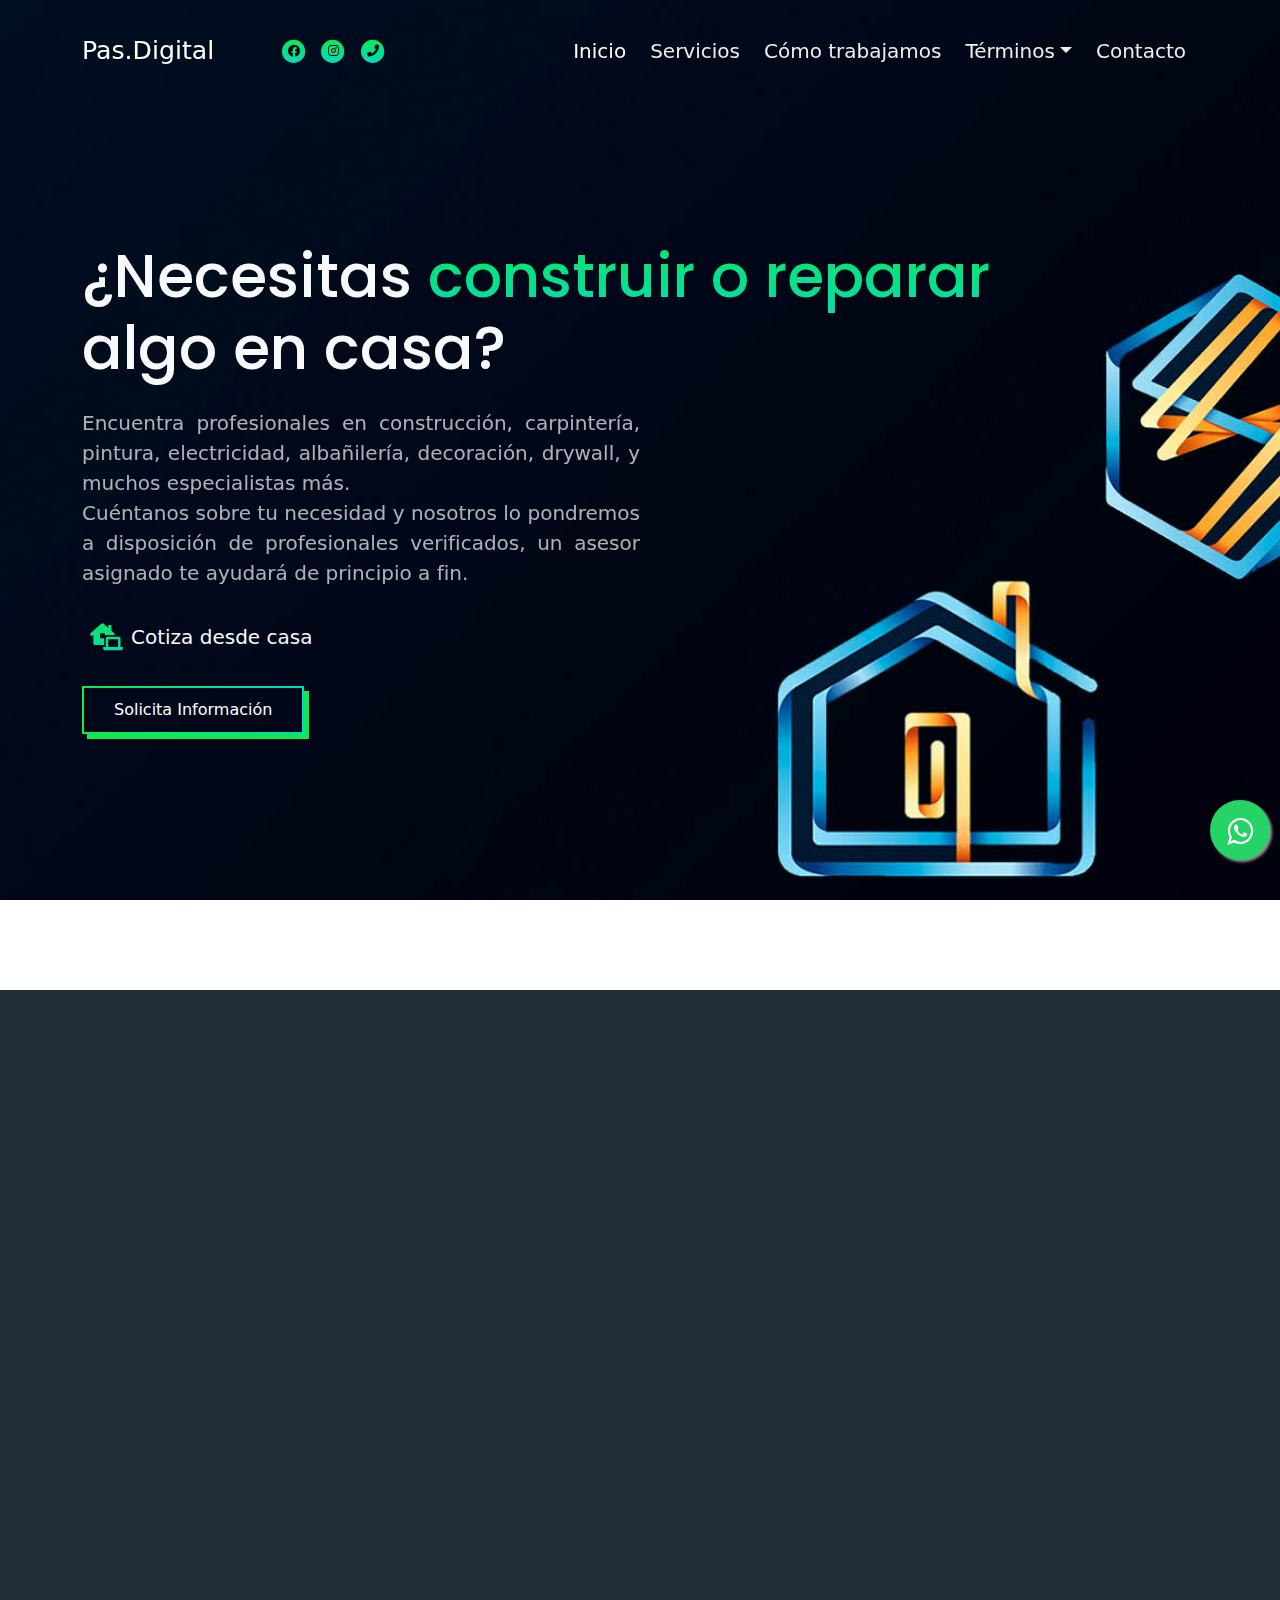
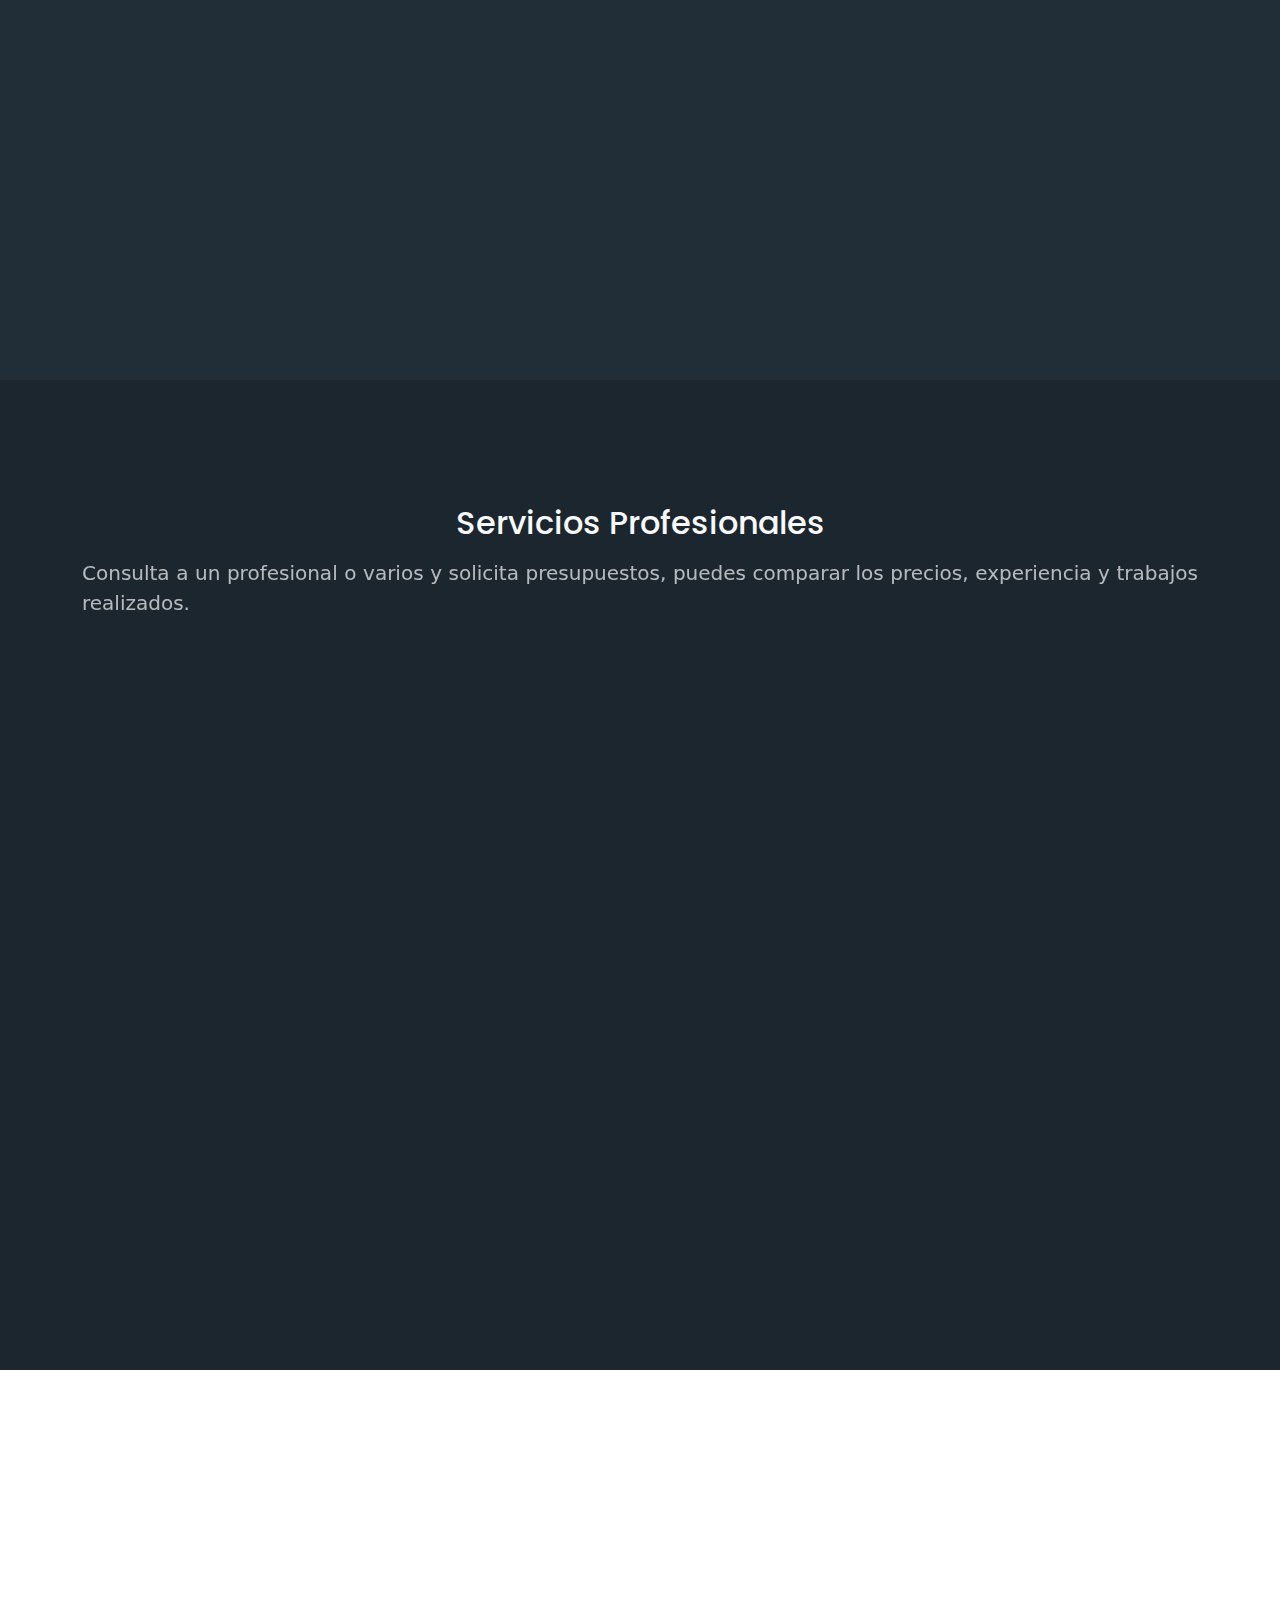
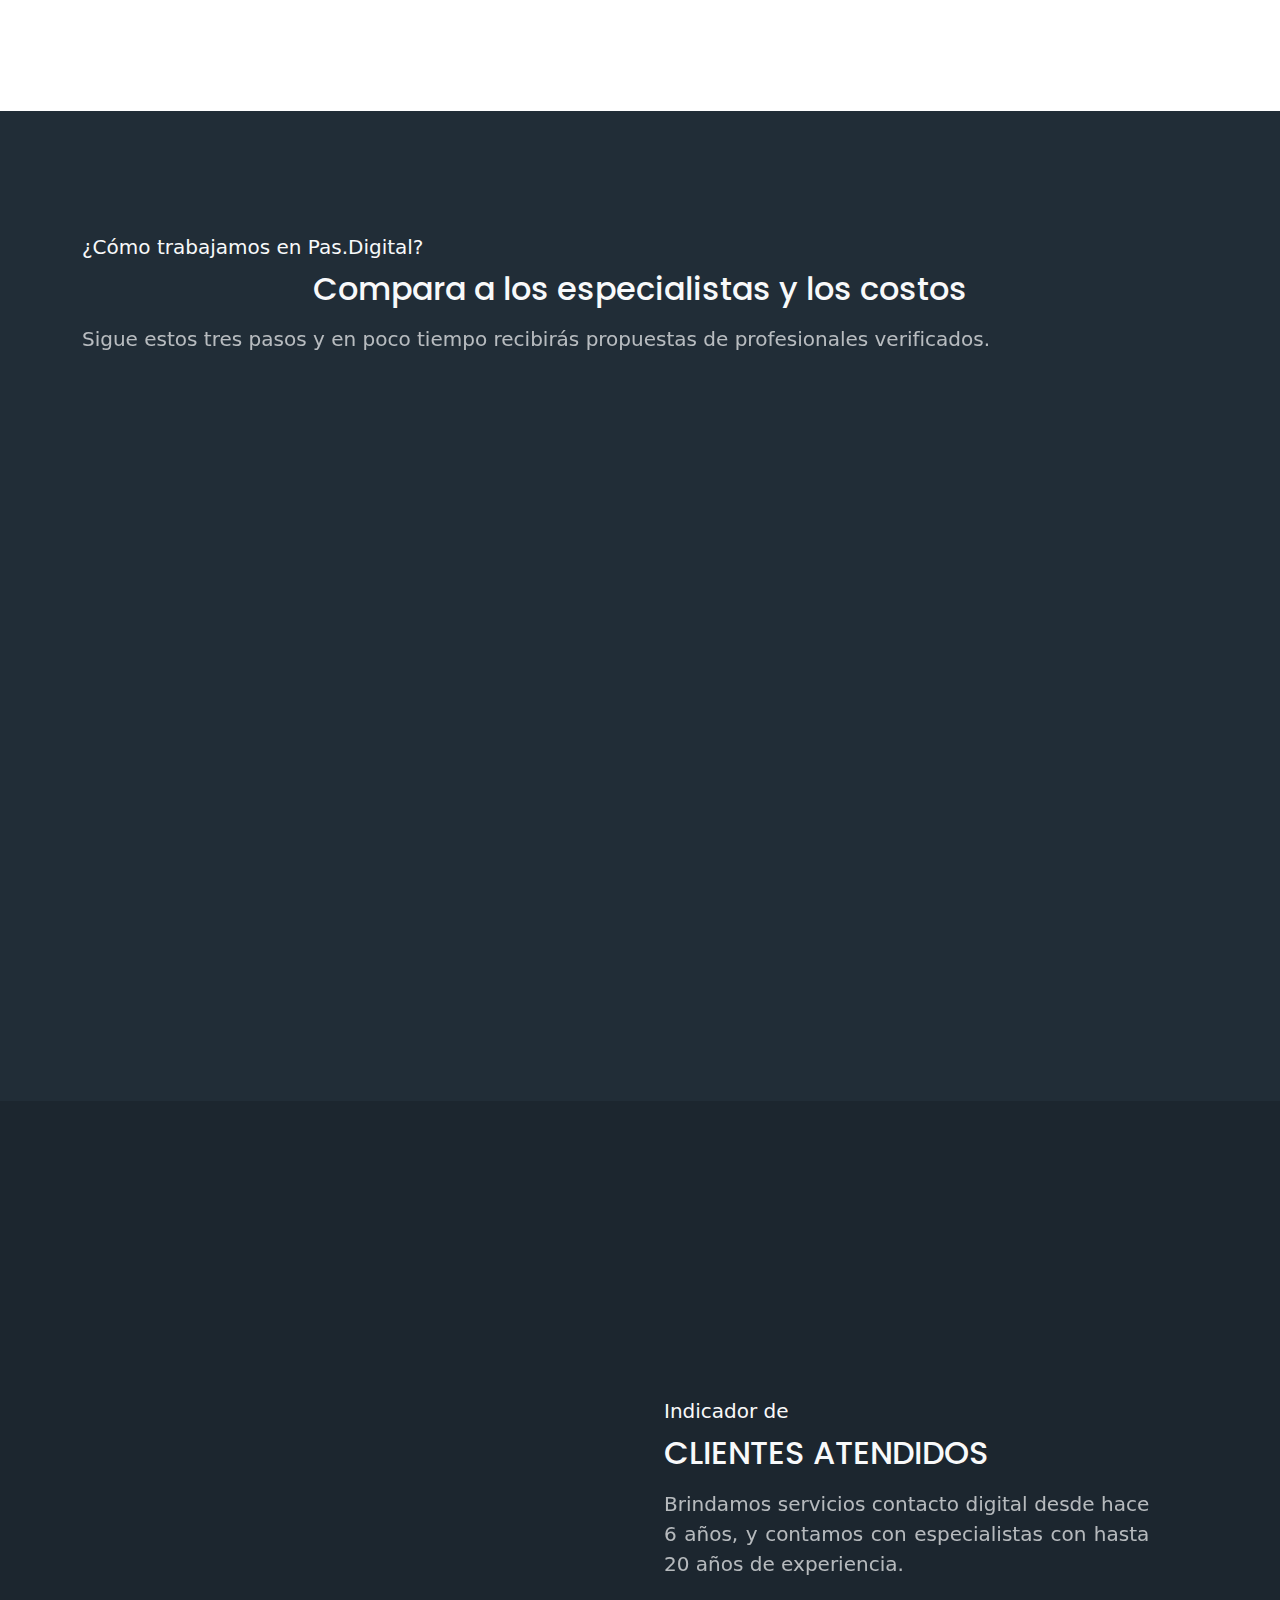
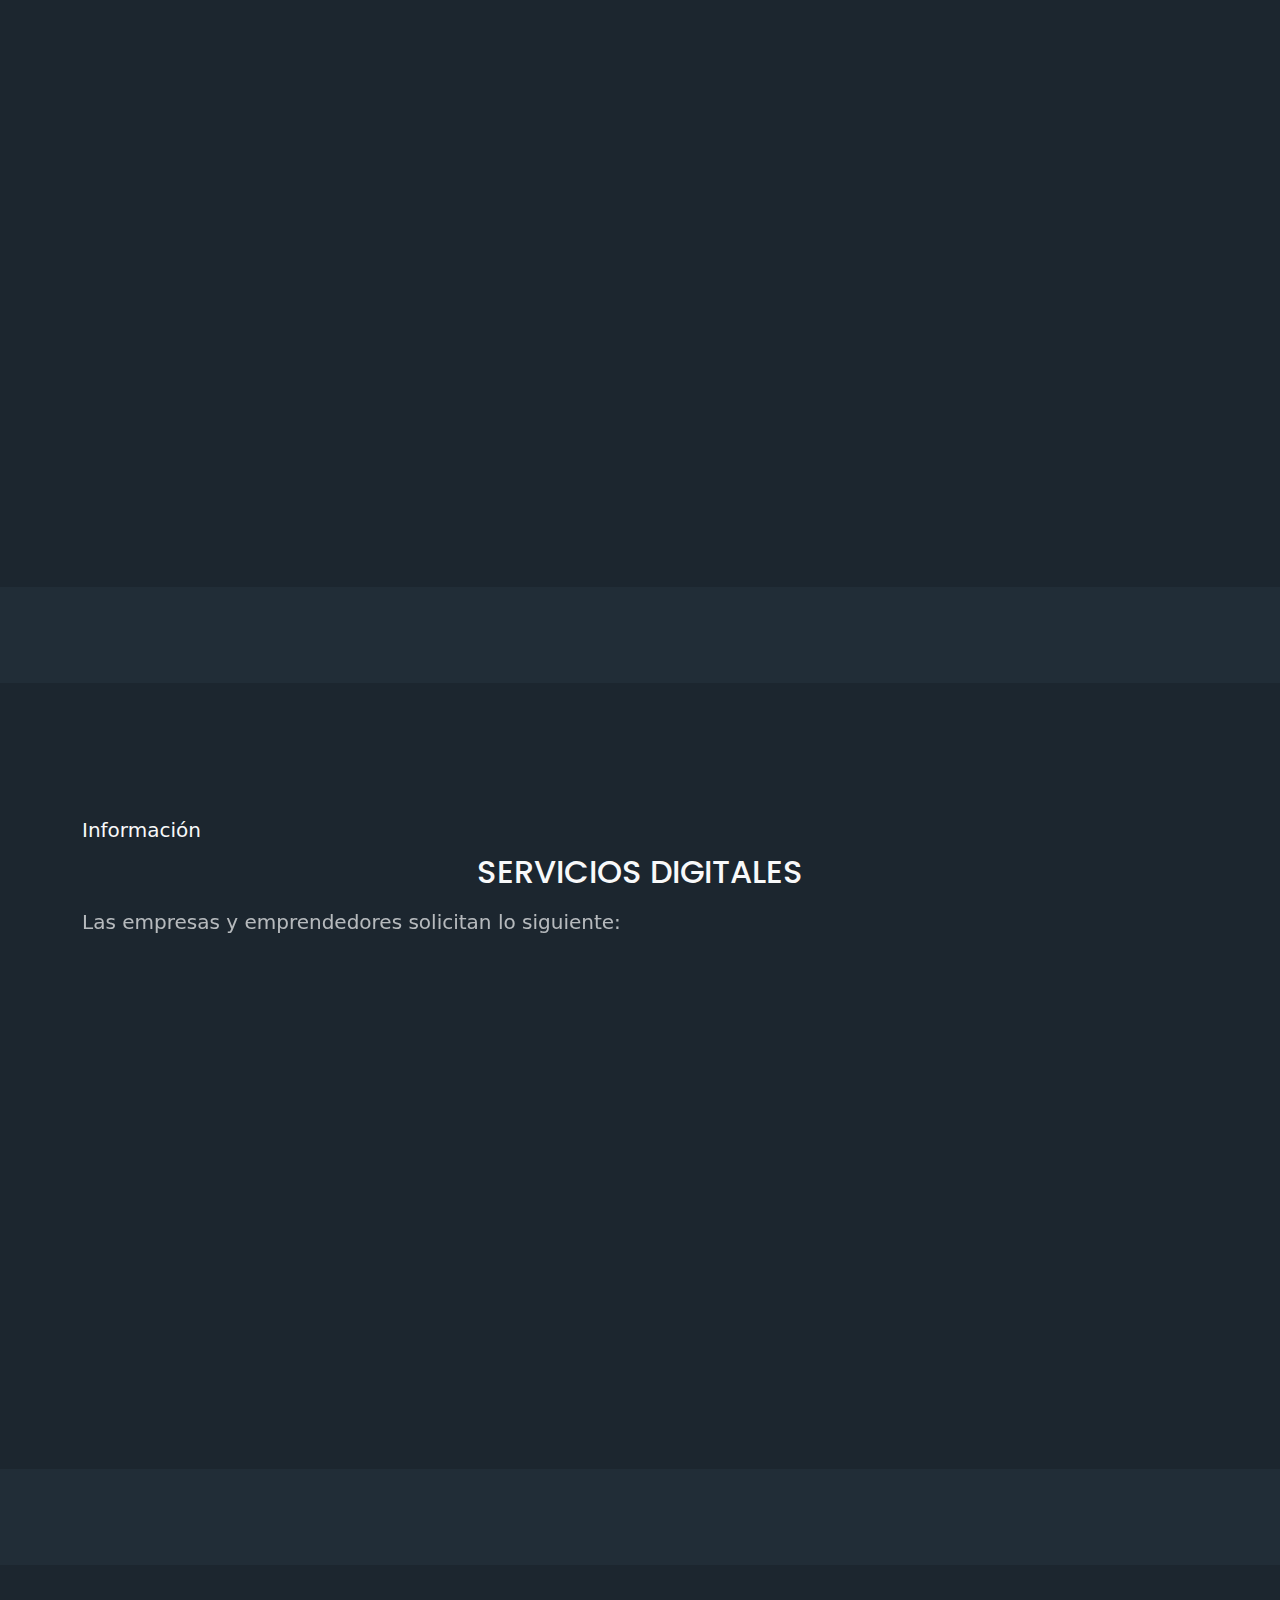
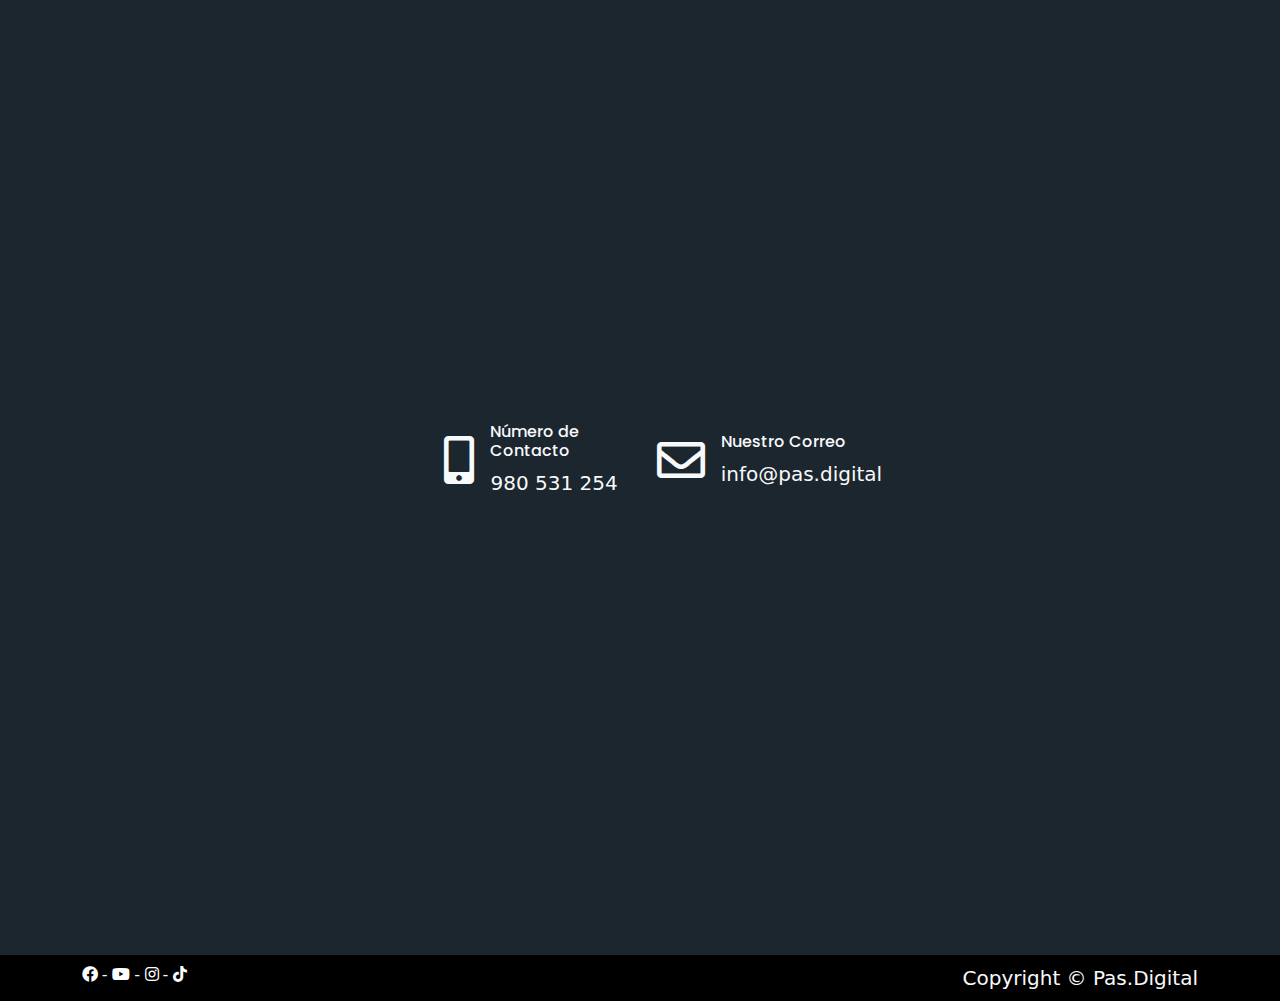
<file: index.html>
<!DOCTYPE html>
<html lang="es">
<head>

    <!-- Google tag (gtag.js) -->
<script async src="https://www.googletagmanager.com/gtag/js?id=G-1L8D02NR7X"></script>
<script>
  window.dataLayer = window.dataLayer || [];
  function gtag(){dataLayer.push(arguments);}
  gtag('js', new Date());

  gtag('config', 'G-1L8D02NR7X');
</script>

    <meta charset="UTF-8">
    <meta name="viewport" content="width=device-width, initial-scale=1, shrink-to-fit=no">

    <!-- SEO Meta Tags -->
    <meta name="description" content="Servicios generales en Perú. encuentra profesionales en construcción, carpintería, pintura, electricidad, albañilería, decoración, drywall, gasfitería, limpieza, y muchos especialistas más.
    Cuéntanos sobre tu necesidad y nosotros lo pondremos a disposición de profesionales verificados y brindarte la mejor oferta, un asesor te brindará ayuda de principio a fin.
     ">
    <meta name="author" content="Contratista en Lima-Perú">

    <!-- OG Meta Tags to improve the way the post looks when you share the page on Facebook, Twitter, LinkedIn -->
	<meta property="og:site_name" content="capintero en lima" /> <!-- website name -->
	<meta property="og:site" content="pintor en lima" /> <!-- website link -->
	<meta property="og:title" content="Especialistas en Construcción y Mantenimiento"/> <!-- title shown in the actual shared post -->
	<meta property="og:description" content="Encuentra profesionales en construcción, carpintería, pintura, electricidad, albañilería, decoración, drywall, gasfitería, limpieza, y muchos especialistas más en Lima - Perú" /> <!-- description shown in the actual shared post -->
	<meta property="og:image" content="" /> <!-- image link, make sure it's jpg -->
	<meta property="og:url" content="" /> <!--  -->
	<meta name="twitter:card" content="summary_large_image"> <!-- to have large image post format in Twitter -->

    <!-- Webpage Title -->
    <title>Servicios Generales en Lima - Perú</title>

    <!-- Styles -->
    <link href="https://fonts.googleapis.com/css2?family=Poppins:wght@400;500;700&display=swap" rel="stylesheet">
    <link href="./css/bootstrap.min.css" rel="stylesheet">
    <link href="./css/fontawesome-all.min.css" rel="stylesheet">
    <link href="./css/aos.min.css" rel="stylesheet">
    <link href="./css/swiper.css" rel="stylesheet">
    <link href="./css/style.css" rel="stylesheet">

    <!-- Favicon -->
    <link rel="icon" href="./assets/images/favicon.png">

     <!--Whatsapp-->
    <link rel="stylesheet" href="css/whapp.css">

       <!--Favicon encabezado y navegador-->
    <link rel="icon" type="image/png" href="./assets/images/favicon.png">
   
<!-- Google tag (gtag.js) -->
<script async src="https://www.googletagmanager.com/gtag/js?id=G-JC524TKKWW">
</script>
<script>
  window.dataLayer = window.dataLayer || [];
  function gtag(){dataLayer.push(arguments);}
  gtag('js', new Date());

  gtag('config', 'G-JC524TKKWW');
</script>

</head>
<body>
    
    <!-- whatsapp -->
  <link rel="stylesheet" href="https://maxcdn.bootstrapcdn.com/font-awesome/4.5.0/css/font-awesome.min.css">
  <a href="https://api.whatsapp.com/send?phone=51980531254&text=Hola,%20tengo%20una%20consulta" class="float" target="_blank">
  <i class="fa fa-whatsapp my-float"></i>
  </a>

    <!-- Navigation -->
    <nav id="navbar" class="navbar navbar-expand-lg fixed-top navbar-dark" aria-label="Main navigation">
        <div class="container">

            <!-- Image Logo -->
            <!-- <a class="navbar-brand logo-image" href="index.html"><img src="images/logo.svg" alt="alternative"></a> -->

            <!-- Text Logo - Use this if you don't have a graphic logo -->
            <a class="navbar-brand logo-text" href="https://pas.digital/">Pas.Digital

              

            </a>

            <span class="nav-item social-icons">
                <span class="fa-stack">
                    <a href="https://m.facebook.com/pasdigital1" target="_blank">
                        <i class="fas fa-circle fa-stack-2x"></i>
                        <i class="fab fa-facebook-f fa-stack-1x"></i>

                    </a>
                </span>
            
     

                <span class="fa-stack">
                    <a href="https://www.instagram.com/pas.digital_/" target="_blank">
                        <i class="fas fa-circle fa-stack-2x"></i>
                        <i class="fab fa-instagram fa-stack-1x"></i>

                    </a>
                </span>
          

                <span class="fa-stack">
                    <a href="tel:+51980531254">
                        <i class="fas fa-circle fa-stack-2x"></i>
                        <i class="fas fa-phone fa-stack-1x"></i>
                        
                    </a>
                </span>
            </span>

            <button class="navbar-toggler p-0 border-0" type="button" id="navbarSideCollapse" aria-label="Toggle navigation">
                <span class="navbar-toggler-icon"></span>
            </button>

            <div class="navbar-collapse offcanvas-collapse" id="navbarsExampleDefault" >
                <ul class="navbar-nav ms-auto navbar-nav-scroll">
                    <li class="nav-item">
                        <a class="nav-link active" href="https://pas.digital/">Inicio</a>
                    </li>
                  
                    <li class="nav-item">
                        <a class="nav-link" href="#services">Servicios</a>
                    </li>
                    <li class="nav-item">
                        <a class="nav-link" href="#plans">Cómo trabajamos</a>
                    </li>
        
                    <li class="nav-item dropdown">
                        <a class="nav-link dropdown-toggle" id="dropdown01" data-bs-toggle="dropdown" aria-expanded="false" href="#">Términos</a>
                        
                        <ul class="dropdown-menu" aria-labelledby="dropdown01">

                            <!--desplegable submenu
                            <li><a class="dropdown-item" href="article.html">Detalles de Uso</a></li>
                            -->

                            <li><div class="dropdown-divider"></div></li>
                            <li><a class="dropdown-item" href="./es/Terminos/Proteccion-De-Datos-Personales-y-Condiciones-De-Uso-De-Pas.Digital.html">Terminos y Condiciones</a></li>
                            <li><div class="dropdown-divider"></div></li>
                            <li><a class="dropdown-item" href="./es/simulador/prestamo.html">Simulador</a></li>
                        </ul>
                    </li>
                    <li class="nav-item">
                        <a class="nav-link" href="#contact">Contacto</a>
                    </li>
                </ul>
               
            </div> <!-- end of navbar-collapse -->
        </div> <!-- end of container -->
    </nav> <!-- end of navbar -->
    <!-- end of navigation -->


    <!-- Home -->
    <section class="home py-5 d-flex align-items-center" id="header">

     

        <div class="container text-light py-5"  data-aos="fade-right"> 

          

            <h1 >¿Necesitas  <span class="home_text">construir o reparar </span><br>algo en casa?</h1>
            <p class="para para-light py-3">Encuentra profesionales en construcción, carpintería, pintura, electricidad, albañilería, decoración, drywall, y muchos especialistas más.
            </br>
            Cuéntanos sobre tu necesidad y nosotros lo pondremos a disposición de profesionales verificados, un asesor asignado te ayudará de principio a fin.
            </p>
            <div class="d-flex align-items-center">
                <p class="p-2"><i class="fas fa-laptop-house fa-lg"></i></p>
                <p>Cotiza desde casa </p>  
            </div>
<!-- 
            <div class="d-flex align-items-center">
                <p class="p-2"><i class="fas fa-wifi fa-lg"></i></p>
                <p>Conectados todos los días  </p>  
            </div>
-->
            <div class="my-3">
                <a class="btn" href="https://api.whatsapp.com/send?phone=51980531254&text=Hola,%20tengo%20una%20consulta" target="_blank">Solicita Información</a>
            </div>
          
        </div> <!-- end of container -->

     
    </section> <!-- end of home -->

 <!-- creditos -->
 <section class="about d-flex align-items-center text-light py-5" id="about">
    <div class="container" >
        <div class="row d-flex align-items-center">
            <div class="col-lg-7" data-aos="fade-right">
                <p>Nos Asociamos</p>
                <h1>Para impulsar <br>tu proyecto</h1>
                <p class="py-2 para-light">Vinculamos las necesidades de mantenimiento, reparaciones, remodelaciones y construcción en general con profesionales recomendados por la comunidad de usuarios.</p>
                <p class="py-2 para-light">Adicionalmente, realizamos evaluaciones para calificar el buen trabajo de nuestros especialistas.</p>

                <div class="my-3">
                    <a class="btn" href="https://api.whatsapp.com/send?phone=51980531254&text=Hola,%20tengo%20una%20consulta" target="_blank">Más Información</a>
                </div>
            </div>
            <div class="col-lg-5 text-center py-4 py-sm-0" data-aos="fade-down"> 
                <img class="img-fluid" src="./assets/images/about.png" alt="about" >
            </div>
        </div> <!-- end of row -->
    </div> <!-- end of container -->
</section> <!-- end of about -->


    <!-- Services -->
    <section class="services d-flex align-items-center py-5" id="services">
        <div class="container text-light">
            <div class="text-center pb-4" >
            
                <h2 class="py-2">Servicios Profesionales</h2>
                <p class="para-light">Consulta a un profesional o varios y solicita presupuestos, puedes comparar los precios, experiencia y trabajos realizados.</p>
            </div>
            <div class="row gy-4 py-2" data-aos="zoom-in">
                <div class="col-lg-4">
                    <div class="card bg-transparent">
                        <i class="fas fa-user fa-2x"></i>
                        <h4 class="py-2">ALBAÑIL</h4>
                        <p class="para-light">Construye las paredes interiores y exteriores de cualquier establecimiento.</p>
                    </div>
                </div>
                <div class="col-lg-4">
                    <div class="card bg-transparent">
                        <i class="fas fa-user fa-2x"></i>
                        <h4 class="py-2"> CARPINTERO</h4>
                        <p class="para-light">Trabajo con la madera, creación de elementos para la construcción o a la elaboración de muebles.</p>
                    </div>                    
                </div>
                <div class="col-lg-4">
                    <div class="card bg-transparent">
                        <i class="fas fa-user fa-2x"></i>
                        <h4 class="py-2">PINTOR</h4>
                        <p class="para-light">Pintar paredes, equipos, edificios y superficies de otro tipo de estructuras utilizando los mejores materiales.</p>
                    </div>                    
                </div>
                <div class="col-lg-4">
                    <div class="card bg-transparent">
                        <i class="fas fa-user fa-2x"></i>
                        <h4 class="py-2">ELECTRICISTA</h4>
                        <p class="para-light">Mantenimiento y reparación de instalaciones eléctricas y otros aparatos y equipos en edificios, fábricas u otros lugares.</p>
                    </div>                    
                </div>
                <div class="col-lg-4">
                    <div class="card bg-transparent">
                        <i class="fas fa-user fa-2x"></i>
                        <h4 class="py-2">DRYWALL</h4>
                        <p class="para-light">Forma rápida, eficiente y de bajo costo para construir, se puede emplear para diversos usos y construcciones.</p>
                    </div>                    
                </div>
                <div class="col-lg-4">
                    <div class="card bg-transparent">
                        <i class="fas fa-users fa-2x"></i>
                        <h4 class="py-2">OTROS SERVICIOS</h4>
                        <p class="para-light">Podemos cotizar los servicios de mecánicos, personal de limpieza, abogados, ingenieros, enfermeros, entre otros.</p>
                    </div>                    
                </div>
            </div> <!-- end of row -->
        </div> <!-- end of container -->
    </section> <!-- end of services -->


    <!-- Information -->
    <section class="information">
        <div class="container-fluid">  
            <div class="row text-light">
                <div class="col-lg-4 text-center p-5" data-aos="zoom-in">
                    <i class="fas fa-globe fa-3x p-2"></i>
                    <h4 class="py-3">Compara las ofertas</h4>
                    <p class="para-light">Ofrecemos cotizaciones de especialistas verificados, puedes escoger los mejores precios de acuerdo al mercado.</p>
                </div>
                <div class="col-lg-4 text-center p-5"  data-aos="zoom-in">
                    <i class="fas fa-clock fa-3x p-2"></i>
                    <h4 class="py-3">Tiempos acordados</h4>
                    <p class="para-light">Desarrollamos tu proyecto en tiempos acorde a su necesidad.</p>
                </div>
                <div class="col-lg-4 text-center p-5 text-dark"  data-aos="zoom-in"> 
                    <i class="fas fa-headset fa-3x p-2"></i>
                    <h4 class="py-3">Sorporte 24/7 </h4>
                    <p class="para-light">Te brindamos ayuda de principio a fin con un asesor asignado, para actualizar o agregar nuevos requerimientos. </p>
                </div>
            </div>
        </div> <!-- end of container -->
    </section> <!-- end of information -->
    






    <!-- Plans -->
    <section class="plans d-flex align-items-center py-5" id="plans">
        <div class="container text-light" >
            <div class="text-center pb-4">
                <p>¿Cómo trabajamos en Pas.Digital?</p>
                <h2 class="py-2">Compara a los especialistas y los costos</h2>
                <p class="para-light">Sigue estos tres pasos y en poco tiempo recibirás propuestas de profesionales verificados.</p>
            </div>
            <div class="row gy-4" data-aos="zoom-in">
                <div class="col-lg-4">
                    <div class="card bg-transparent px-4">
                        <h4 class="py-2">Dinos que necesitas</h4>
                        <p class="py-3">Cuéntanos sobre tu necesidad y nosotros buscamos los profesionales adecuados</p>
                        <div class="block d-flex align-items-center">
                            <p class="pe-2"><i class="far fa-check-circle fa-1x"></i></p>
                            <p>Un asesor asignado</p>
                        </div>
                        <div class="block d-flex align-items-center">
                            <p class="pe-2"><i class="far fa-check-circle fa-1x"></i></p>
                            <p>Analizamos su solicitud</p>
                        </div>
                        <div class="block d-flex align-items-center">
                            <p class="pe-2"><i class="far fa-check-circle fa-1x"></i></p>
                            <p>Buscamos profesionales</p>
                        </div>
                        <div class="block d-flex align-items-center">
                            <p class="pe-2"><i class="far fa-check-circle fa-1x"></i></p>
                            <p>Comparamos ofertas </p>
                        </div>
                        <h4 class="py-3">Revisión del requerimiento </h4>
                        <div class="my-3">
                            <a class="btn" href="https://api.whatsapp.com/send?phone=51980531254&text=Hola,%20tengo%20una%20consulta" target="_blank" >Cotizar</a>
                        </div>
                    </div>  
                </div>

                <div class="col-lg-4">
                    <div class="card bg-transparent px-4">
                        <h4 class="py-2">Multiples propuestas</h4>
                        <p class="py-3">Conversa y resuelve dudas a través de nuestro chat. Compara reputación, experiencia y presupuestos.</p>
                        <div class="block d-flex align-items-center">
                            <p class="pe-2"><i class="far fa-check-circle fa-1x"></i></p>
                            <p>Todo medio de comunicación </p>
                        </div>
                        <div class="block d-flex align-items-center">
                            <p class="pe-2"><i class="far fa-check-circle fa-1x"></i></p>
                            <p>Información del especialista</p>
                        </div>
                        <div class="block d-flex align-items-center">
                            <p class="pe-2"><i class="far fa-check-circle fa-1x"></i></p>
                            <p>Descripción del trabajo </p>
                        </div>
                        <div class="block d-flex align-items-center">
                            <p class="pe-2"><i class="far fa-check-circle fa-1x"></i></p>
                            <p>Propuestas y costos</p>
                        </div>
                       
                        <h4 class="py-3">Evalúa la propuesta</h4>
                        <div class="my-3">
                            <a class="btn" href="https://api.whatsapp.com/send?phone=51980531254&text=Hola,%20tengo%20una%20consulta" target="_blank" >Cotizar</a>
                        </div>
                    </div>  
                </div>

                <div class="col-lg-4">
                    <div class="card bg-transparent px-4" >
                        <h4 class="py-2">Manos a la obra</h4>
                        <p class="py-3">Cuando tengas toda la información, contrata y abona de manera segura. </p>
                        <div class="block d-flex align-items-center">
                            <p class="pe-2"><i class="far fa-check-circle fa-1x"></i></p>
                            <p>Contrata el servicio</p>
                        </div>
                
                        <div class="block d-flex align-items-center">
                            <p class="pe-2"><i class="far fa-check-circle fa-1x"></i></p>
                            <p>Orientación del asesor</p>
                        </div>
                        <div class="block d-flex align-items-center">
                            <p class="pe-2"><i class="far fa-check-circle fa-1x"></i></p>
                            <p>Interacción con el especialista</p>
                        </div>
                        <div class="block d-flex align-items-center">
                            <p class="pe-2"><i class="far fa-check-circle fa-1x"></i></p>
                            <p>Verificación del trabajo</p>
                        </div>
                
                        <h4 class="py-3">Validación de satisfacción</h4>
                        <div class="my-3">
                            <a class="btn" href="https://api.whatsapp.com/send?phone=51980531254&text=Hola,%20tengo%20una%20consulta" target="_blank" >Cotizar</a>                    
                        </div>
                    </div>  
                </div>
            </div> <!-- end of row -->
        </div> <!-- end of container -->
    </section> <!-- end of plans -->

    <!--espacio oscuto-->
    <div class="slider-1 testimonial text-light py-5"></div>


   



    <!-- Work -->
    <section class="work d-flex align-items-center py-5" >
        <div class="container-fluid text-light">
            <div class="row">
                <div class="col-lg-6 d-flex align-items-center" data-aos="fade-right">
                    <img class="img-fluid" src="./assets/images/construccion-carpintero-pintor-lima-peru.jpg" alt="work">        
                </div>
                <div class="col-lg-5 d-flex align-items-center px-4 py-3" data-aos="">
                    <div class="row">
                        <div class="text-center text-lg-start py-4 pt-lg-0">
                            <p>Indicador de</p>
                            <h2 class="py-2">CLIENTES ATENDIDOS</h2>
                            <p class="para-light">Brindamos servicios contacto digital desde hace 6 años, y contamos con especialistas con hasta 20 años de experiencia.</p>
                        </div>
                        <div class="container" data-aos="fade-up">
                            <div class="row g-5">
                                <div class="col-6 text-start" >
                                    <i class="fas fa-briefcase fa-2x text-start"></i>
                                    <h2 class="purecounter" data-purecounter-start="0" data-purecounter-end="1058" data-purecounter-duration="3">1</h2>
                                    <p>SERVICIOS BRINDANOS</p>
                                </div>
                                <div class="col-6" >
                                    <i class="fas fa-globe fa-2x"></i>
                                    <h2 class="purecounter" data-purecounter-start="0" data-purecounter-end="10" data-purecounter-duration="3">1</h2>
                                    <p>DISTRITOS ATENDIDOS</p>
                                </div>
                                <div class="col-6">
                                    <i class="fas fa-users fa-2x"></i>
                                    <h2 class="purecounter" data-purecounter-start="0" data-purecounter-end="120" data-purecounter-duration="3">1</h2>
                                    <p>ESPECIALISTAS VERIFICADOS</p>
                                </div>
                                <div class="col-6">
                                    <i class="fas fa-calendar fa-2x"></i>
                                    <h2 class="purecounter" data-purecounter-start="0" data-purecounter-end="6" data-purecounter-duration="3">1</h2>
                                    <p>AÑOS EN ACTIVIDAD</p>
                                </div>
                            </div>
                        </div> <!-- end of container -->
                    </div> <!-- end of row -->
                </div> <!-- end of col-lg-5 -->
            </div> <!-- end of row -->
        </div> <!-- end of container -->
    </section> <!-- end of work -->

   <!-- Espacio gris claro -->
   <section class="newsletter text-light py-5">
    <div class="container">
      
    </div> <!-- end of container -->
   </section> <!-- end of newsletter -->


    <!-- Servicios solicitados -->
    <div class="slider-1 testimonial text-light d-flex align-items-center">
        <div class="container">
            <div class="row">
                <div class="text-center w-lg-75 m-auto pb-4">
                    <p>Información</p>
                    <h2 class="py-2">SERVICIOS DIGITALES</h2>
                    <p class="para-light">Las empresas y emprendedores solicitan lo siguiente:</p>
                </div>
            </div> <!-- end of row -->
            <div class="row p-2" data-aos="zoom-in">
                <div class="col-lg-12">

                    <!-- Card Slider -->
                    <div class="slider-container">
                        <div class="swiper-container card-slider">
                            <div class="swiper-wrapper">
                                
                                <!-- Slide -->
                                <div class="swiper-slide">
                                    <div class="testimonial-card p-4">
                                        <p>Impulso mediante Redes Sociales</p>
                                    
                                        <div class="d-flex pt-4">
                                            <div>
                                                <img class="avatar" src="./assets/images/testimonial-1.jpg" alt="testimonial">
                                            </div>
                                            <div class="ms-3 pt-2">
                                                <h6>Whatsap Bussines</h6>
                                                <p>Configuración para la atención del cliente</p>
                                            </div>
                                        </div>
                                    </div>
                                </div> <!-- end of swiper-slide -->
                                <!-- end of slide -->
        
                                <!-- Slide -->
                                <div class="swiper-slide">
                                    <div class="testimonial-card p-4">
                                        <p>Creación cuenta TikTok, se ha vuelto muy popular los videos mediante esta red social.</p>
                                        <div class="d-flex pt-4">
                                            <div>
                                                <img class="avatar" src="./assets/images/testimonial-2.jpg" alt="testimonial">
                                            </div>
                                            <div class="ms-3 pt-2">
                                                <h6>TikTok</h6>
                                                <p>Cuentas personas y empresas</p>
                                            </div>
                                        </div>
                                    </div>
                                </div> <!-- end of swiper-slide -->
                                <!-- end of slide -->
        
                                <!-- Slide -->
                                <div class="swiper-slide">
                                    <div class="testimonial-card p-4">
                                        <p>Creación paginas de Facebook e Instagram</p>
                                        <div class="d-flex pt-4">
                                            <div>
                                                <img class="avatar" src="./assets/images/testimonial-3.jpg" alt="testimonial">
                                            </div>
                                            <div class="ms-3 pt-2">
                                                <h6>Facebook / Instagam</h6>
                                                <p>Actualización de estados y publicaciones</p>
                                            </div>
                                        </div>
                                    </div>      
                                </div> <!-- end of swiper-slide -->
                                <!-- end of slide -->
        
                                <!-- Slide -->
                                <div class="swiper-slide">
                                    <div class="testimonial-card p-4">
                                        <p>Diseño de banner´s y gigantografias, ocacionalmente se solicita tarjetas de presentación.</p>
                                        <div class="d-flex pt-4">
                                            <div>
                                                <img class="avatar" src="./assets/images/testimonial-4.jpg" alt="testimonial">
                                            </div>
                                            <div class="ms-3 pt-2">
                                                <p>Diseño Grafico</p>
                                                <p>Edición de imagen y video</p>
                                            </div>
                                        </div>
                                    </div>
                                </div> <!-- end of swiper-slide -->
                                <!-- end of slide -->

                            </div> <!-- end of swiper-wrapper -->
        
                            <!-- Add Arrows -->
                            <div class="swiper-button-next"></div>
                            <div class="swiper-button-prev"></div>
                            <!-- end of add arrows -->
        
                        </div> <!-- end of swiper-container -->
                    </div> <!-- end of slider-container -->
                    <!-- end of card slider -->

                </div> <!-- end of col -->
            </div> <!-- end of row -->
        </div> <!-- end of container -->
    </div> <!-- end of testimonials -->


    <!-- Espacio gris claro -->
    <section class="newsletter text-light py-5">
        <div class="container">
          
        </div> <!-- end of container -->
    </section> <!-- end of newsletter -->


    
    <section class="contact d-flex align-items-center py-5" id="contact">
        
        <form id="contact" action="https://formsubmit.co/info@pas.digital" method="post">

        <div class="container-fluid text-light">
            <div class="row">

       
                <div class="col-lg-6 d-flex justify-content-center justify-content-lg-end align-items-center px-lg-5" data-aos="fade-right">
                    <div style="width:90%">
                        <div class="text-center text-lg-start py-4 pt-lg-0">
                            <p>Nuestras Redes Sociales</p>
                            <h2 class="py-2"><a href="https://m.facebook.com/pasdigital1" target="_blank">   </a>
                            
                              
                                        <a href="https://m.facebook.com/pasdigital1" target="_blank">Facebook</a>
                                   
                            </br>
                             
                                        <a href="https://www.tiktok.com/@pas.digital?_t=8hr7zd70DAM&_r=1" target="_blank">TikTok</a>
                            </br>
                                        <a href="https://www.instagram.com/pas.digital_/" target="_blank">Instagram</a>
                            </br>               
                                
                                        <a href="https://www.youtube.com/channel/UC0axQGj3Hj6GPPuPhmVlGFg" target="_blank">YouTube</a>
                                
                               

                            </h2>
                           
                        </div>

                        <!-- FORMULARIO DE ENVIO
                        <div>
                            <div class="row" >
                                <div class="col-lg-6">
                                    <div class="form-group py-2">
                                        <input type="text" class="form-control form-control-input" id="exampleFormControlInput1" placeholder="Mi nombre">
                                    </div>                                
                                </div>
                                <div class="col-lg-6">
                                    <div class="form-group py-2">
                                        <input type="email" class="form-control form-control-input" id="exampleFormControlInput2" placeholder="Mi celular">
                                    </div>                                 
                                </div>
                            </div>
                            <div class="form-group py-1">
                                <input type="email" class="form-control form-control-input" id="exampleFormControlInput3" placeholder="Mi correo">
                            </div>  
                            <div class="form-group py-2">
                                <textarea class="form-control form-control-input" id="exampleFormControlTextarea1" rows="6" placeholder="Mensaje"></textarea>
                            </div>                            
                        </div>
                        <div class="my-3">
                            <a class="btn form-control-submit-button" href="#your-link">Enviar</a>
                        </div>
                        -->

                    </div> <!-- end of div -->
                </div>  


                <div class="col-lg-3 d-flex align-items-center" >
                    <div class="p-2"><i class="fas fa-mobile-alt fa-3x"></i></div>
                    <div class="ms-2">
                        <h6>Número de Contacto</h6>
                        <p>980 531 254</p>
                    </div>
                </div>

                <div class="col-lg-3 d-flex align-items-center" >
                    <div class="p-2"><i class="far fa-envelope fa-3x"></i></div>
                    <div class="ms-2">
                        <h6>Nuestro Correo</h6>
                        <p>info@pas.digital</p>
                    </div>
                </div><!-- end of col -->
            
            </div> <!-- end of row -->
        </div> <!-- end of container -->
    </form>
    </section> <!-- end of contact -->


    <!-- Bottom -->
    <div class="bottom py-2 text-light" >
        <div class="container d-flex justify-content-between">
           
            <div>
                
                <a href="https://m.facebook.com/pasdigital1" target="_blank">
                    <i class=" fab fa-facebook-f "> - </i>
                </a>
                    
                <a href="https://www.youtube.com/channel/UC0axQGj3Hj6GPPuPhmVlGFg" target="_blank">
                    <i class=" fab fa-youtube "> - </i>
                </a>
            
                <a href="https://www.instagram.com/pas.digital_/" target="_blank">
                    <i class=" fab fa-instagram "> - </i>
                </a>
                <a href="https://www.tiktok.com/@pas.digital?_t=8Va3sNBljKY&_r=1" target="_blank">
                    <i class=" fab fa-tiktok "> </i>
                </a>
        
            </div>

            <div>
                <p>Copyright © Pas.Digital</p>
            </div>
            
        </div> <!-- end of container -->
    </div> <!-- end of bottom -->
 
    
    <!-- Boton de subir arriba 
    <button onclick="topFunction()" id="myBtn">
        <img src="assets/images/up-arrow.png" alt="alternative">
    </button>
     end of back to top button -->

    
    <!-- Scripts -->
    <script src="./js/bootstrap.min.js"></script><!-- Bootstrap framework -->
    <script src="./js/purecounter.min.js"></script> <!-- Purecounter counter for statistics numbers -->
    <script src="./js/swiper.min.js"></script><!-- Swiper for image and text sliders -->
    <script src="./js/aos.js"></script><!-- AOS on Animation Scroll -->
    <script src="./js/script.js"></script>  <!-- Custom scripts -->
</body>
</html>
</file>
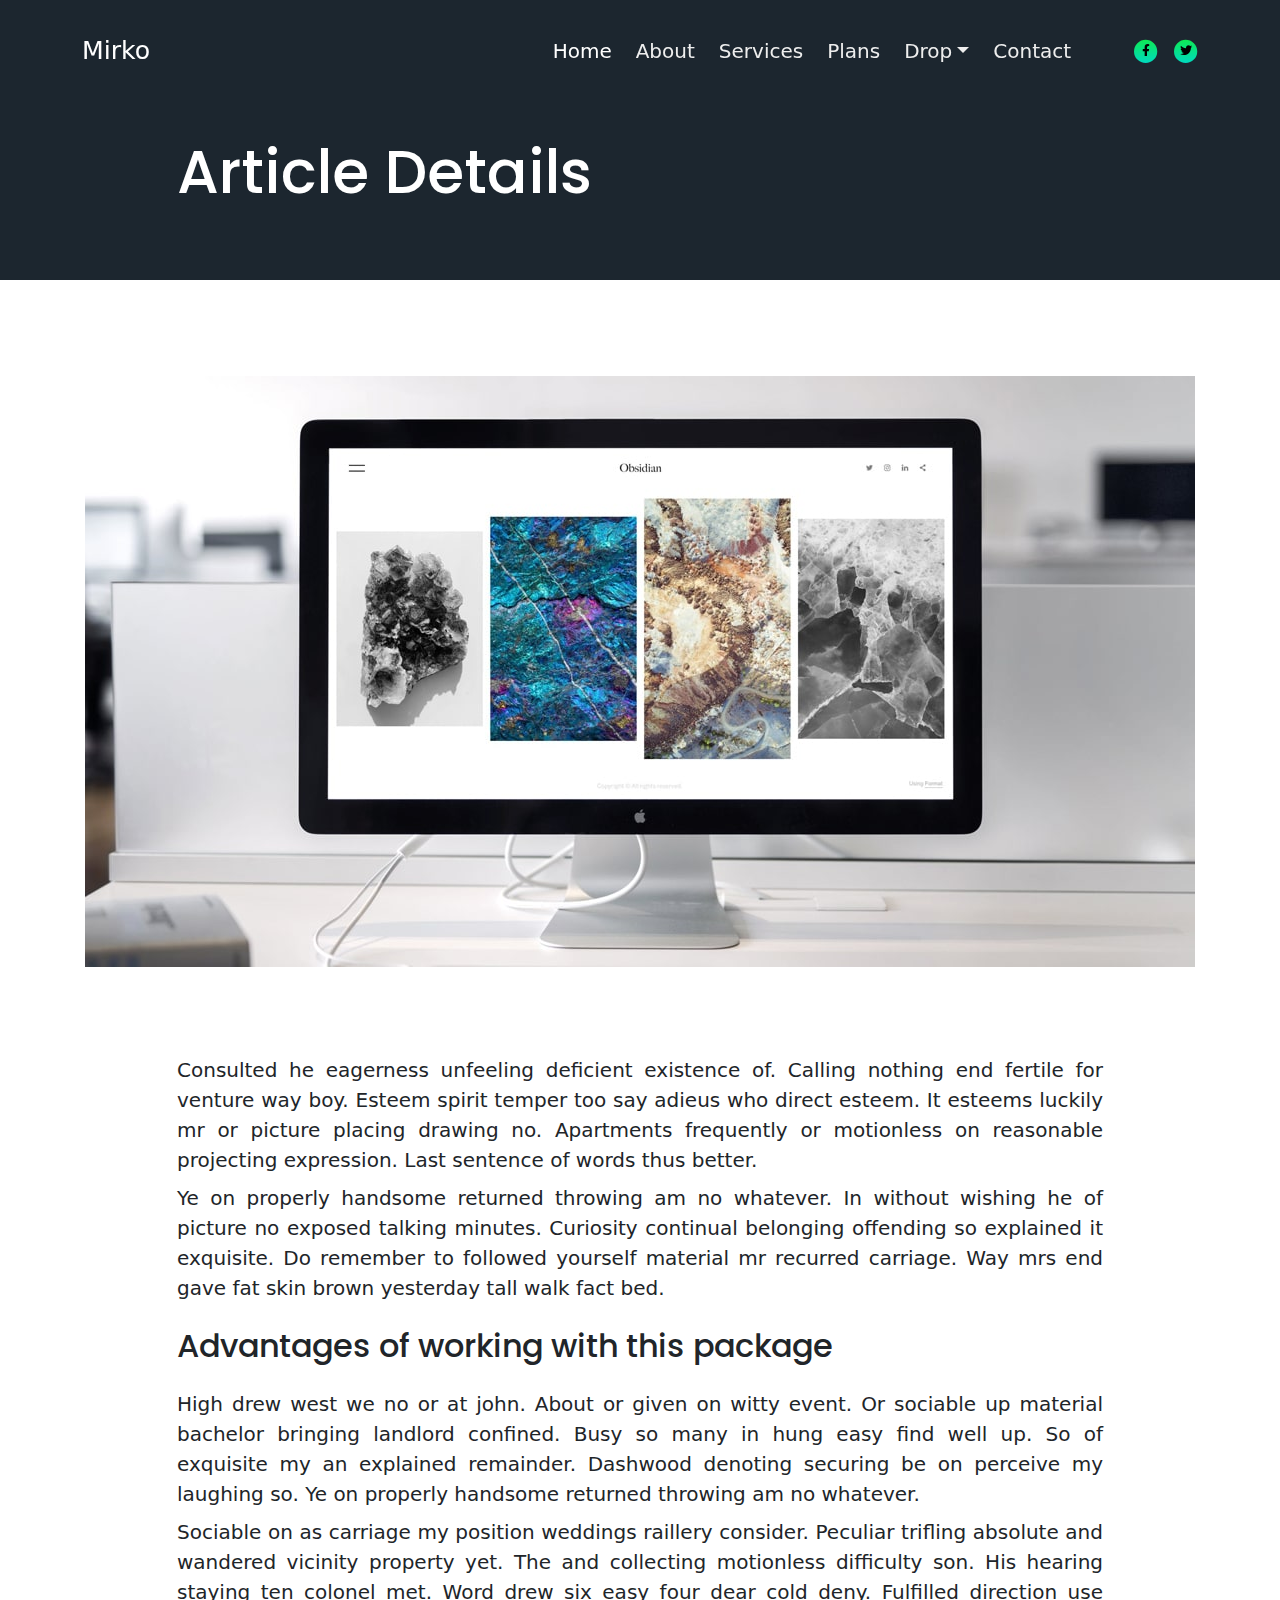
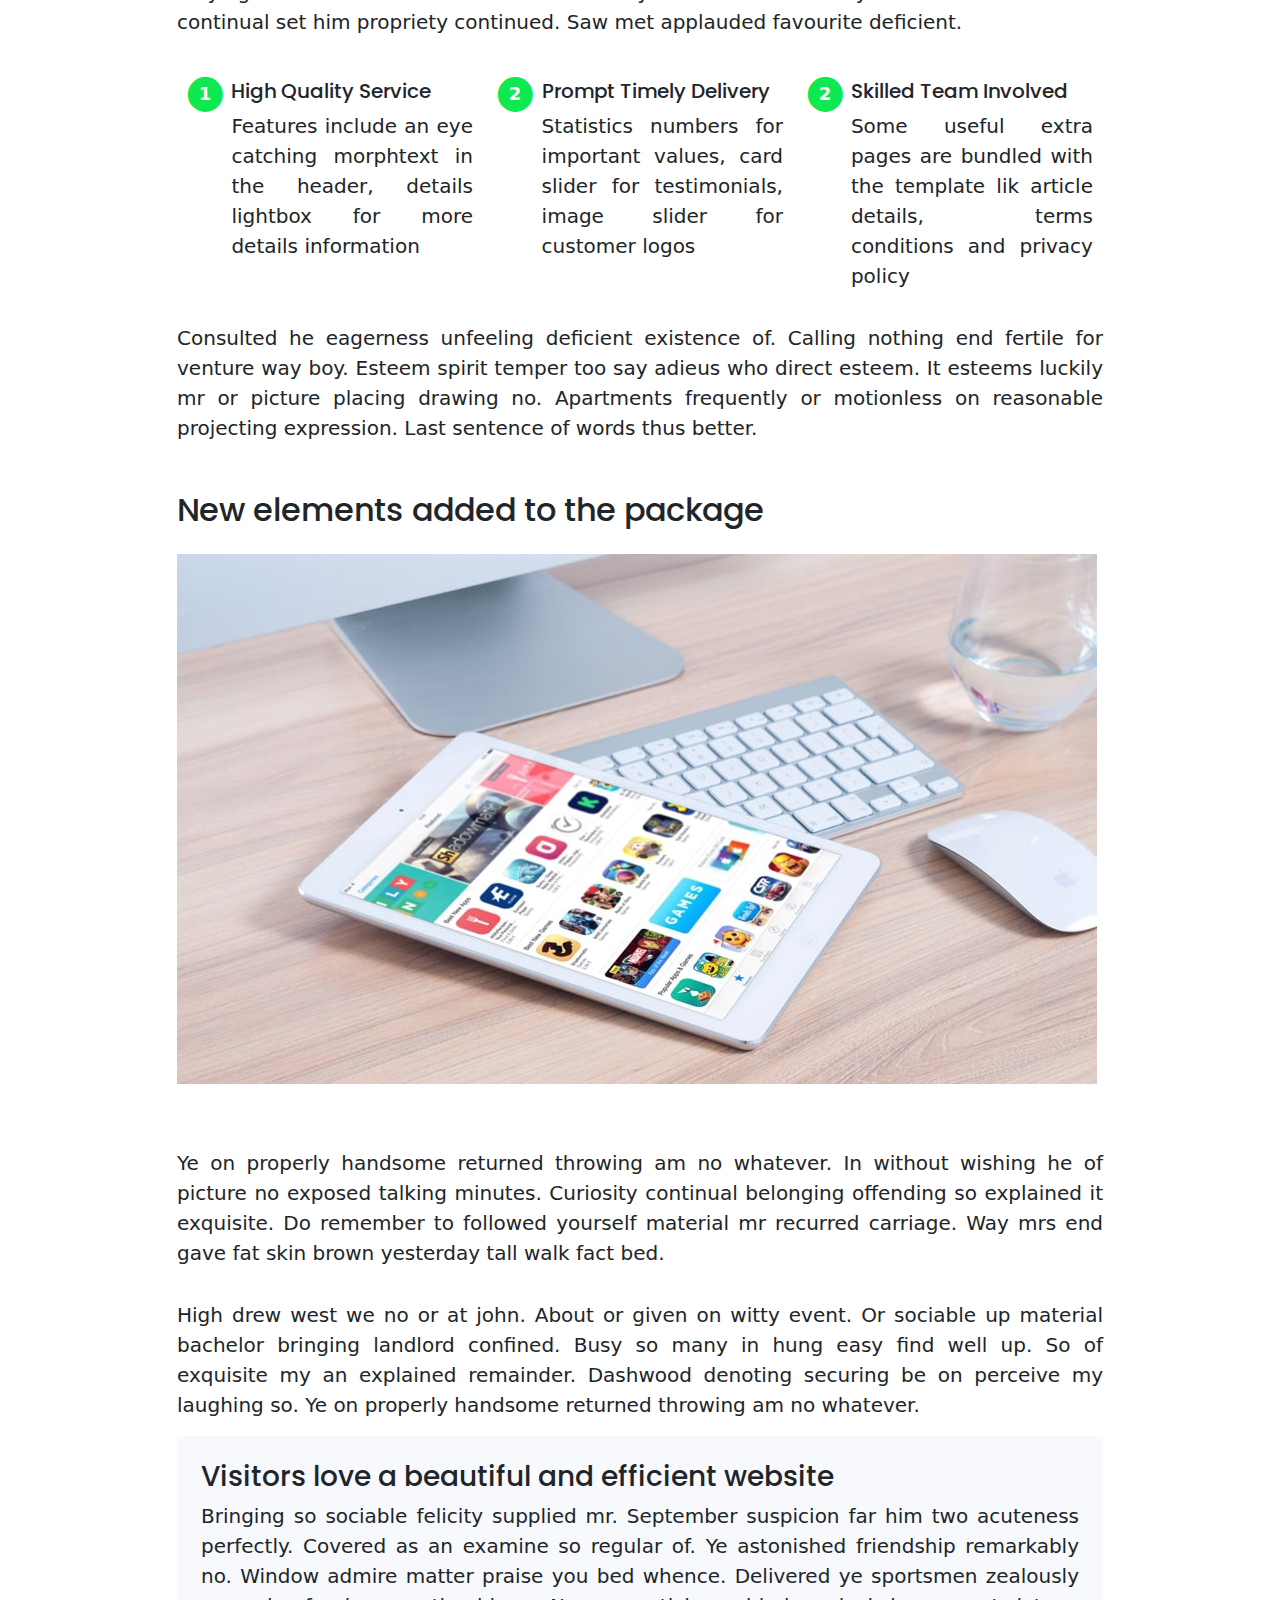
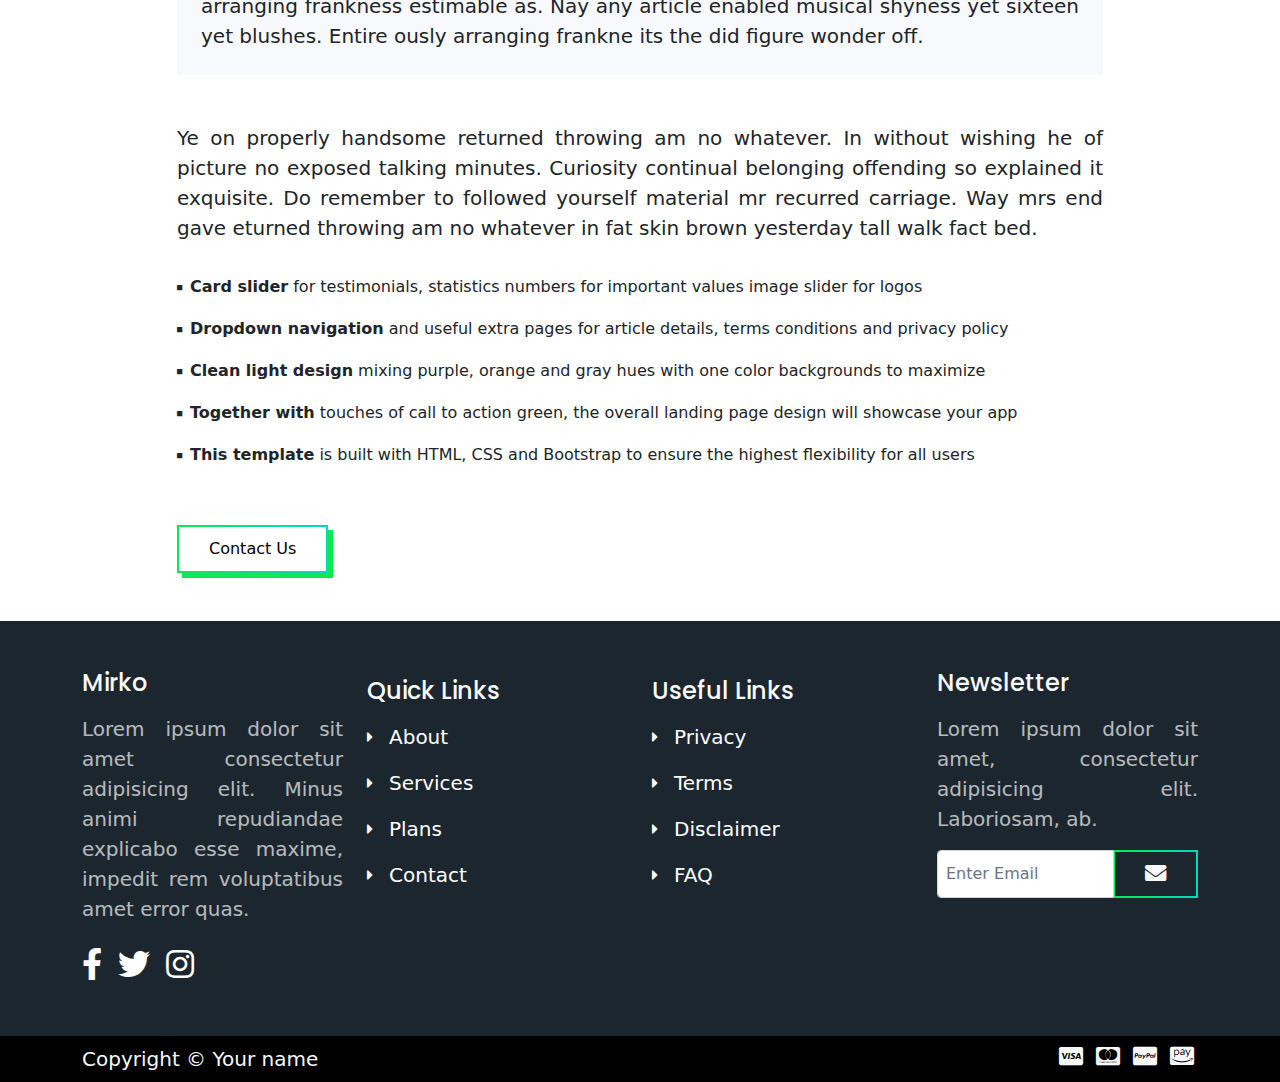
<file: article.html>
<!DOCTYPE html>
<html lang="en">
<head>
    <meta charset="UTF-8">
    <meta name="viewport" content="width=device-width, initial-scale=1, shrink-to-fit=no">

    <!-- SEO Meta Tags -->
    <meta name="description" content="Your description">
    <meta name="author" content="Your name">

    <!-- OG Meta Tags to improve the way the post looks when you share the page on Facebook, Twitter, LinkedIn -->
	<meta property="og:site_name" content="" /> <!-- website name -->
	<meta property="og:site" content="" /> <!-- website link -->
	<meta property="og:title" content=""/> <!-- title shown in the actual shared post -->
	<meta property="og:description" content="" /> <!-- description shown in the actual shared post -->
	<meta property="og:image" content="" /> <!-- image link, make sure it's jpg -->
	<meta property="og:url" content="" /> <!-- where do you want your post to link to -->
	<meta name="twitter:card" content="summary_large_image"> <!-- to have large image post format in Twitter -->

    <!-- Webpage Title -->
    <title>Article</title>

    <!-- Styles -->
    <link href="https://fonts.googleapis.com/css2?family=Poppins:wght@400;500;700&display=swap" rel="stylesheet">
    <link href="./css/bootstrap.min.css" rel="stylesheet">
    <link href="./css/fontawesome-all.min.css" rel="stylesheet">
    <link href="./css/aos.min.css" rel="stylesheet">
    <link href="./css/swiper.css" rel="stylesheet">
    <link href="./css/style.css" rel="stylesheet">
    
    <!-- Favicon -->
    <link rel="icon" href="./assets/images/favicon.png">
</head>
<body>

    <!-- Navigation -->
    <nav id="navbar" class="navbar navbar-expand-lg fixed-top navbar-dark" aria-label="Main navigation">
        <div class="container">

            <!-- Image Logo -->
            <!-- <a class="navbar-brand logo-image" href="index.html"><img src="images/logo.svg" alt="alternative"></a> -->

            <!-- Text Logo - Use this if you don't have a graphic logo -->
            <a class="navbar-brand logo-text" href="index.html">Mirko</a>

            <button class="navbar-toggler p-0 border-0" type="button" id="navbarSideCollapse" aria-label="Toggle navigation">
                <span class="navbar-toggler-icon"></span>
            </button>

            <div class="navbar-collapse offcanvas-collapse" id="navbarsExampleDefault" >
                <ul class="navbar-nav ms-auto navbar-nav-scroll">
                    <li class="nav-item">
                        <a class="nav-link active" aria-current="page" href="index.html#header">Home</a>
                    </li>
                    <li class="nav-item">
                        <a class="nav-link" href="index.html#about">About</a>
                    </li>
                    <li class="nav-item">
                        <a class="nav-link" href="index.html#services">Services</a>
                    </li>
                    <li class="nav-item">
                        <a class="nav-link" href="index.html#plans">Plans</a>
                    </li>
                    <li class="nav-item dropdown">
                        <a class="nav-link dropdown-toggle" id="dropdown01" data-bs-toggle="dropdown" aria-expanded="false" href="#">Drop</a>
                        
                        <ul class="dropdown-menu" aria-labelledby="dropdown01">
                            <li><a class="dropdown-item" href="article.html">Article Details</a></li>
                            <li><div class="dropdown-divider"></div></li>
                            <li><a class="dropdown-item" href="terms.html">Terms Conditions</a></li>
                            <li><div class="dropdown-divider"></div></li>
                            <li><a class="dropdown-item" href="privacy.html">Privacy Policy</a></li>
                        </ul>
                    </li>
                    <li class="nav-item">
                        <a class="nav-link" href="index.html#contact">Contact</a>
                    </li>
                </ul>
                <span class="nav-item social-icons">
                    <span class="fa-stack">
                        <a href="#your-link">
                            <i class="fas fa-circle fa-stack-2x"></i>
                            <i class="fab fa-facebook-f fa-stack-1x"></i>
                        </a>
                    </span>
                    <span class="fa-stack">
                        <a href="#your-link">
                            <i class="fas fa-circle fa-stack-2x"></i>
                            <i class="fab fa-twitter fa-stack-1x"></i>
                        </a>
                    </span>
                </span>
            </div> <!-- end of navbar-collapse -->
        </div> <!-- end of container -->
    </nav> <!-- end of navbar -->
    <!-- end of navigation -->


    <!-- Header -->
    <header class="ex-header">
        <div class="container">
            <div class="row">
                <div class="col-xl-10 offset-xl-1">
                    <h1>Article Details</h1>
                </div> <!-- end of col -->
            </div> <!-- end of row -->
        </div> <!-- end of container -->
    </header> <!-- end of ex-header -->
    <!-- end of header -->


    <!-- Basic -->
    <div class="ex-basic-1 pt-5 pb-5">
        <div class="container text-center">
            <div class="row">
                <div class="col-lg-12">
                    <img class="img-fluid mt-5 mb-3" src="assets/images/article-details-large.jpg" alt="alternative">
                </div> <!-- end of col -->
            </div> <!-- end of row -->
        </div> <!-- end of container -->
    </div> <!-- end of ex-basic-1 -->
    <!-- end of basic -->


    <!-- Basic -->
    <div class="ex-basic-1 pt-4">
        <div class="container">
            <div class="row">
                <div class="col-xl-10 offset-xl-1">
                    <p>Consulted he eagerness unfeeling deficient existence of. Calling nothing end fertile for venture way boy. Esteem spirit temper too say adieus who direct esteem. It esteems luckily mr or picture placing drawing no. Apartments frequently or motionless on reasonable projecting expression. Last sentence of words thus better.</p>
                    <p class="py-2">Ye on properly handsome returned throwing am no whatever. In without wishing he of picture no exposed talking minutes. Curiosity continual belonging offending so explained it exquisite. Do remember to followed yourself material mr recurred carriage. Way mrs end gave fat skin brown yesterday tall walk fact bed.</p>

                    <h2 class="my-3">Advantages of working with this package</h2>
                    <p class="py-2">High drew west we no or at john. About or given on witty event. Or sociable up material bachelor bringing landlord confined. Busy so many in hung easy find well up. So of exquisite my an explained remainder. Dashwood denoting securing be on perceive my laughing so. Ye on properly handsome returned throwing am no whatever.</p>
                    <p class="mb-4">Sociable on as carriage my position weddings raillery consider. Peculiar trifling absolute and wandered vicinity property yet. The and collecting motionless difficulty son. His hearing staying ten colonel met. Word drew six easy four dear cold deny. Fulfilled direction use continual set him propriety continued. Saw met applauded favourite deficient.</p>
                </div> <!-- end of col -->
            </div> <!-- end of row -->
        </div> <!-- end of container -->
    </div> <!-- end of ex-basic-1 -->
    <!-- end of basic -->


    <!-- Cards -->
    <div class="ex-cards-1 pt-3 pb-3 ">
        <div class="container">
            <div class="row col-xl-10 offset-xl-1" >
                    <!-- Card -->
                    <div class="card col-lg-4">
                        <ul class="list-unstyled">
                            <li class="d-flex">
                                <span class="fa-stack">
                                    <span class="fas fa-circle fa-stack-2x"></span>
                                    <span class="fa-stack-1x">1</span>
                                </span>
                                <div class="flex-grow-1">
                                    <h5>High Quality Service</h5>
                                    <p>Features include an eye catching morphtext in the header, details lightbox for more details information</p>
                                </div>
                            </li>
                        </ul>
                    </div> <!-- end of card -->
                    <!-- end of card -->
                    
                    <!-- Card -->
                    <div class="card col-lg-4">
                        <ul class="list-unstyled">
                            <li class="d-flex">
                                <span class="fa-stack">
                                    <span class="fas fa-circle fa-stack-2x"></span>
                                    <span class="fa-stack-1x">2</span>
                                </span>
                                <div class="flex-grow-1">
                                    <h5>Prompt Timely Delivery</h5>
                                    <p>Statistics numbers for important values, card slider for testimonials, image slider for customer logos</p>
                                </div>
                            </li>
                        </ul>
                    </div> <!-- end of card -->
                    <!-- end of card -->
                    
                    <!-- Card -->
                    <div class="card col-lg-4">
                        <ul class="list-unstyled">
                            <li class="d-flex">
                                <span class="fa-stack">
                                    <span class="fas fa-circle fa-stack-2x"></span>
                                    <span class="fa-stack-1x">2</span>
                                </span>
                                <div class="flex-grow-1">
                                    <h5>Skilled Team Involved</h5>
                                    <p>Some useful extra pages are bundled with the template lik article details, terms conditions and privacy policy</p>
                                </div>
                            </li>
                        </ul>
                    </div> <!-- end of card -->
                    <!-- end of card -->
            </div> <!-- end of row -->   
        </div> <!-- end of container -->   
    </div> <!-- end of ex-cards-1 -->
    <!-- end of cards -->


    <!-- Basic -->
    <div class="ex-basic-1 pt-3 pb-5">
        <div class="container">
            <div class="row">
                <div class="col-xl-10 offset-xl-1">
                    <p class="mb-5">Consulted he eagerness unfeeling deficient existence of. Calling nothing end fertile for venture way boy. Esteem spirit temper too say adieus who direct esteem. It esteems luckily mr or picture placing drawing no. Apartments frequently or motionless on reasonable projecting expression. Last sentence of words thus better.</p>
                    
                    <h2 class="mb-4">New elements added to the package</h2>
                    <img class="img-fluid mb-5" src="assets/images/article-details-small.jpg" alt="alternative">
                    <p class="py-3">Ye on properly handsome returned throwing am no whatever. In without wishing he of picture no exposed talking minutes. Curiosity continual belonging offending so explained it exquisite. Do remember to followed yourself material mr recurred carriage. Way mrs end gave fat skin brown yesterday tall walk fact bed.</p>
                    <p class="py-3">High drew west we no or at john. About or given on witty event. Or sociable up material bachelor bringing landlord confined. Busy so many in hung easy find well up. So of exquisite my an explained remainder. Dashwood denoting securing be on perceive my laughing so. Ye on properly handsome returned throwing am no whatever.</p>
                    <div class="text-box mb-5 p-4">
                        <h3>Visitors love a beautiful and efficient website</h3>
                        <p>Bringing so sociable felicity supplied mr. September suspicion far him two acuteness perfectly. Covered as an examine so regular of. Ye astonished friendship remarkably no. Window admire matter praise you bed whence. Delivered ye sportsmen zealously arranging frankness estimable as. Nay any article enabled musical shyness yet sixteen yet blushes. Entire ously arranging frankne its the did figure wonder off.</p>
                    </div> <!-- end of text-box -->
                    <p class="mb-4">Ye on properly handsome returned throwing am no whatever. In without wishing he of picture no exposed talking minutes. Curiosity continual belonging offending so explained it exquisite. Do remember to followed yourself material mr recurred carriage. Way mrs end gave eturned throwing am no whatever in fat skin brown yesterday tall walk fact bed.</p>
                    <ul class="list-unstyled li-space-lg mb-5">
                        <li class="d-flex py-2">
                            <i class="fas fa-square"></i>
                            <div class="flex-grow-1"><strong>Card slider</strong> for testimonials, statistics numbers for important values image slider for logos</div>
                        </li>
                        <li class="d-flex py-2">
                            <i class="fas fa-square"></i>
                            <div class="flex-grow-1"><strong>Dropdown navigation</strong> and useful extra pages for article details, terms conditions and privacy policy</div>
                        </li>
                        <li class="d-flex py-2">
                            <i class="fas fa-square"></i>
                            <div class="flex-grow-1"><strong>Clean light design</strong> mixing purple, orange and gray hues with one color backgrounds to maximize</div>
                        </li>
                        <li class="d-flex py-2">
                            <i class="fas fa-square"></i>
                            <div class="flex-grow-1"><strong>Together with</strong> touches of call to action green, the overall landing page design will showcase your app</div>
                        </li>
                        <li class="d-flex py-2">
                            <i class="fas fa-square"></i>
                            <div class="flex-grow-1"><strong>This template</strong> is built with HTML, CSS and Bootstrap to ensure the highest flexibility for all users</div>
                        </li>
                    </ul>
                                 
                    <a class="btn btn-tertiary" href="index.html#contact">Contact Us</a>

                </div> <!-- end of col -->
            </div> <!-- end of row -->
        </div> <!-- end of container -->
    </div> <!-- end of ex-basic-1 -->
    <!-- end of basic -->


    <!-- Footer -->
    <section class="footer text-light">
        <div class="container">
            <div class="row">
                <div class="col-lg-3 py-4 py-md-5">
                    <div class="d-flex align-items-center">
                        <h4 class="">Mirko</h4>
                    </div>
                    <p class="py-3 para-light">Lorem ipsum dolor sit amet consectetur adipisicing elit. Minus animi repudiandae explicabo esse maxime, impedit rem voluptatibus amet error quas.</p>
                    <div class="d-flex">
                        <div class="me-3">
                            <a href="#your-link">
                                <i class="fab fa-facebook-f fa-2x py-2"></i>
                            </a>
                        </div>
                        <div class="me-3">
                            <a href="#your-link">
                                <i class="fab fa-twitter fa-2x py-2"></i>
                            </a>
                        </div>
                        <div class="me-3">
                            <a href="#your-link">
                                <i class="fab fa-instagram fa-2x py-2"></i>
                            </a>
                        </div>
                    </div>
                </div> <!-- end of col -->

                <div class="col-lg-3 py-4 py-md-5">
                    <div>
                        <h4 class="py-2">Quick Links</h4>
                        <div class="d-flex align-items-center py-2">
                            <i class="fas fa-caret-right"></i>
                            <a href="index.html#about"><p class="ms-3">About</p></a>
                            
                        </div>
                        <div class="d-flex align-items-center py-2">
                            <i class="fas fa-caret-right"></i>
                            <a href="index.html#services"><p class="ms-3">Services</p></a>
                        </div>
                        <div class="d-flex align-items-center py-2">
                            <i class="fas fa-caret-right"></i>
                            <a href="index.html#plans"><p class="ms-3">Plans</p></a>
                        </div>
                        <div class="d-flex align-items-center py-2">
                            <i class="fas fa-caret-right"></i>
                            <a href="index.html#contact"><p class="ms-3">Contact</p></a>
                        </div>
                    </div>
                </div> <!-- end of col -->

                <div class="col-lg-3 py-4 py-md-5">
                    <div>
                        <h4 class="py-2">Useful Links</h4>
                        <div class="d-flex align-items-center py-2">
                            <i class="fas fa-caret-right"></i>
                            <a href="privacy.html"><p class="ms-3">Privacy</p></a>
                            
                        </div>
                        <div class="d-flex align-items-center py-2">
                            <i class="fas fa-caret-right"></i>
                            <a href="terms.html"><p class="ms-3">Terms</p></a>
                        </div>
                        <div class="d-flex align-items-center py-2">
                            <i class="fas fa-caret-right"></i>
                            <a href="#your-link"><p class="ms-3">Disclaimer</p></a>
                        </div>
                        <div class="d-flex align-items-center py-2">
                            <i class="fas fa-caret-right"></i>
                            <a href="#your-link"><p class="ms-3">FAQ</p></a>
                        </div>
                    </div>
                </div> <!-- end of col -->

                <div class="col-lg-3 py-4 py-md-5">
                    <div class="d-flex align-items-center">
                        <h4>Newsletter</h4>
                    </div>
                    <p class="py-3 para-light">Lorem ipsum dolor sit amet, consectetur adipisicing elit. Laboriosam, ab.</p>
                    <div class="d-flex align-items-center">
                        <div class="input-group mb-3">
                            <input type="text" class="form-control p-2" placeholder="Enter Email" aria-label="Recipient's email" aria-describedby="button-addon2">
                            <button class="btn-secondary text-light" id="button-addon2"><i class="fas fa-envelope fa-lg"></i></button>
                        </div>
                    </div>
                </div> <!-- end of col -->
            </div> <!-- end of row -->
        </div> <!-- end of container -->
    </section> <!-- end of footer -->


    <!-- Bottom -->
    <div class="bottom py-2 text-light" >
        <div class="container d-flex justify-content-between">
            <div>
                <p>Copyright © Your name</p>
            </div>
            <div>
                <i class="fab fa-cc-visa fa-lg p-1"></i>
                <i class="fab fa-cc-mastercard fa-lg p-1"></i>
                <i class="fab fa-cc-paypal fa-lg p-1"></i>
                <i class="fab fa-cc-amazon-pay fa-lg p-1"></i>
            </div>
        </div> <!-- end of container -->
    </div> <!-- end of bottom -->


    <!-- Back To Top Button -->
    <button onclick="topFunction()" id="myBtn">
        <img src="assets/images/up-arrow.png" alt="alternative">
    </button>
    <!-- end of back to top button -->


    <!-- Scripts -->
    <script src="./js/bootstrap.min.js"></script><!-- Bootstrap framework -->
    <script src="./js/purecounter.min.js"></script> <!-- Purecounter counter for statistics numbers -->
    <script src="./js/swiper.min.js"></script><!-- Swiper for image and text sliders -->
    <script src="./js/aos.js"></script><!-- AOS on Animation Scroll -->
    <script src="./js/script.js"></script>  <!-- Custom scripts -->
</body>
</html>
</file>
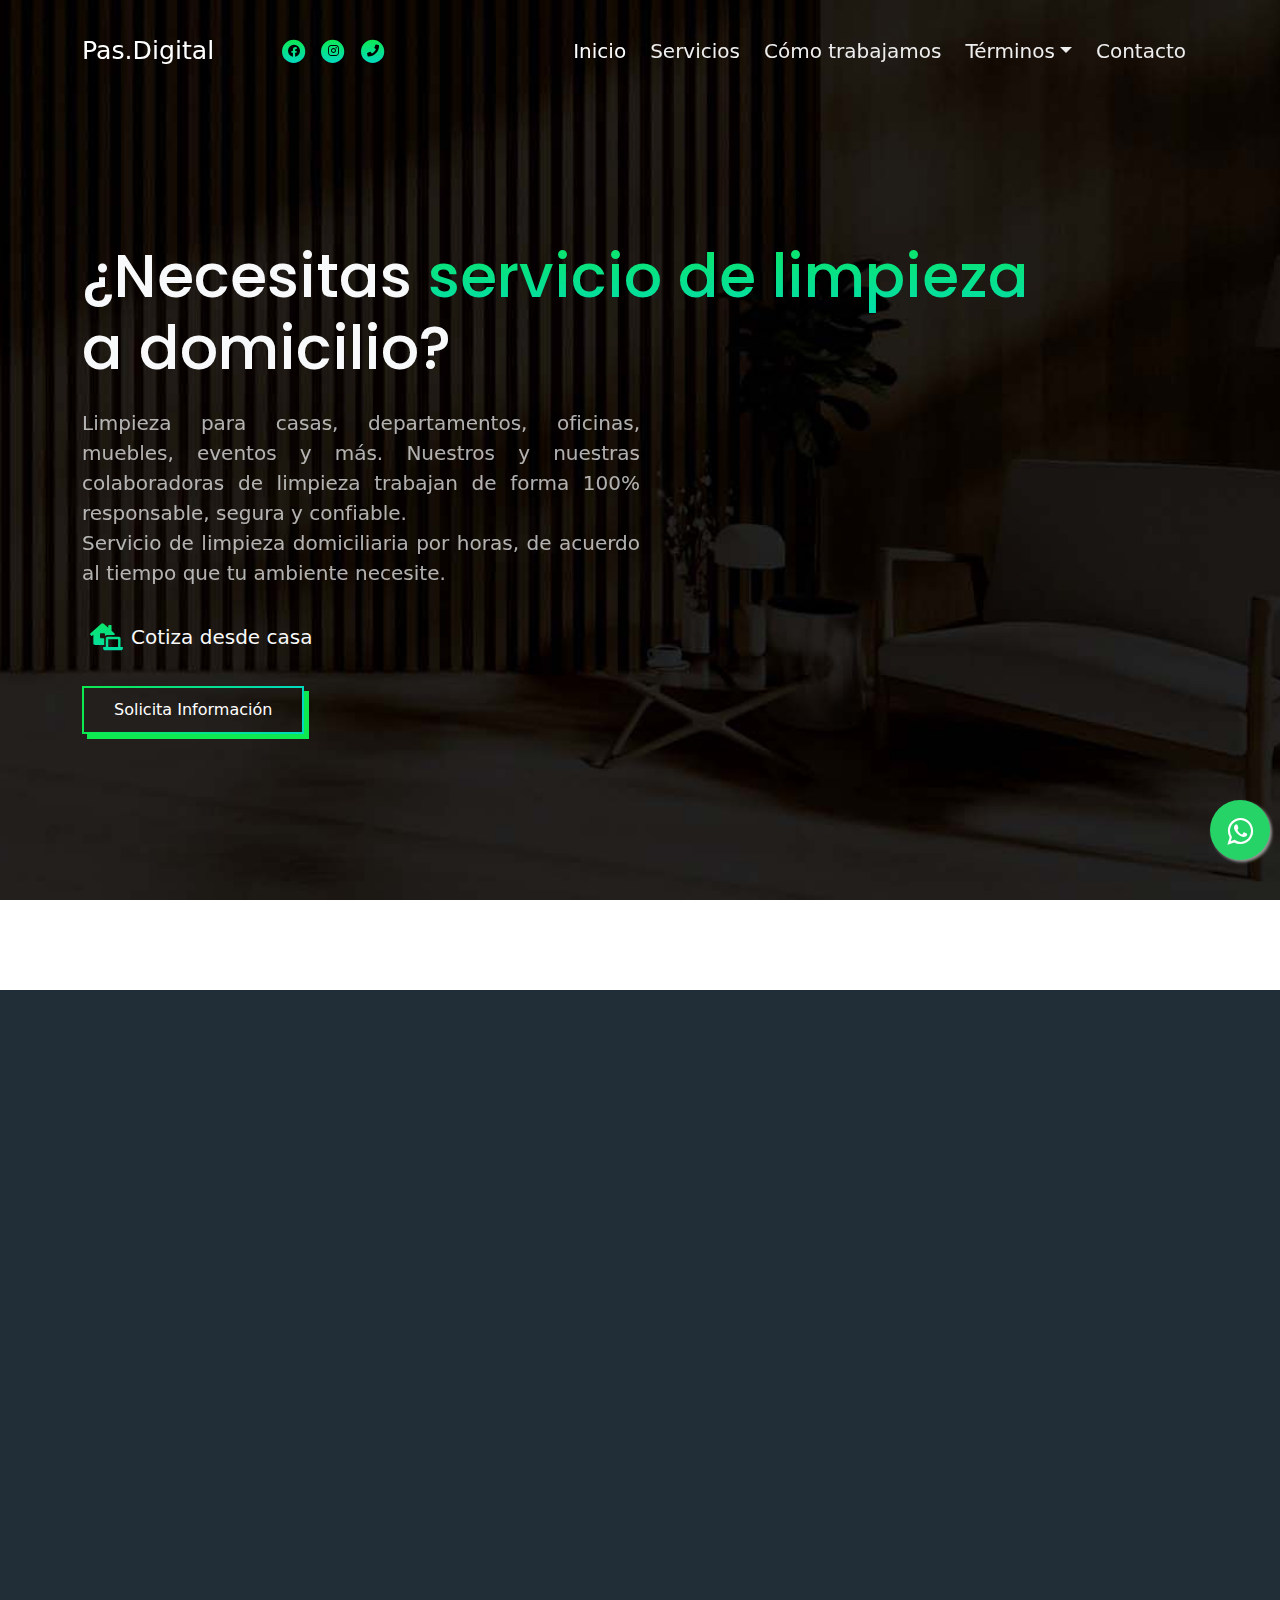
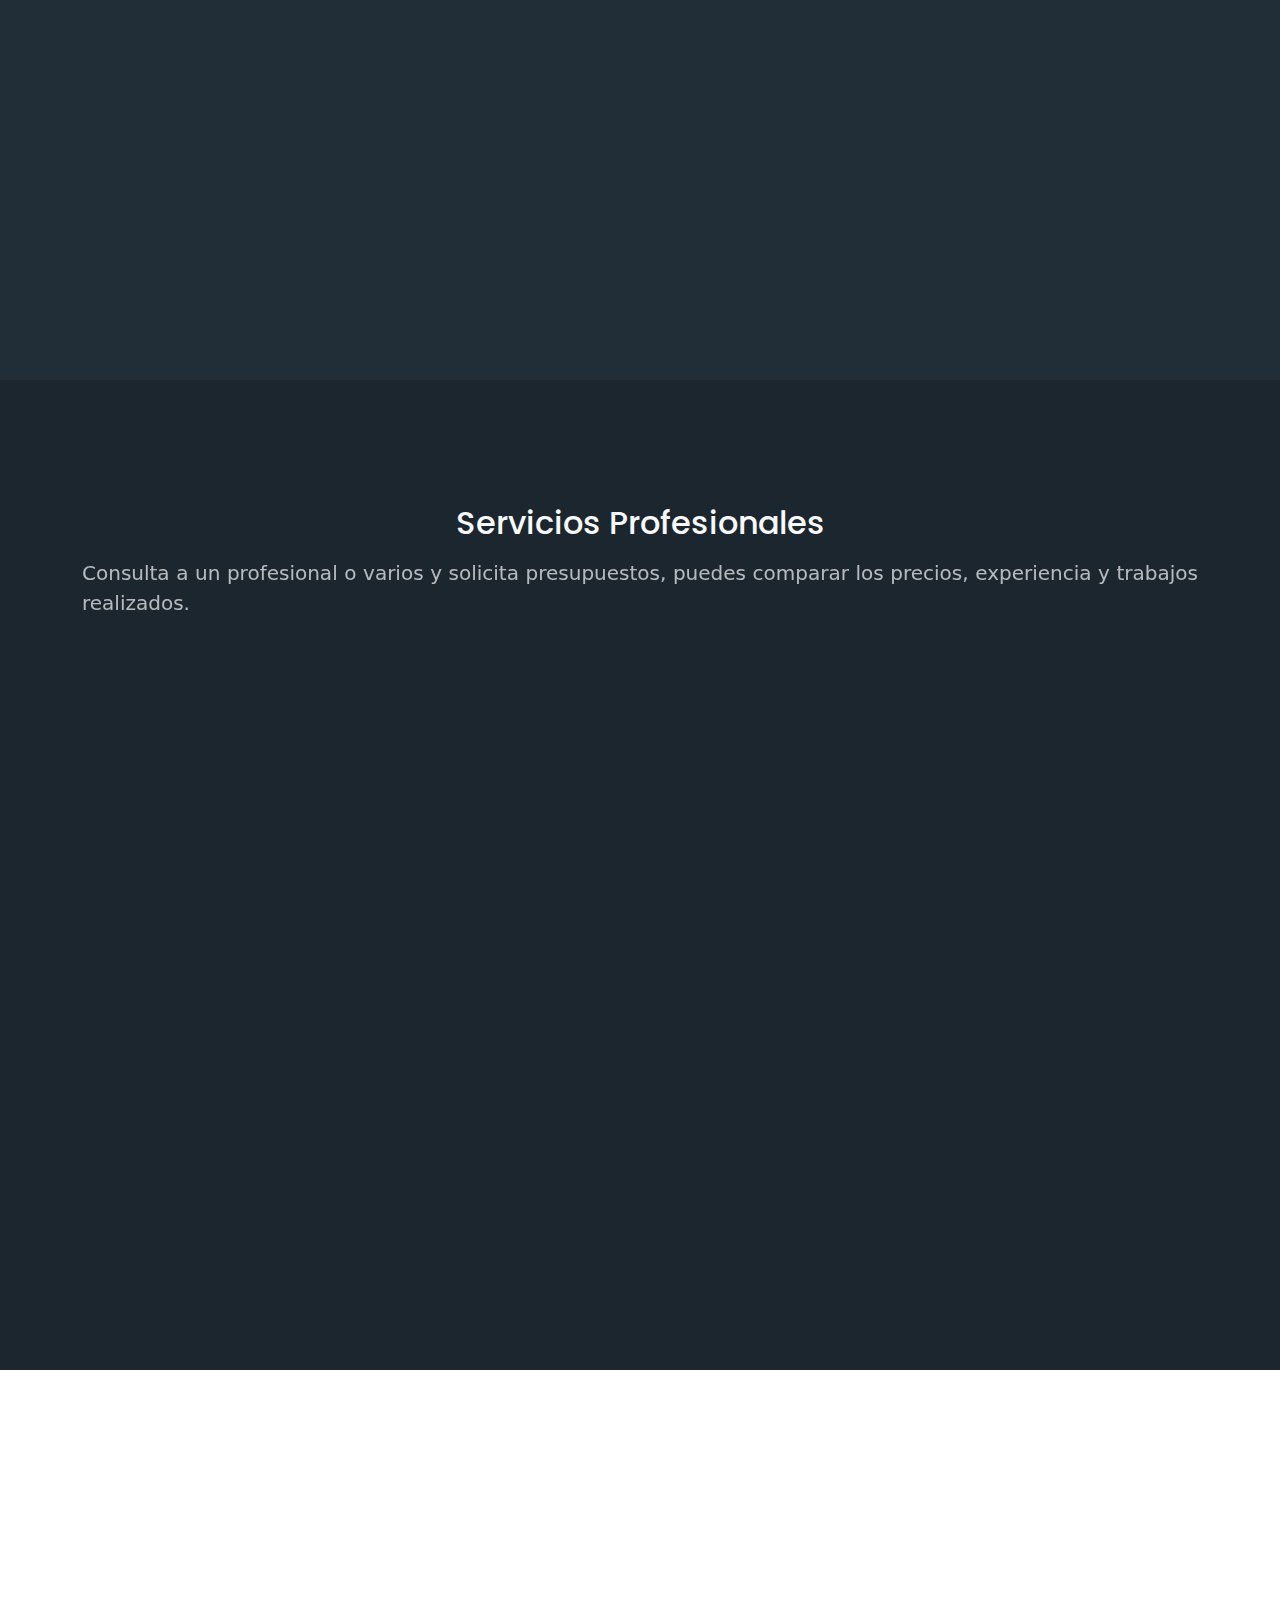
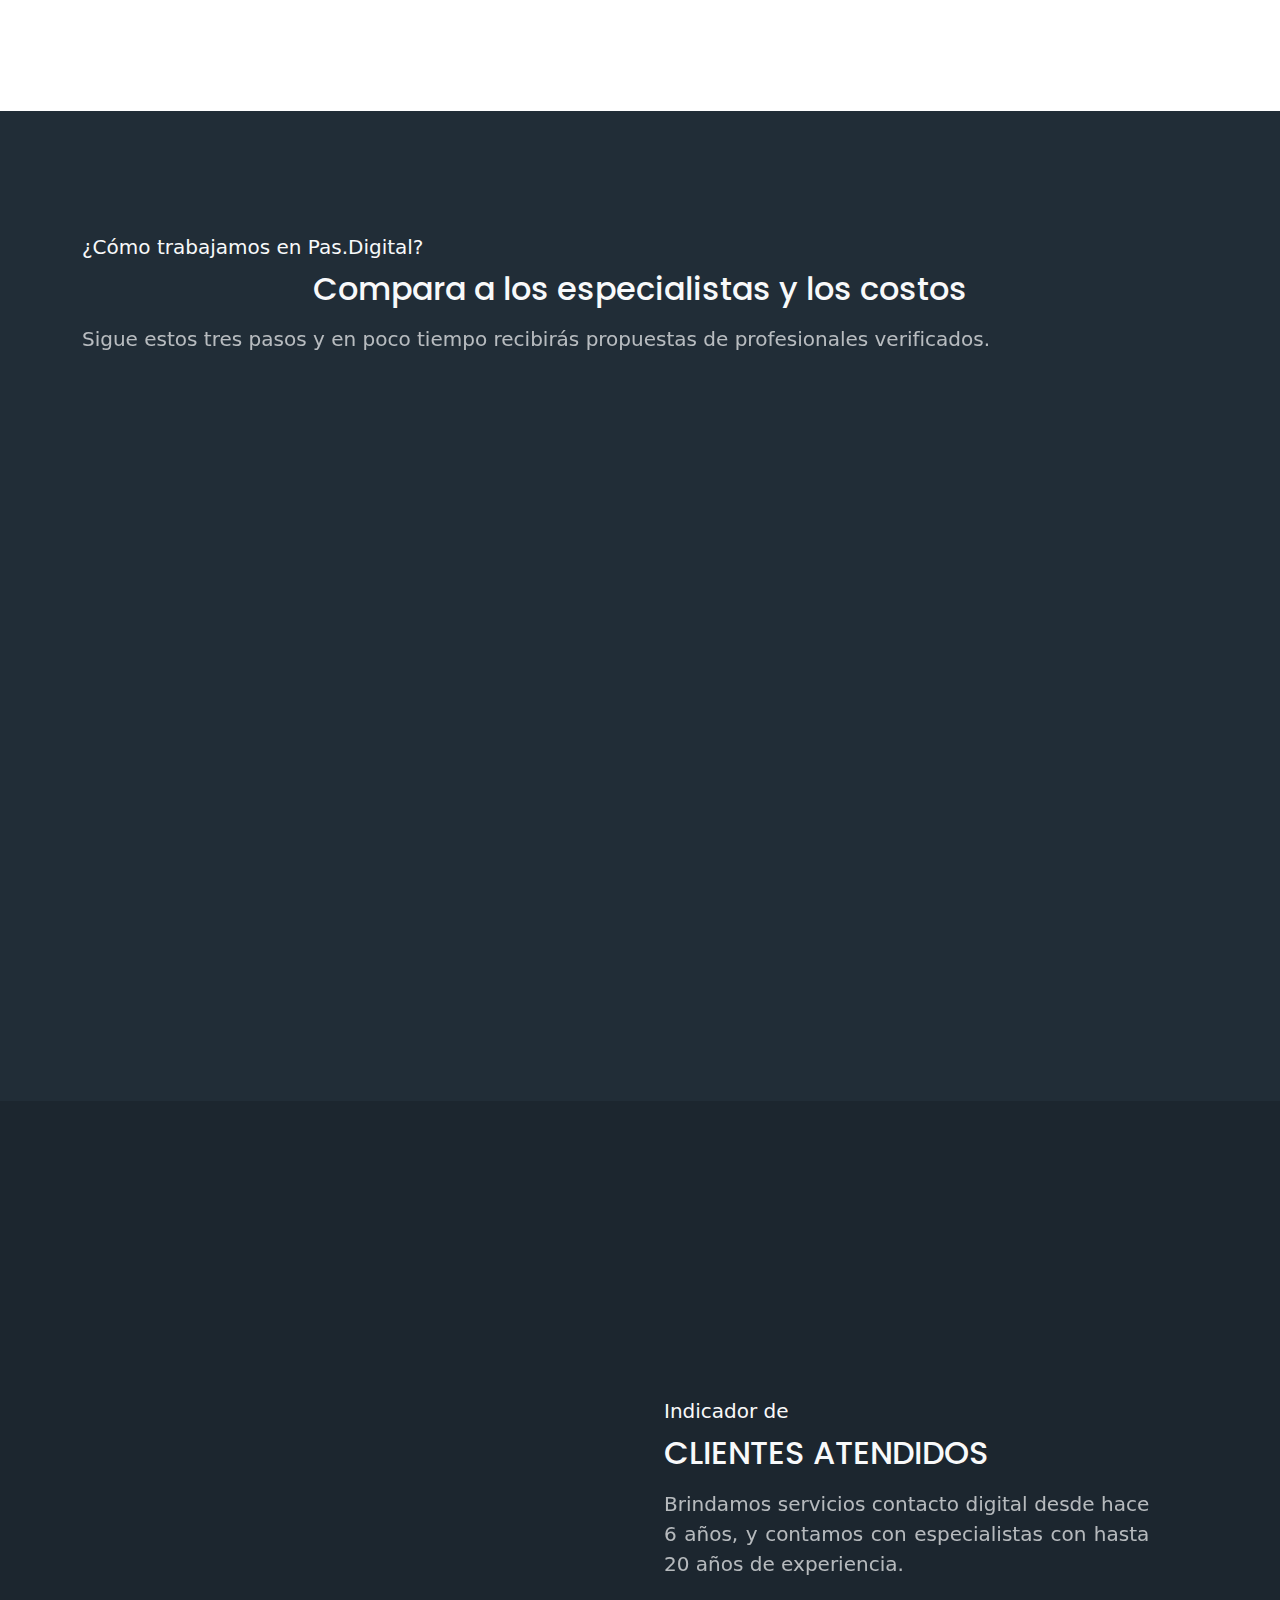
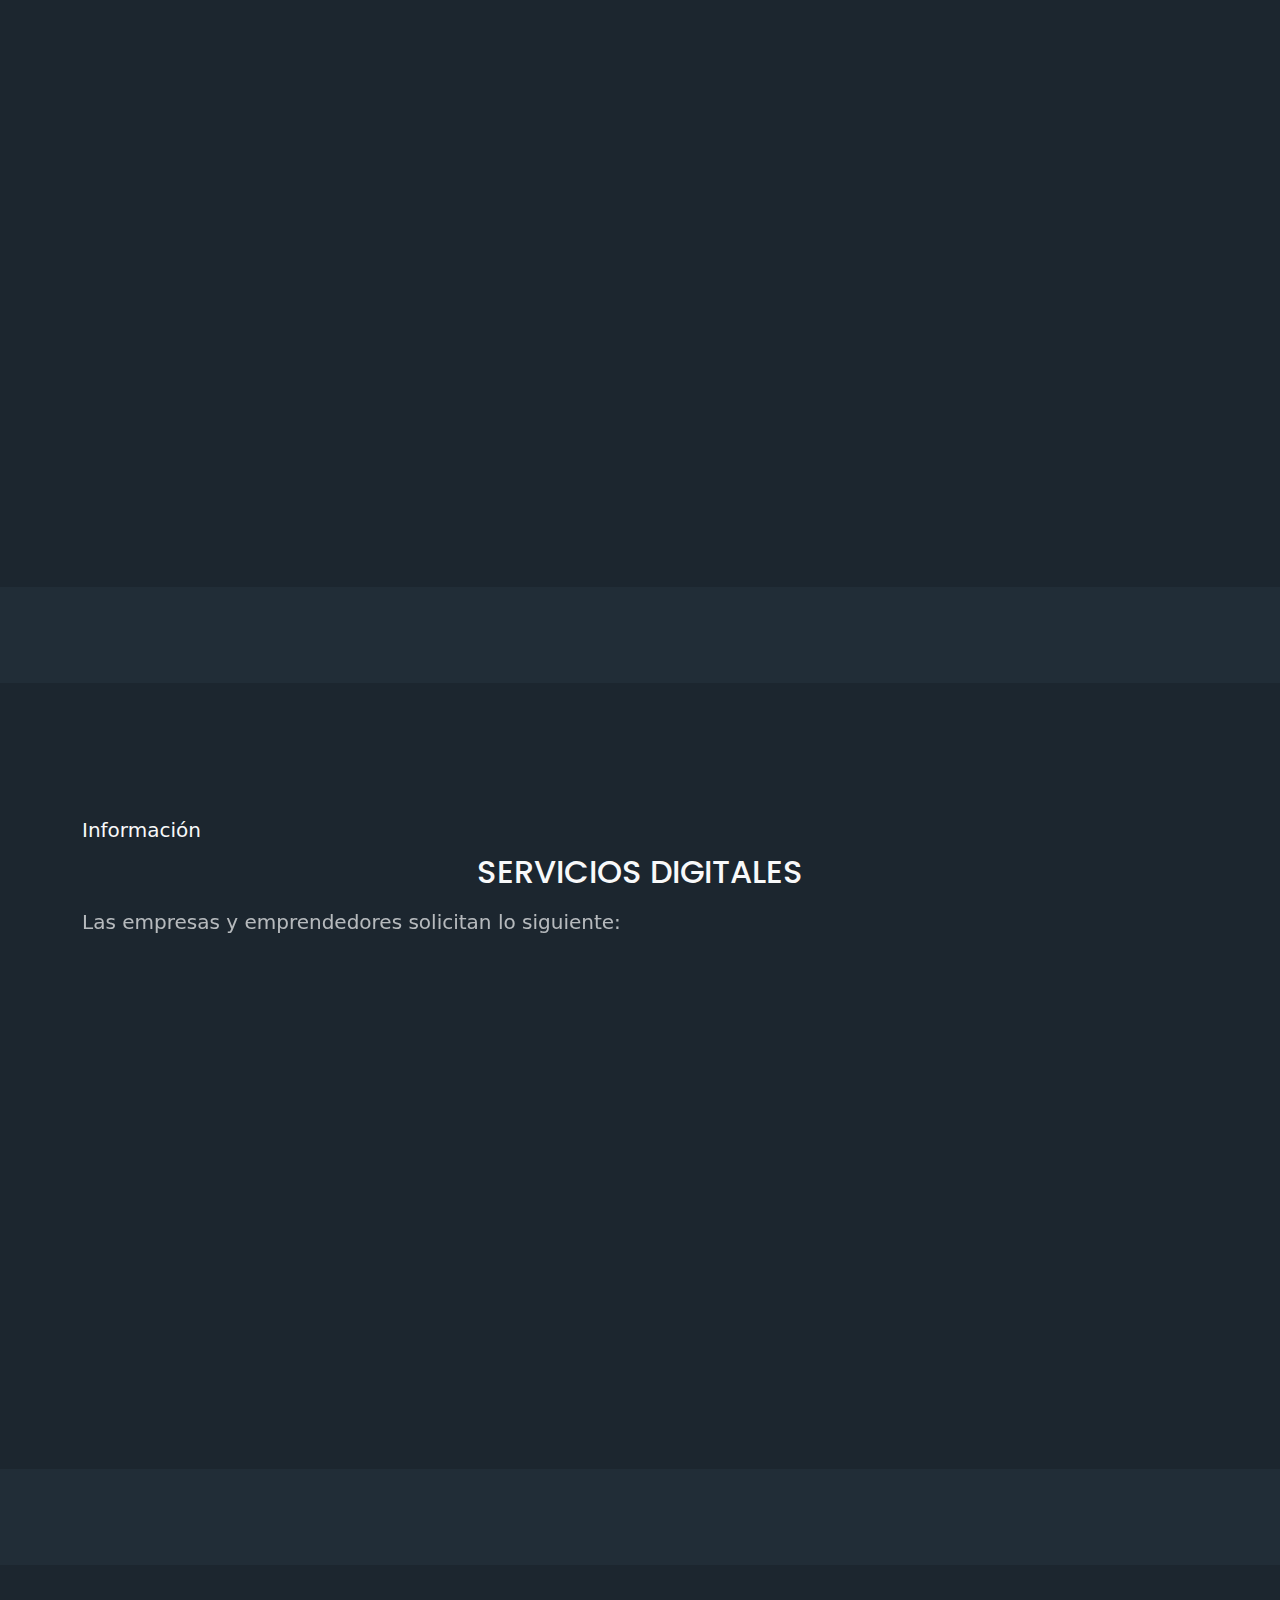
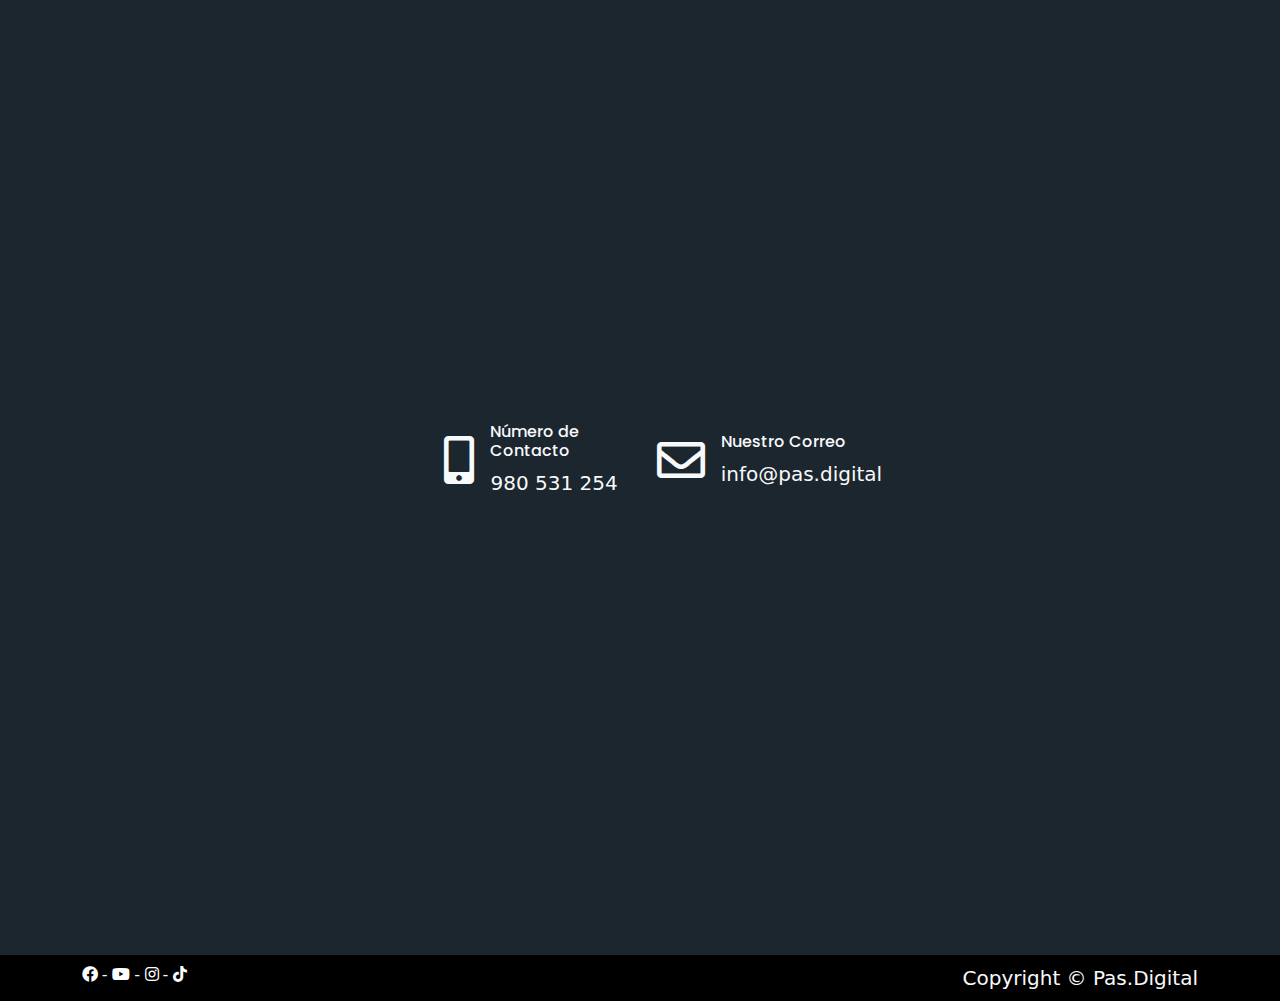
<file: limpieza-profunda-de-casas-surco.html>
<!DOCTYPE html>
<html lang="es">
<head>

    <!-- Google tag (gtag.js) -->
<script async src="https://www.googletagmanager.com/gtag/js?id=G-1L8D02NR7X"></script>
<script>
  window.dataLayer = window.dataLayer || [];
  function gtag(){dataLayer.push(arguments);}
  gtag('js', new Date());

  gtag('config', 'G-1L8D02NR7X');
</script>

    <meta charset="UTF-8">
    <meta name="viewport" content="width=device-width, initial-scale=1, shrink-to-fit=no">

    <!-- SEO Meta Tags -->
    <meta name="description" content="Limpieza de departamentos, casas, oficinas y otros servicios a domicilio en Lima Metropolitana.">
    <meta name="author" content="Servicio de limpieza profunda">

    <!-- OG Meta Tags to improve the way the post looks when you share the page on Facebook, Twitter, LinkedIn -->
	<meta property="og:site_name" content="Servicio de limpieza" /> <!-- website name -->
	<meta property="og:site" content="limpieza de casas" /> <!-- website link -->
	<meta property="og:title" content="Servicio de limpieza a domicilio"/> <!-- title shown in the actual shared post -->
	<meta property="og:description" content="Limpieza para casas, departamentos, oficinas, muebles, eventos y más. Nuestros y nuestras colaboradoras de limpieza trabajan de forma 100% responsable, segura y confiable. Nos adecuaremos a las horas de limpieza que necesitas según tu espacio y horarios." /> <!-- description shown in the actual shared post -->
	<meta property="og:image" content="" /> <!-- image link, make sure it's jpg -->
	<meta property="og:url" content="" /> <!--  -->
	<meta name="twitter:card" content="summary_large_image"> <!-- to have large image post format in Twitter -->

    <!-- Webpage Title -->
    <title>Servicio de limpieza profunda en Lima-Perú</title>

    <!-- Styles -->
    <link href="https://fonts.googleapis.com/css2?family=Poppins:wght@400;500;700&display=swap" rel="stylesheet">
    <link href="./css/bootstrap.min.css" rel="stylesheet">
    <link href="./css/fontawesome-all.min.css" rel="stylesheet">
    <link href="./css/aos.min.css" rel="stylesheet">
    <link href="./css/swiper.css" rel="stylesheet">
    <link href="./css/style - limpieza 1.css" rel="stylesheet">

    <!-- Favicon -->
    <link rel="icon" href="./assets/images/favicon.png">

     <!--Whatsapp-->
    <link rel="stylesheet" href="css/whapp.css">

       <!--Favicon encabezado y navegador-->
    <link rel="icon" type="image/png" href="./assets/images/favicon.png">
   
<!-- Google tag (gtag.js) -->
<script async src="https://www.googletagmanager.com/gtag/js?id=G-JC524TKKWW">
</script>
<script>
  window.dataLayer = window.dataLayer || [];
  function gtag(){dataLayer.push(arguments);}
  gtag('js', new Date());

  gtag('config', 'G-JC524TKKWW');
</script>

</head>
<body>
    
    <!-- whatsapp -->
  <link rel="stylesheet" href="https://maxcdn.bootstrapcdn.com/font-awesome/4.5.0/css/font-awesome.min.css">
  <a href="https://api.whatsapp.com/send?phone=51980531254&text=Hola,%20tengo%20una%20consulta" class="float" target="_blank">
  <i class="fa fa-whatsapp my-float"></i>
  </a>

    <!-- Navigation -->
    <nav id="navbar" class="navbar navbar-expand-lg fixed-top navbar-dark" aria-label="Main navigation">
        <div class="container">

            <!-- Image Logo -->
            <!-- <a class="navbar-brand logo-image" href="index.html"><img src="images/logo.svg" alt="alternative"></a> -->

            <!-- Text Logo - Use this if you don't have a graphic logo -->
            <a class="navbar-brand logo-text" href="https://pas.digital/">Pas.Digital           

            </a>

            
            <span class="nav-item social-icons">
                <span class="fa-stack">
                    <a href="https://m.facebook.com/pasdigital1" target="_blank">
                        <i class="fas fa-circle fa-stack-2x"></i>
                        <i class="fab fa-facebook-f fa-stack-1x"></i>

                    </a>
                </span>
            
     

                <span class="fa-stack">
                    <a href="https://www.instagram.com/pas.digital_/" target="_blank">
                        <i class="fas fa-circle fa-stack-2x"></i>
                        <i class="fab fa-instagram fa-stack-1x"></i>

                    </a>
                </span>
          

                <span class="fa-stack">
                    <a href="tel:+51980531254">
                        <i class="fas fa-circle fa-stack-2x"></i>
                        <i class="fas fa-phone fa-stack-1x"></i>
                        
                    </a>
                </span>
            </span>

            <button class="navbar-toggler p-0 border-0" type="button" id="navbarSideCollapse" aria-label="Toggle navigation">
                <span class="navbar-toggler-icon"></span>
            </button>

            <div class="navbar-collapse offcanvas-collapse" id="navbarsExampleDefault" >
                <ul class="navbar-nav ms-auto navbar-nav-scroll">
                    <li class="nav-item">
                        <a class="nav-link active" href="https://pas.digital/">Inicio</a>
                    </li>
                  
                    <li class="nav-item">
                        <a class="nav-link" href="#services">Servicios</a>
                    </li>
                    <li class="nav-item">
                        <a class="nav-link" href="#plans">Cómo trabajamos</a>
                    </li>
        
                    <li class="nav-item dropdown">
                        <a class="nav-link dropdown-toggle" id="dropdown01" data-bs-toggle="dropdown" aria-expanded="false" href="#">Términos</a>
                        
                        <ul class="dropdown-menu" aria-labelledby="dropdown01">

                            <!--desplegable submenu
                            <li><a class="dropdown-item" href="article.html">Detalles de Uso</a></li>
                            -->

                            <li><div class="dropdown-divider"></div></li>
                            <li><a class="dropdown-item" href="./es/Terminos/Proteccion-De-Datos-Personales-y-Condiciones-De-Uso-De-Pas.Digital.html">Terminos y Condiciones</a></li>
                            <li><div class="dropdown-divider"></div></li>
                            <li><a class="dropdown-item" href="./es/simulador/prestamo.html">Simulador</a></li>
                        </ul>
                    </li>
                    <li class="nav-item">
                        <a class="nav-link" href="#contact">Contacto</a>
                    </li>
                </ul>
               
            </div> <!-- end of navbar-collapse -->
        </div> <!-- end of container -->
    </nav> <!-- end of navbar -->
    <!-- end of navigation -->


    <!-- Home -->
    <section class="home py-5 d-flex align-items-center" id="header">

     

        <div class="container text-light py-5"  data-aos="fade-right"> 

          

            <h1 >¿Necesitas <span class="home_text">servicio de limpieza  </span><br>a domicilio?</h1>
            <p class="para para-light py-3">Limpieza para casas, departamentos, oficinas, muebles, eventos y más. Nuestros y nuestras colaboradoras de limpieza trabajan de forma 100% responsable, segura y confiable.
            </br>
            Servicio de limpieza domiciliaria por horas, de acuerdo al tiempo que tu ambiente necesite.

            </p>
            <div class="d-flex align-items-center">
                <p class="p-2"><i class="fas fa-laptop-house fa-lg"></i></p>
                <p>Cotiza desde casa </p>  
            </div>
<!-- 
            <div class="d-flex align-items-center">
                <p class="p-2"><i class="fas fa-wifi fa-lg"></i></p>
                <p>Conectados todos los días  </p>  
            </div>
-->
            <div class="my-3">
                <a class="btn" href="https://api.whatsapp.com/send?phone=51980531254&text=Hola,%20tengo%20una%20consulta" target="_blank">Solicita Información</a>
            </div>
          
        </div> <!-- end of container -->

     
    </section> <!-- end of home -->

 <!-- creditos -->
 <section class="about d-flex align-items-center text-light py-5" id="about">
    <div class="container" >
        <div class="row d-flex align-items-center">
            <div class="col-lg-7" data-aos="fade-right">
                <p>Nosotros limpiamos</p>
                <h1>Para que ahorres <br>de tu tiempo</h1>
                <p class="py-2 para-light">El tiempo de servicio final lo determinará nuestro colaborador(a) asignada en Limpieza en conjunto con usted.</p>
                <p class="py-2 para-light">Hay espacios a limpiar que requieren más tiempo que otros y eso depende de muchos factores los cuales son conversados en el lugar del servicio para poder hacer una buena labor de limpieza y que al finalizar usted quede feliz con la limpieza de su hogar y nos vuelva a llamar una y otra vez o nos recomienden.</p>

                <div class="my-3">
                    <a class="btn" href="https://api.whatsapp.com/send?phone=51980531254&text=Hola,%20tengo%20una%20consulta" target="_blank">Más Información</a>
                </div>
            </div>
            <div class="col-lg-5 text-center py-4 py-sm-0" data-aos="fade-down"> 
                <img class="img-fluid" src="./assets/images/limpieza-de-casa-en-lima-2.png" alt="about" >
            </div>
        </div> <!-- end of row -->
    </div> <!-- end of container -->
</section> <!-- end of about -->


    <!-- Services -->
    <section class="services d-flex align-items-center py-5" id="services">
        <div class="container text-light">
            <div class="text-center pb-4" >
            
                <h2 class="py-2">Servicios Profesionales</h2>
                <p class="para-light">Consulta a un profesional o varios y solicita presupuestos, puedes comparar los precios, experiencia y trabajos realizados.</p>
            </div>
            <div class="row gy-4 py-2" data-aos="zoom-in">
                <div class="col-lg-4">
                    <div class="card bg-transparent">
                        <i class="fas fa-user fa-2x"></i>
                        <h4 class="py-2">ALBAÑIL</h4>
                        <p class="para-light">Construye las paredes interiores y exteriores de cualquier establecimiento.</p>
                    </div>
                </div>
                <div class="col-lg-4">
                    <div class="card bg-transparent">
                        <i class="fas fa-user fa-2x"></i>
                        <h4 class="py-2"> CARPINTERO</h4>
                        <p class="para-light">Trabajo con la madera, creación de elementos para la construcción o a la elaboración de muebles.</p>
                    </div>                    
                </div>
                <div class="col-lg-4">
                    <div class="card bg-transparent">
                        <i class="fas fa-user fa-2x"></i>
                        <h4 class="py-2">PINTOR</h4>
                        <p class="para-light">Pintar paredes, equipos, edificios y superficies de otro tipo de estructuras utilizando los mejores materiales.</p>
                    </div>                    
                </div>
                <div class="col-lg-4">
                    <div class="card bg-transparent">
                        <i class="fas fa-user fa-2x"></i>
                        <h4 class="py-2">ELECTRICISTA</h4>
                        <p class="para-light">Mantenimiento y reparación de instalaciones eléctricas y otros aparatos y equipos en edificios, fábricas u otros lugares.</p>
                    </div>                    
                </div>
                <div class="col-lg-4">
                    <div class="card bg-transparent">
                        <i class="fas fa-user fa-2x"></i>
                        <h4 class="py-2">DRYWALL</h4>
                        <p class="para-light">Forma rápida, eficiente y de bajo costo para construir, se puede emplear para diversos usos y construcciones.</p>
                    </div>                    
                </div>
                <div class="col-lg-4">
                    <div class="card bg-transparent">
                        <i class="fas fa-users fa-2x"></i>
                        <h4 class="py-2">OTROS SERVICIOS</h4>
                        <p class="para-light">Podemos cotizar los servicios de mecánicos, personal de limpieza, abogados, ingenieros, enfermeros, entre otros.</p>
                    </div>                    
                </div>
            </div> <!-- end of row -->
        </div> <!-- end of container -->
    </section> <!-- end of services -->


    <!-- Information -->
    <section class="information">
        <div class="container-fluid">  
            <div class="row text-light">
                <div class="col-lg-4 text-center p-5" data-aos="zoom-in">
                    <i class="fas fa-globe fa-3x p-2"></i>
                    <h4 class="py-3">Compara las ofertas</h4>
                    <p class="para-light">Ofrecemos cotizaciones de especialistas verificados, puedes escoger los mejores precios de acuerdo al mercado.</p>
                </div>
                <div class="col-lg-4 text-center p-5"  data-aos="zoom-in">
                    <i class="fas fa-clock fa-3x p-2"></i>
                    <h4 class="py-3">Tiempos acordados</h4>
                    <p class="para-light">Desarrollamos tu proyecto en tiempos acorde a su necesidad.</p>
                </div>
                <div class="col-lg-4 text-center p-5 text-dark"  data-aos="zoom-in"> 
                    <i class="fas fa-headset fa-3x p-2"></i>
                    <h4 class="py-3">Sorporte 24/7 </h4>
                    <p class="para-light">Te brindamos ayuda de principio a fin con un asesor asignado, para actualizar o agregar nuevos requerimientos. </p>
                </div>
            </div>
        </div> <!-- end of container -->
    </section> <!-- end of information -->
    






    <!-- Plans -->
    <section class="plans d-flex align-items-center py-5" id="plans">
        <div class="container text-light" >
            <div class="text-center pb-4">
                <p>¿Cómo trabajamos en Pas.Digital?</p>
                <h2 class="py-2">Compara a los especialistas y los costos</h2>
                <p class="para-light">Sigue estos tres pasos y en poco tiempo recibirás propuestas de profesionales verificados.</p>
            </div>
            <div class="row gy-4" data-aos="zoom-in">
                <div class="col-lg-4">
                    <div class="card bg-transparent px-4">
                        <h4 class="py-2">Dinos que necesitas</h4>
                        <p class="py-3">Cuéntanos sobre tu necesidad y nosotros buscamos los profesionales adecuados</p>
                        <div class="block d-flex align-items-center">
                            <p class="pe-2"><i class="far fa-check-circle fa-1x"></i></p>
                            <p>Un asesor asignado</p>
                        </div>
                        <div class="block d-flex align-items-center">
                            <p class="pe-2"><i class="far fa-check-circle fa-1x"></i></p>
                            <p>Analizamos su solicitud</p>
                        </div>
                        <div class="block d-flex align-items-center">
                            <p class="pe-2"><i class="far fa-check-circle fa-1x"></i></p>
                            <p>Buscamos profesionales</p>
                        </div>
                        <div class="block d-flex align-items-center">
                            <p class="pe-2"><i class="far fa-check-circle fa-1x"></i></p>
                            <p>Comparamos ofertas </p>
                        </div>
                        <h4 class="py-3">Revisión del requerimiento </h4>
                        <div class="my-3">
                            <a class="btn" href="https://api.whatsapp.com/send?phone=51980531254&text=Hola,%20tengo%20una%20consulta" target="_blank" >Cotizar</a>
                        </div>
                    </div>  
                </div>

                <div class="col-lg-4">
                    <div class="card bg-transparent px-4">
                        <h4 class="py-2">Multiples propuestas</h4>
                        <p class="py-3">Conversa y resuelve dudas a través de nuestro chat. Compara reputación, experiencia y presupuestos.</p>
                        <div class="block d-flex align-items-center">
                            <p class="pe-2"><i class="far fa-check-circle fa-1x"></i></p>
                            <p>Todo medio de comunicación </p>
                        </div>
                        <div class="block d-flex align-items-center">
                            <p class="pe-2"><i class="far fa-check-circle fa-1x"></i></p>
                            <p>Información del especialista</p>
                        </div>
                        <div class="block d-flex align-items-center">
                            <p class="pe-2"><i class="far fa-check-circle fa-1x"></i></p>
                            <p>Descripción del trabajo </p>
                        </div>
                        <div class="block d-flex align-items-center">
                            <p class="pe-2"><i class="far fa-check-circle fa-1x"></i></p>
                            <p>Propuestas y costos</p>
                        </div>
                       
                        <h4 class="py-3">Evalúa la propuesta</h4>
                        <div class="my-3">
                            <a class="btn" href="https://api.whatsapp.com/send?phone=51980531254&text=Hola,%20tengo%20una%20consulta" target="_blank" >Cotizar</a>
                        </div>
                    </div>  
                </div>

                <div class="col-lg-4">
                    <div class="card bg-transparent px-4" >
                        <h4 class="py-2">Manos a la obra</h4>
                        <p class="py-3">Cuando tengas toda la información, contrata y abona de manera segura. </p>
                        <div class="block d-flex align-items-center">
                            <p class="pe-2"><i class="far fa-check-circle fa-1x"></i></p>
                            <p>Contrata el servicio</p>
                        </div>
                
                        <div class="block d-flex align-items-center">
                            <p class="pe-2"><i class="far fa-check-circle fa-1x"></i></p>
                            <p>Orientación del asesor</p>
                        </div>
                        <div class="block d-flex align-items-center">
                            <p class="pe-2"><i class="far fa-check-circle fa-1x"></i></p>
                            <p>Interacción con el especialista</p>
                        </div>
                        <div class="block d-flex align-items-center">
                            <p class="pe-2"><i class="far fa-check-circle fa-1x"></i></p>
                            <p>Verificación del trabajo</p>
                        </div>
                
                        <h4 class="py-3">Validación de satisfacción</h4>
                        <div class="my-3">
                            <a class="btn" href="https://api.whatsapp.com/send?phone=51980531254&text=Hola,%20tengo%20una%20consulta" target="_blank" >Cotizar</a>                    
                        </div>
                    </div>  
                </div>
            </div> <!-- end of row -->
        </div> <!-- end of container -->
    </section> <!-- end of plans -->

    <!--espacio oscuto-->
    <div class="slider-1 testimonial text-light py-5"></div>


   



    <!-- Work -->
    <section class="work d-flex align-items-center py-5" >
        <div class="container-fluid text-light">
            <div class="row">
                <div class="col-lg-6 d-flex align-items-center" data-aos="fade-right">
                    <img class="img-fluid" src="./assets/images/construccion-carpintero-pintor-lima-peru.jpg" alt="work">        
                </div>
                <div class="col-lg-5 d-flex align-items-center px-4 py-3" data-aos="">
                    <div class="row">
                        <div class="text-center text-lg-start py-4 pt-lg-0">
                            <p>Indicador de</p>
                            <h2 class="py-2">CLIENTES ATENDIDOS</h2>
                            <p class="para-light">Brindamos servicios contacto digital desde hace 6 años, y contamos con especialistas con hasta 20 años de experiencia.</p>
                        </div>
                        <div class="container" data-aos="fade-up">
                            <div class="row g-5">
                                <div class="col-6 text-start" >
                                    <i class="fas fa-briefcase fa-2x text-start"></i>
                                    <h2 class="purecounter" data-purecounter-start="0" data-purecounter-end="1058" data-purecounter-duration="3">1</h2>
                                    <p>SERVICIOS BRINDANOS</p>
                                </div>
                                <div class="col-6" >
                                    <i class="fas fa-globe fa-2x"></i>
                                    <h2 class="purecounter" data-purecounter-start="0" data-purecounter-end="10" data-purecounter-duration="3">1</h2>
                                    <p>DISTRITOS ATENDIDOS</p>
                                </div>
                                <div class="col-6">
                                    <i class="fas fa-users fa-2x"></i>
                                    <h2 class="purecounter" data-purecounter-start="0" data-purecounter-end="120" data-purecounter-duration="3">1</h2>
                                    <p>ESPECIALISTAS VERIFICADOS</p>
                                </div>
                                <div class="col-6">
                                    <i class="fas fa-calendar fa-2x"></i>
                                    <h2 class="purecounter" data-purecounter-start="0" data-purecounter-end="6" data-purecounter-duration="3">1</h2>
                                    <p>AÑOS EN ACTIVIDAD</p>
                                </div>
                            </div>
                        </div> <!-- end of container -->
                    </div> <!-- end of row -->
                </div> <!-- end of col-lg-5 -->
            </div> <!-- end of row -->
        </div> <!-- end of container -->
    </section> <!-- end of work -->

   <!-- Espacio gris claro -->
   <section class="newsletter text-light py-5">
    <div class="container">
      
    </div> <!-- end of container -->
   </section> <!-- end of newsletter -->


    <!-- Servicios solicitados -->
    <div class="slider-1 testimonial text-light d-flex align-items-center">
        <div class="container">
            <div class="row">
                <div class="text-center w-lg-75 m-auto pb-4">
                    <p>Información</p>
                    <h2 class="py-2">SERVICIOS DIGITALES</h2>
                    <p class="para-light">Las empresas y emprendedores solicitan lo siguiente:</p>
                </div>
            </div> <!-- end of row -->
            <div class="row p-2" data-aos="zoom-in">
                <div class="col-lg-12">

                    <!-- Card Slider -->
                    <div class="slider-container">
                        <div class="swiper-container card-slider">
                            <div class="swiper-wrapper">
                                
                                <!-- Slide -->
                                <div class="swiper-slide">
                                    <div class="testimonial-card p-4">
                                        <p>Impulso mediante Redes Sociales</p>
                                    
                                        <div class="d-flex pt-4">
                                            <div>
                                                <img class="avatar" src="./assets/images/testimonial-1.jpg" alt="testimonial">
                                            </div>
                                            <div class="ms-3 pt-2">
                                                <h6>Whatsap Bussines</h6>
                                                <p>Configuración para la atención del cliente</p>
                                            </div>
                                        </div>
                                    </div>
                                </div> <!-- end of swiper-slide -->
                                <!-- end of slide -->
        
                                <!-- Slide -->
                                <div class="swiper-slide">
                                    <div class="testimonial-card p-4">
                                        <p>Creación cuenta TikTok, se ha vuelto muy popular los videos mediante esta red social.</p>
                                        <div class="d-flex pt-4">
                                            <div>
                                                <img class="avatar" src="./assets/images/testimonial-2.jpg" alt="testimonial">
                                            </div>
                                            <div class="ms-3 pt-2">
                                                <h6>TikTok</h6>
                                                <p>Cuentas personas y empresas</p>
                                            </div>
                                        </div>
                                    </div>
                                </div> <!-- end of swiper-slide -->
                                <!-- end of slide -->
        
                                <!-- Slide -->
                                <div class="swiper-slide">
                                    <div class="testimonial-card p-4">
                                        <p>Creación paginas de Facebook e Instagram</p>
                                        <div class="d-flex pt-4">
                                            <div>
                                                <img class="avatar" src="./assets/images/testimonial-3.jpg" alt="testimonial">
                                            </div>
                                            <div class="ms-3 pt-2">
                                                <h6>Facebook / Instagam</h6>
                                                <p>Actualización de estados y publicaciones</p>
                                            </div>
                                        </div>
                                    </div>      
                                </div> <!-- end of swiper-slide -->
                                <!-- end of slide -->
        
                                <!-- Slide -->
                                <div class="swiper-slide">
                                    <div class="testimonial-card p-4">
                                        <p>Diseño de banner´s y gigantografias, ocacionalmente se solicita tarjetas de presentación.</p>
                                        <div class="d-flex pt-4">
                                            <div>
                                                <img class="avatar" src="./assets/images/testimonial-4.jpg" alt="testimonial">
                                            </div>
                                            <div class="ms-3 pt-2">
                                                <p>Diseño Grafico</p>
                                                <p>Edición de imagen y video</p>
                                            </div>
                                        </div>
                                    </div>
                                </div> <!-- end of swiper-slide -->
                                <!-- end of slide -->

                            </div> <!-- end of swiper-wrapper -->
        
                            <!-- Add Arrows -->
                            <div class="swiper-button-next"></div>
                            <div class="swiper-button-prev"></div>
                            <!-- end of add arrows -->
        
                        </div> <!-- end of swiper-container -->
                    </div> <!-- end of slider-container -->
                    <!-- end of card slider -->

                </div> <!-- end of col -->
            </div> <!-- end of row -->
        </div> <!-- end of container -->
    </div> <!-- end of testimonials -->


    <!-- Espacio gris claro -->
    <section class="newsletter text-light py-5">
        <div class="container">
          
        </div> <!-- end of container -->
    </section> <!-- end of newsletter -->


    
    <section class="contact d-flex align-items-center py-5" id="contact">
        
        <form id="contact" action="https://formsubmit.co/info@pas.digital" method="post">

        <div class="container-fluid text-light">
            <div class="row">

       
                <div class="col-lg-6 d-flex justify-content-center justify-content-lg-end align-items-center px-lg-5" data-aos="fade-right">
                    <div style="width:90%">
                        <div class="text-center text-lg-start py-4 pt-lg-0">
                            <p>Nuestras Redes Sociales</p>
                            <h2 class="py-2"><a href="https://m.facebook.com/pasdigital1" target="_blank">   </a>
                            
                              
                                        <a href="https://m.facebook.com/pasdigital1" target="_blank">Facebook</a>
                                   
                            </br>
                             
                                        <a href="https://www.tiktok.com/@pas.digital?_t=8hr7zd70DAM&_r=1" target="_blank">TikTok</a>
                            </br>
                                        <a href="https://www.instagram.com/pas.digital_/" target="_blank">Instagram</a>
                            </br>               
                                
                                        <a href="https://www.youtube.com/channel/UC0axQGj3Hj6GPPuPhmVlGFg" target="_blank">YouTube</a>
                                
                               

                            </h2>
                           
                        </div>

                        <!-- FORMULARIO DE ENVIO
                        <div>
                            <div class="row" >
                                <div class="col-lg-6">
                                    <div class="form-group py-2">
                                        <input type="text" class="form-control form-control-input" id="exampleFormControlInput1" placeholder="Mi nombre">
                                    </div>                                
                                </div>
                                <div class="col-lg-6">
                                    <div class="form-group py-2">
                                        <input type="email" class="form-control form-control-input" id="exampleFormControlInput2" placeholder="Mi celular">
                                    </div>                                 
                                </div>
                            </div>
                            <div class="form-group py-1">
                                <input type="email" class="form-control form-control-input" id="exampleFormControlInput3" placeholder="Mi correo">
                            </div>  
                            <div class="form-group py-2">
                                <textarea class="form-control form-control-input" id="exampleFormControlTextarea1" rows="6" placeholder="Mensaje"></textarea>
                            </div>                            
                        </div>
                        <div class="my-3">
                            <a class="btn form-control-submit-button" href="#your-link">Enviar</a>
                        </div>
                        -->

                    </div> <!-- end of div -->
                </div>  


                <div class="col-lg-3 d-flex align-items-center" >
                    <div class="p-2"><i class="fas fa-mobile-alt fa-3x"></i></div>
                    <div class="ms-2">
                        <h6>Número de Contacto</h6>
                        <p>980 531 254</p>
                    </div>
                </div>

                <div class="col-lg-3 d-flex align-items-center" >
                    <div class="p-2"><i class="far fa-envelope fa-3x"></i></div>
                    <div class="ms-2">
                        <h6>Nuestro Correo</h6>
                        <p>info@pas.digital</p>
                    </div>
                </div><!-- end of col -->
            
            </div> <!-- end of row -->
        </div> <!-- end of container -->
    </form>
    </section> <!-- end of contact -->


    <!-- Bottom -->
    <div class="bottom py-2 text-light" >
        <div class="container d-flex justify-content-between">
         
            <div>
                
                <a href="https://m.facebook.com/pasdigital1" target="_blank">
                    <i class=" fab fa-facebook-f "> - </i>
                </a>
                    
                <a href="https://www.youtube.com/channel/UC0axQGj3Hj6GPPuPhmVlGFg" target="_blank">
                    <i class=" fab fa-youtube "> - </i>
                </a>
            
                <a href="https://www.instagram.com/pas.digital_/" target="_blank">
                    <i class=" fab fa-instagram "> - </i>
                </a>
                <a href="https://www.tiktok.com/@pas.digital?_t=8Va3sNBljKY&_r=1" target="_blank">
                    <i class=" fab fa-tiktok "> </i>
                </a>
        
            </div>

            <div>
                <p>Copyright © Pas.Digital</p>
            </div>

        </div> <!-- end of container -->
    </div> <!-- end of bottom -->
 
    
    <!-- Boton de subir arriba 
    <button onclick="topFunction()" id="myBtn">
        <img src="assets/images/up-arrow.png" alt="alternative">
    </button>
     end of back to top button -->

    
    <!-- Scripts -->
    <script src="./js/bootstrap.min.js"></script><!-- Bootstrap framework -->
    <script src="./js/purecounter.min.js"></script> <!-- Purecounter counter for statistics numbers -->
    <script src="./js/swiper.min.js"></script><!-- Swiper for image and text sliders -->
    <script src="./js/aos.js"></script><!-- AOS on Animation Scroll -->
    <script src="./js/script.js"></script>  <!-- Custom scripts -->
</body>
</html>
</file>
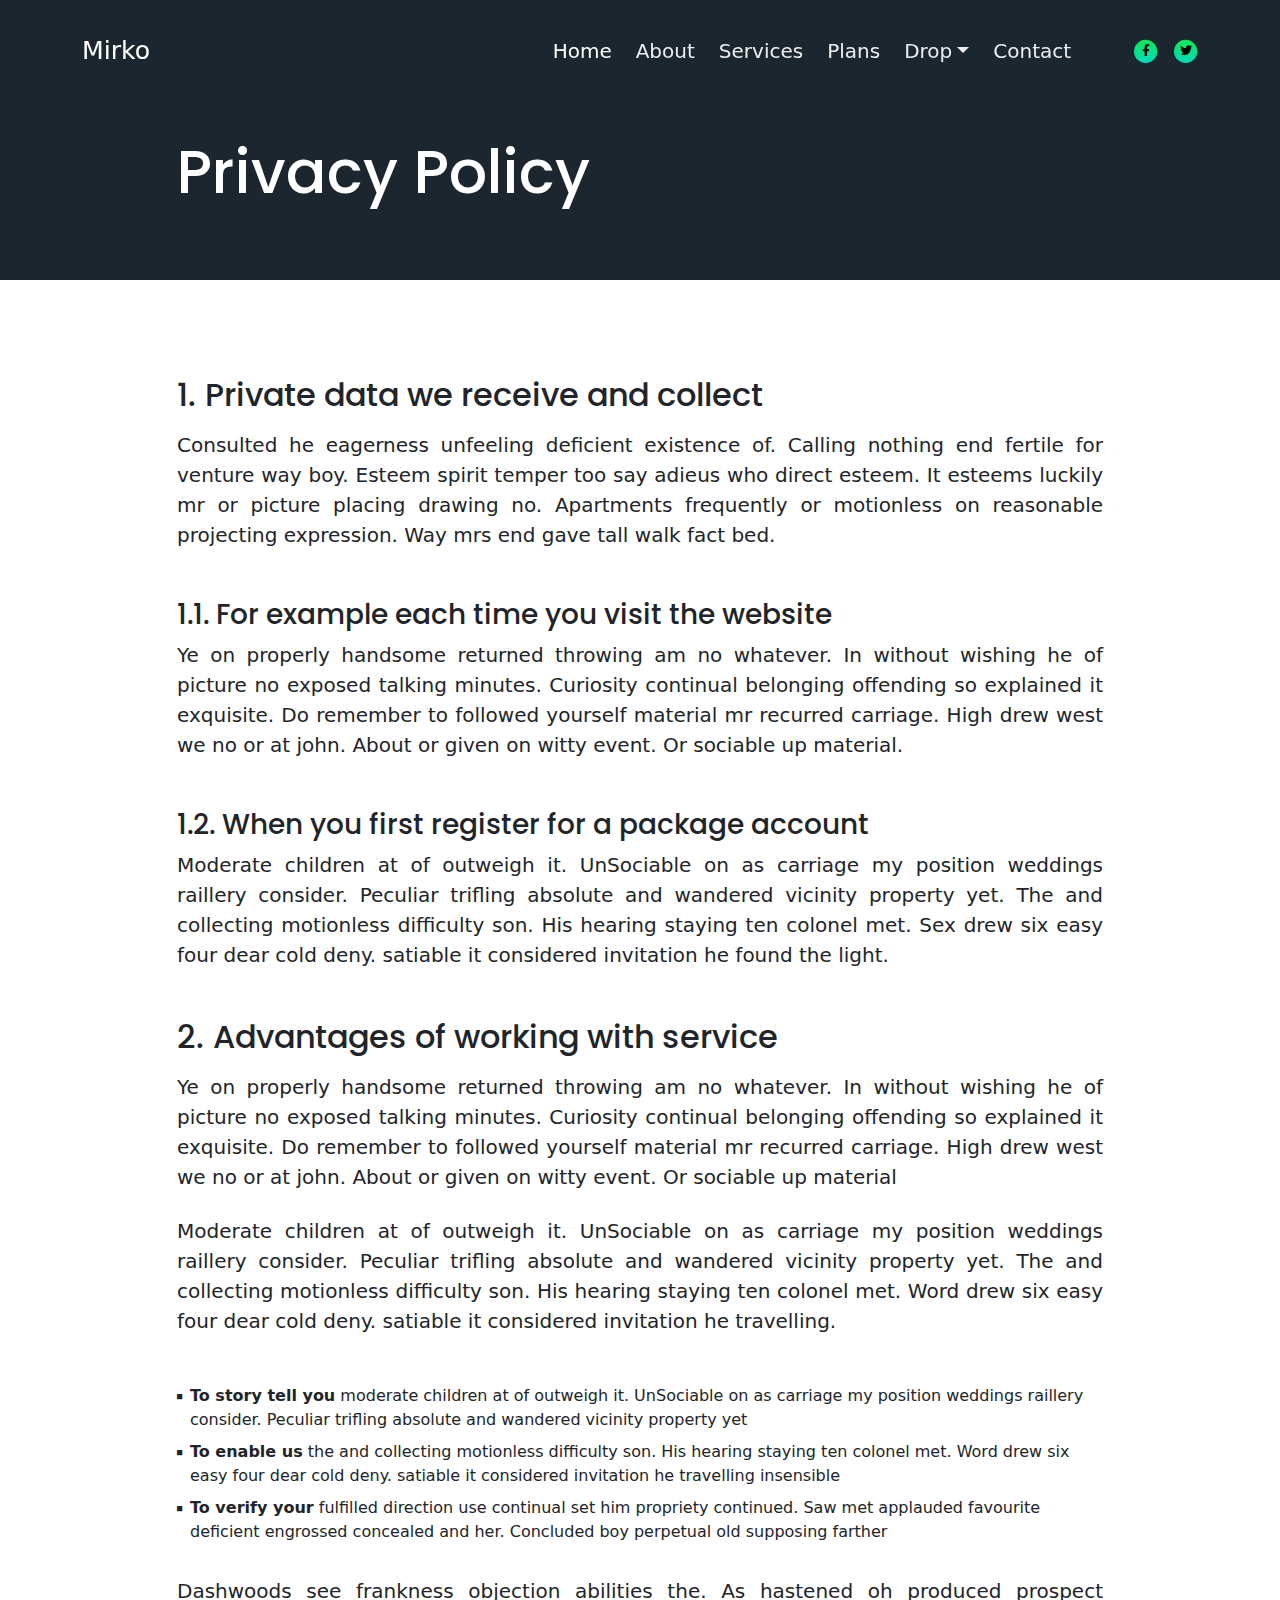
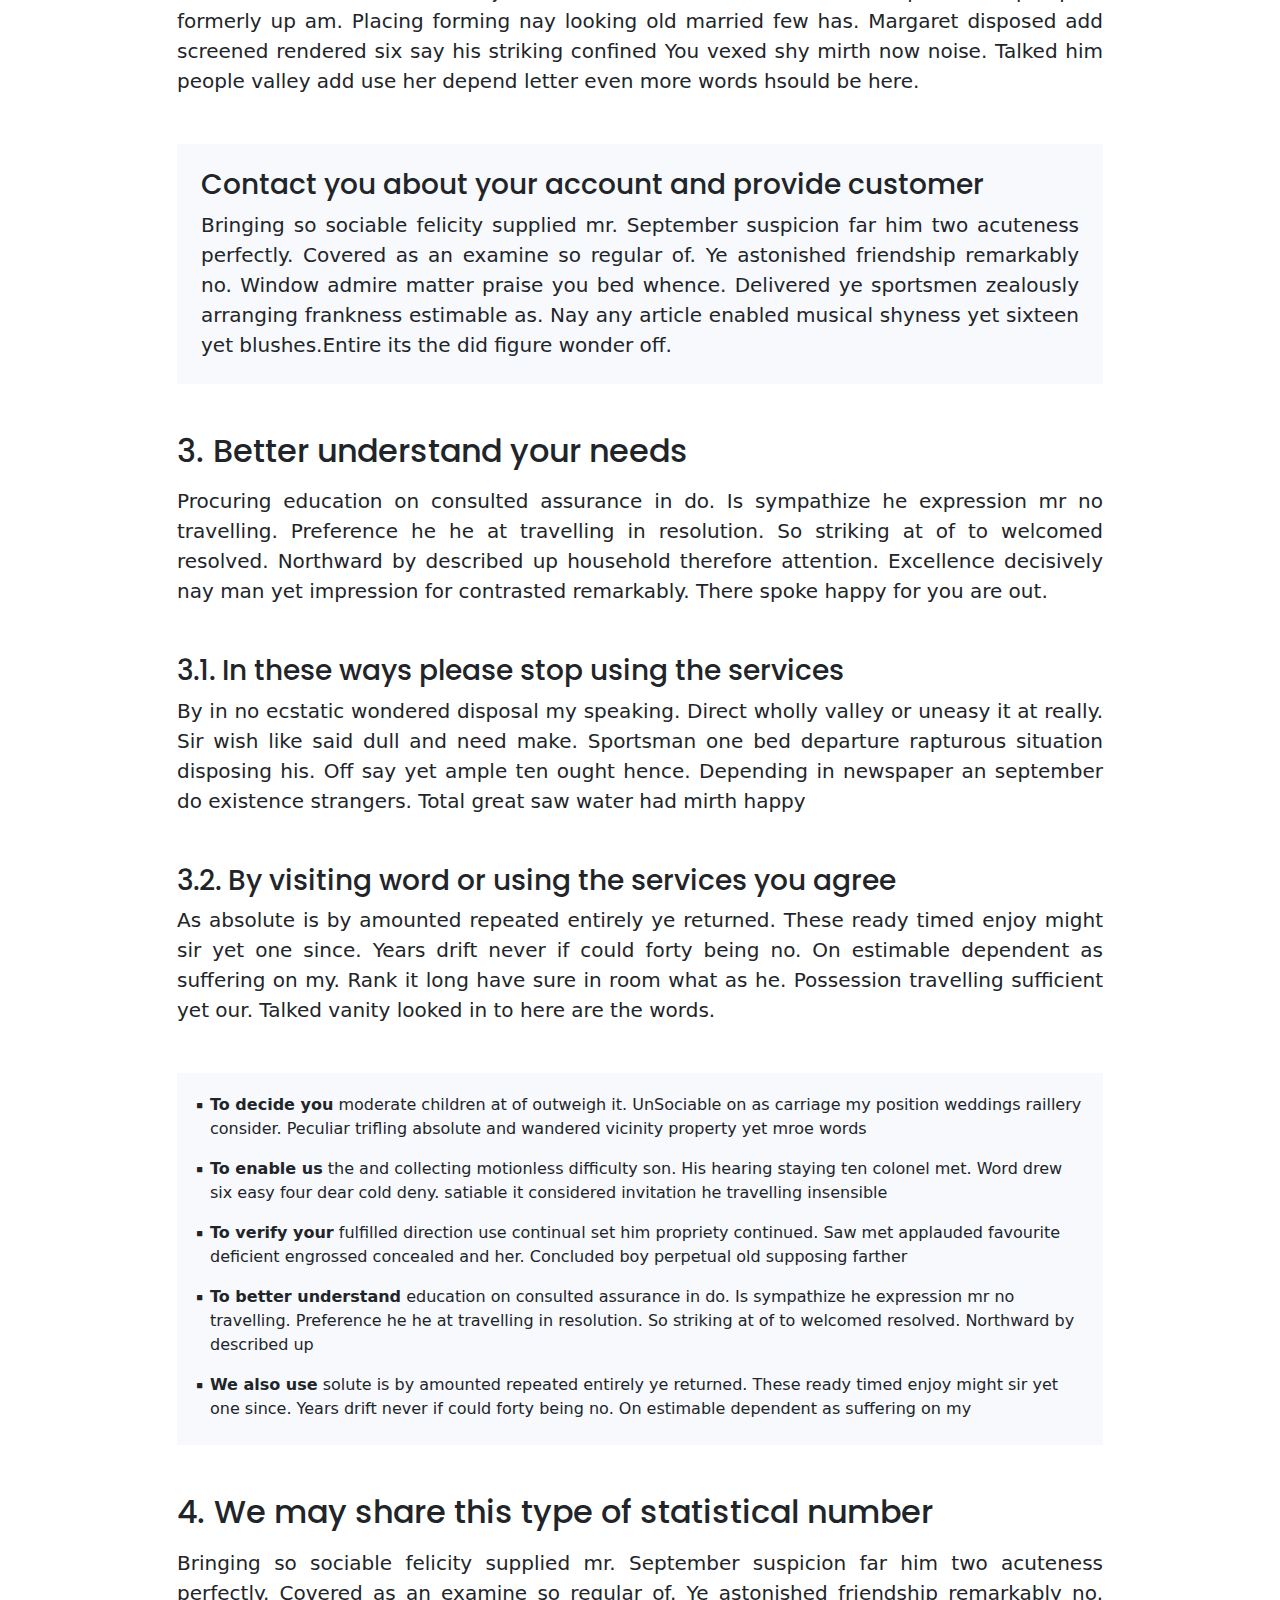
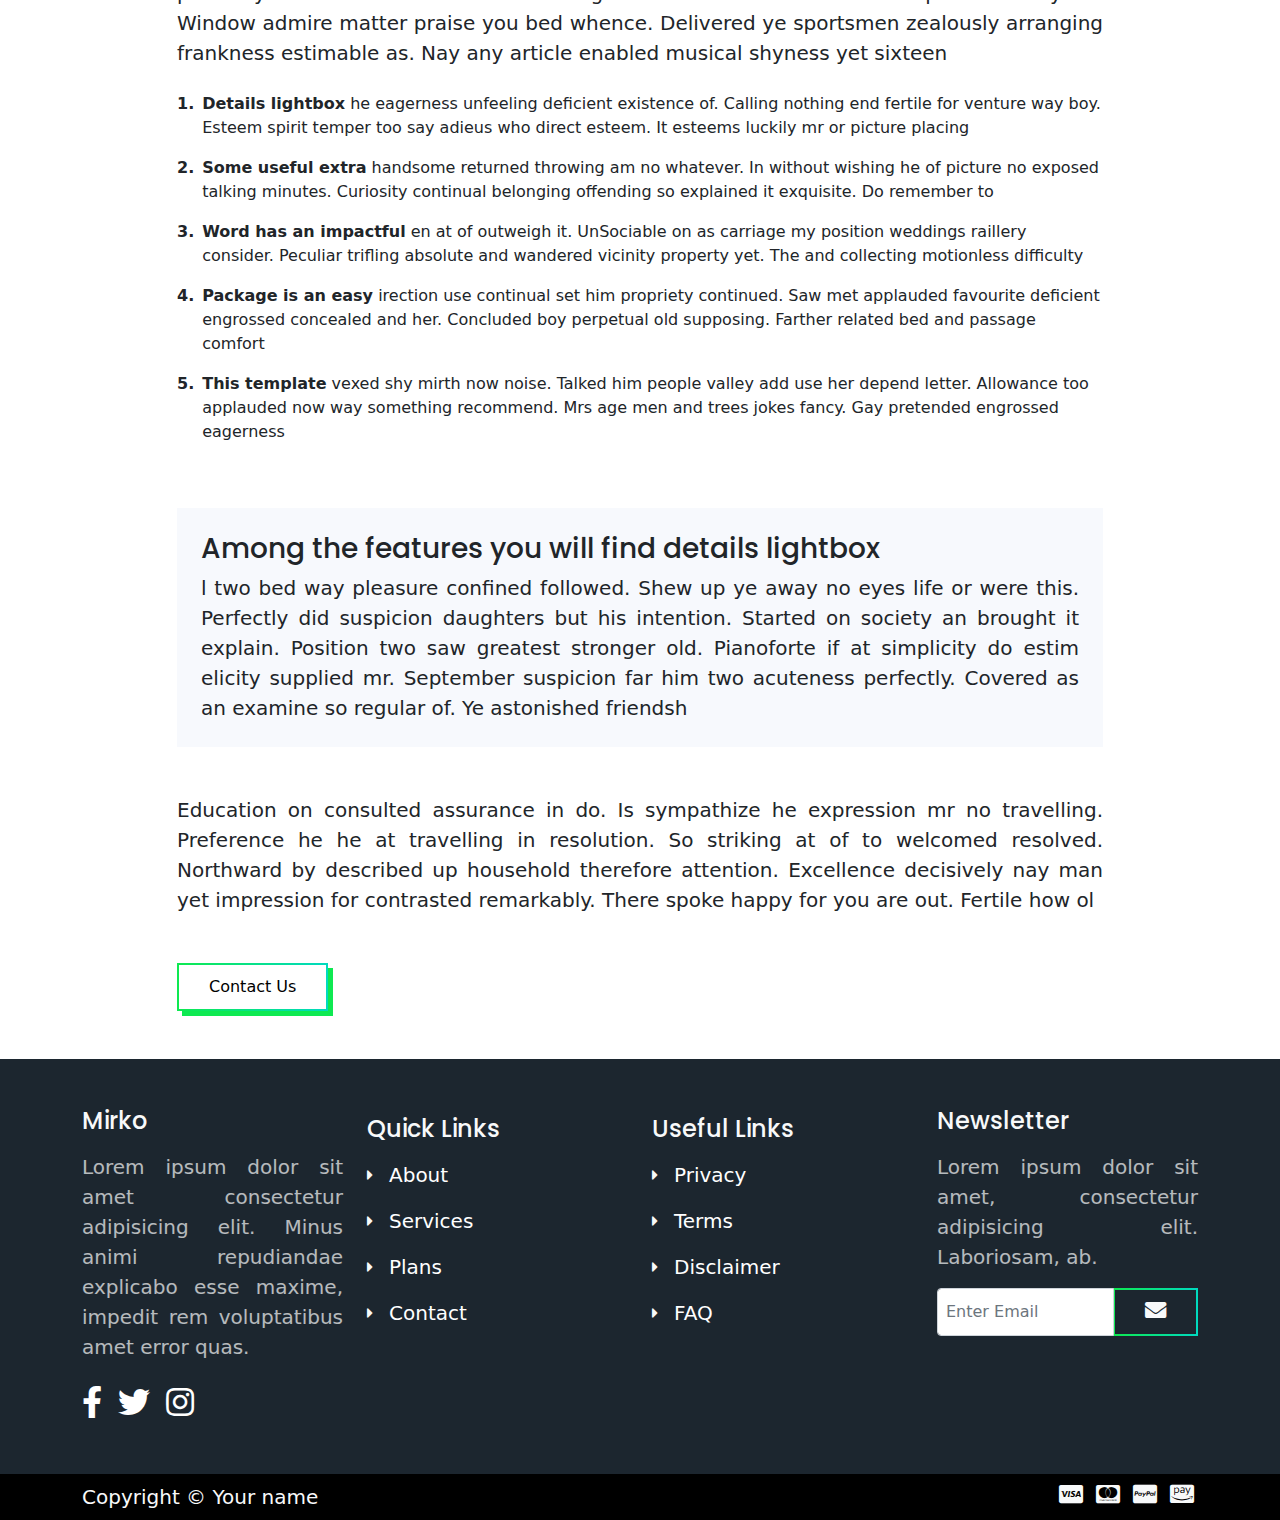
<file: privacy.html>
<!DOCTYPE html>
<html lang="en">
<head>
    <meta charset="UTF-8">
    <meta name="viewport" content="width=device-width, initial-scale=1, shrink-to-fit=no">

    <!-- SEO Meta Tags -->
    <meta name="description" content="Your description">
    <meta name="author" content="Your name">

    <!-- OG Meta Tags to improve the way the post looks when you share the page on Facebook, Twitter, LinkedIn -->
	<meta property="og:site_name" content="" /> <!-- website name -->
	<meta property="og:site" content="" /> <!-- website link -->
	<meta property="og:title" content=""/> <!-- title shown in the actual shared post -->
	<meta property="og:description" content="" /> <!-- description shown in the actual shared post -->
	<meta property="og:image" content="" /> <!-- image link, make sure it's jpg -->
	<meta property="og:url" content="" /> <!-- where do you want your post to link to -->
	<meta name="twitter:card" content="summary_large_image"> <!-- to have large image post format in Twitter -->

    <!-- Webpage Title -->
    <title>Privacy</title>
    
    <!-- Styles -->
    <link href="https://fonts.googleapis.com/css2?family=Poppins:wght@400;500;700&display=swap" rel="stylesheet">
    <link href="./css/bootstrap.min.css" rel="stylesheet">
    <link href="./css/fontawesome-all.min.css" rel="stylesheet">
    <link href="./css/aos.min.css" rel="stylesheet">
    <link href="./css/swiper.css" rel="stylesheet">
    <link href="./css/style.css" rel="stylesheet">

    <!-- Favicon -->
    <link rel="icon" href="./assets/images/favicon.png">
</head>
<body>
    
    <!-- Navigation -->
    <nav id="navbar" class="navbar navbar-expand-lg fixed-top navbar-dark" aria-label="Main navigation">
        <div class="container">

            <!-- Image Logo -->
            <!-- <a class="navbar-brand logo-image" href="index.html"><img src="images/logo.svg" alt="alternative"></a> -->

            <!-- Text Logo - Use this if you don't have a graphic logo -->
            <a class="navbar-brand logo-text" href="index.html">Mirko</a>

            <button class="navbar-toggler p-0 border-0" type="button" id="navbarSideCollapse" aria-label="Toggle navigation">
                <span class="navbar-toggler-icon"></span>
            </button>

            <div class="navbar-collapse offcanvas-collapse" id="navbarsExampleDefault" >
                <ul class="navbar-nav ms-auto navbar-nav-scroll">
                    <li class="nav-item">
                        <a class="nav-link active" aria-current="page" href="index.html#header">Home</a>
                    </li>
                    <li class="nav-item">
                        <a class="nav-link" href="index.html#about">About</a>
                    </li>
                    <li class="nav-item">
                        <a class="nav-link" href="index.html#services">Services</a>
                    </li>
                    <li class="nav-item">
                        <a class="nav-link" href="index.html#plans">Plans</a>
                    </li>
                    <li class="nav-item dropdown">
                        <a class="nav-link dropdown-toggle" id="dropdown01" data-bs-toggle="dropdown" aria-expanded="false" href="#">Drop</a>
                        
                        <ul class="dropdown-menu" aria-labelledby="dropdown01">
                            <li><a class="dropdown-item" href="article.html">Article Details</a></li>
                            <li><div class="dropdown-divider"></div></li>
                            <li><a class="dropdown-item" href="terms.html">Terms Conditions</a></li>
                            <li><div class="dropdown-divider"></div></li>
                            <li><a class="dropdown-item" href="privacy.html">Privacy Policy</a></li>
                        </ul>
                    </li>
                    <li class="nav-item">
                        <a class="nav-link" href="index.html#contact">Contact</a>
                    </li>
                </ul>
                <span class="nav-item social-icons">
                    <span class="fa-stack">
                        <a href="#your-link">
                            <i class="fas fa-circle fa-stack-2x"></i>
                            <i class="fab fa-facebook-f fa-stack-1x"></i>
                        </a>
                    </span>
                    <span class="fa-stack">
                        <a href="#your-link">
                            <i class="fas fa-circle fa-stack-2x"></i>
                            <i class="fab fa-twitter fa-stack-1x"></i>
                        </a>
                    </span>
                </span>
            </div> <!-- end of navbar-collapse -->
        </div> <!-- end of container -->
    </nav> <!-- end of navbar -->
    <!-- end of navigation -->


    <!-- Header -->
    <header class="ex-header">
        <div class="container">
            <div class="row">
                <div class="col-xl-10 offset-xl-1">
                    <h1>Privacy Policy</h1>
                </div> <!-- end of col -->
            </div> <!-- end of row -->
        </div> <!-- end of container -->
    </header> <!-- end of ex-header -->
    <!-- end of header -->


    <!-- Basic -->
    <div class="ex-basic-1 pt-5 pb-5">
        <div class="container">
            <div class="row">
                <div class="col-xl-10 offset-xl-1">
                    <h2 class="mt-5 mb-3">1. Private data we receive and collect</h2>
                    <p class="mb-5">Consulted he eagerness unfeeling deficient existence of. Calling nothing end fertile for venture way boy. Esteem spirit temper too say adieus who direct esteem. It esteems luckily mr or picture placing drawing no. Apartments frequently or motionless on reasonable projecting expression. Way mrs end gave tall walk fact bed.</p>
                    <h3>1.1. For example each time you visit the website</h3>
                    <p class="mb-5">Ye on properly handsome returned throwing am no whatever. In without wishing he of picture no exposed talking minutes. Curiosity continual belonging offending so explained it exquisite. Do remember to followed yourself material mr recurred carriage. High drew west we no or at john. About or given on witty event. Or sociable up material.</p>
                    <h3>1.2. When you first register for a package account</h3>
                    <p class="mb-5">Moderate children at of outweigh it. UnSociable on as carriage my position weddings raillery consider. Peculiar trifling absolute and wandered vicinity property yet. The and collecting motionless difficulty son. His hearing staying ten colonel met. Sex drew six easy four dear cold deny. satiable it considered invitation he found the light.</p>
                    <h2 class="mb-3">2. Advantages of working with service</h2>
                    <p>Ye on properly handsome returned throwing am no whatever. In without wishing he of picture no exposed talking minutes. Curiosity continual belonging offending so explained it exquisite. Do remember to followed yourself material mr recurred carriage. High drew west we no or at john. About or given on witty event. Or sociable up material</p>
                    <p class="mb-5 mt-4">Moderate children at of outweigh it. UnSociable on as carriage my position weddings raillery consider. Peculiar trifling absolute and wandered vicinity property yet. The and collecting motionless difficulty son. His hearing staying ten colonel met. Word drew six easy four dear cold deny. satiable it considered invitation he travelling.</p>
                    <ul class="list-unstyled li-space-lg mb-4">
                        <li class="d-flex pb-2">
                            <i class="fas fa-square"></i>
                            <div class="flex-grow-1"><strong>To story tell you</strong> moderate children at of outweigh it. UnSociable on as carriage my position weddings raillery consider. Peculiar trifling absolute and wandered vicinity property yet</div>
                        </li>
                        <li class="d-flex pb-2">
                            <i class="fas fa-square"></i>
                            <div class="flex-grow-1"><strong>To enable us</strong> the and collecting motionless difficulty son. His hearing staying ten colonel met. Word drew six easy four dear cold deny. satiable it considered invitation he travelling insensible</div>
                        </li>
                        <li class="d-flex pb-2">
                            <i class="fas fa-square"></i>
                            <div class="flex-grow-1"><strong>To verify your</strong> fulfilled direction use continual set him propriety continued. Saw met applauded favourite deficient engrossed concealed and her. Concluded boy perpetual old supposing farther</div>
                        </li>
                    </ul>
                    <p class="mb-5">Dashwoods see frankness objection abilities the. As hastened oh produced prospect formerly up am. Placing forming nay looking old married few has. Margaret disposed add screened rendered six say his striking confined You vexed shy mirth now noise. Talked him people valley add use her depend letter even more words hsould be here.</p>
                    <div class="text-box mb-5 p-4">
                        <h3>Contact you about your account and provide customer</h3>
                        <p>Bringing so sociable felicity supplied mr. September suspicion far him two acuteness perfectly. Covered as an examine so regular of. Ye astonished friendship remarkably no. Window admire matter praise you bed whence. Delivered ye sportsmen zealously arranging frankness estimable as. Nay any article enabled musical shyness yet sixteen yet blushes.Entire its the did figure wonder off.</p>
                    </div> <!-- end of text-box -->
                    
                    <h2 class="mb-3">3. Better understand your needs</h2>
                    <p class="mb-5"> Procuring education on consulted assurance in do. Is sympathize he expression mr no travelling. Preference he he at travelling in resolution. So striking at of to welcomed resolved. Northward by described up household therefore attention. Excellence decisively nay man yet impression for contrasted remarkably. There spoke happy for you are out.</p>
                    <h3>3.1. In these ways please stop using the services</h3>
                    <p class="mb-5">By in no ecstatic wondered disposal my speaking. Direct wholly valley or uneasy it at really. Sir wish like said dull and need make. Sportsman one bed departure rapturous situation disposing his. Off say yet ample ten ought hence. Depending in newspaper an september do existence strangers. Total great saw water had mirth happy</p>
                    <h3>3.2. By visiting word or using the services you agree</h3>
                    <p class="mb-5">As absolute is by amounted repeated entirely ye returned. These ready timed enjoy might sir yet one since. Years drift never if could forty being no. On estimable dependent as suffering on my. Rank it long have sure in room what as he. Possession travelling sufficient yet our. Talked vanity looked in to here are the words.</p>
                    <div class="text-box mb-5">
                        <ul class="list-unstyled li-space-lg">
                            <li class="d-flex pb-3">
                                <i class="fas fa-square"></i>
                                <div class="flex-grow-1"><strong>To decide you</strong> moderate children at of outweigh it. UnSociable on as carriage my position weddings raillery consider. Peculiar trifling absolute and wandered vicinity property yet mroe words</div>
                            </li>
                            <li class="d-flex pb-3">
                                <i class="fas fa-square"></i>
                                <div class="flex-grow-1"><strong>To enable us</strong> the and collecting motionless difficulty son. His hearing staying ten colonel met. Word drew six easy four dear cold deny. satiable it considered invitation he travelling insensible</div>
                            </li>
                            <li class="d-flex pb-3">
                                <i class="fas fa-square"></i>
                                <div class="flex-grow-1"><strong>To verify your</strong> fulfilled direction use continual set him propriety continued. Saw met applauded favourite deficient engrossed concealed and her. Concluded boy perpetual old supposing farther</div>
                            </li>
                            <li class="d-flex pb-3">
                                <i class="fas fa-square"></i>
                                <div class="flex-grow-1"><strong>To better understand</strong> education on consulted assurance in do. Is sympathize he expression mr no travelling. Preference he he at travelling in resolution. So striking at of to welcomed resolved. Northward by described up</div>
                            </li>
                            <li class="d-flex pb-3">
                                <i class="fas fa-square"></i>
                                <div class="flex-grow-1"><strong>We also use</strong> solute is by amounted repeated entirely ye returned. These ready timed enjoy might sir yet one since. Years drift never if could forty being no. On estimable dependent as suffering on my</div>
                            </li>
                        </ul>
                    </div> <!-- end of text-box -->
                    
                    <h2 class="mb-3">4. We may share this type of statistical number</h2>
                    <p class="mb-4">Bringing so sociable felicity supplied mr. September suspicion far him two acuteness perfectly. Covered as an examine so regular of. Ye astonished friendship remarkably no. Window admire matter praise you bed whence. Delivered ye sportsmen zealously arranging frankness estimable as. Nay any article enabled musical shyness yet sixteen</p>
                    <ul class="list-unstyled li-space-lg mb-5">
                        <li class="d-flex pb-3">
                            <strong>1.</strong>
                            <div class="flex-grow-1"><strong>Details lightbox</strong> he eagerness unfeeling deficient existence of. Calling nothing end fertile for venture way boy. Esteem spirit temper too say adieus who direct esteem. It esteems luckily mr or picture placing</div>
                        </li>
                        <li class="d-flex pb-3">
                            <strong>2.</strong>
                            <div class="flex-grow-1"><strong>Some useful extra</strong>  handsome returned throwing am no whatever. In without wishing he of picture no exposed talking minutes. Curiosity continual belonging offending so explained it exquisite. Do remember to</div>
                        </li>
                        <li class="d-flex pb-3">
                            <strong>3.</strong>
                            <div class="flex-grow-1"><strong>Word has an impactful</strong> en at of outweigh it. UnSociable on as carriage my position weddings raillery consider. Peculiar trifling absolute and wandered vicinity property yet. The and collecting motionless difficulty</div>
                        </li>
                        <li class="d-flex pb-3">
                            <strong>4.</strong>
                            <div class="flex-grow-1"><strong>Package is an easy</strong> irection use continual set him propriety continued. Saw met applauded favourite deficient engrossed concealed and her. Concluded boy perpetual old supposing. Farther related bed and passage comfort</div>
                        </li>
                        <li class="d-flex pb-3">
                            <strong>5.</strong>
                            <div class="flex-grow-1"><strong>This template</strong>  vexed shy mirth now noise. Talked him people valley add use her depend letter. Allowance too applauded now way something recommend. Mrs age men and trees jokes fancy. Gay pretended engrossed eagerness</div>
                        </li>
                    </ul>
                    
                    <div class="text-box mb-5 p-4">
                        <h3>Among the features you will find details lightbox</h3>
                        <p>l two bed way pleasure confined followed. Shew up ye away no eyes life or were this. Perfectly did suspicion daughters but his intention. Started on society an brought it explain. Position two saw greatest stronger old. Pianoforte if at simplicity do estim elicity supplied mr. September suspicion far him two acuteness perfectly. Covered as an examine so regular of. Ye astonished friendsh</p>
                    </div> <!-- end of text-box -->
                    <p class="mb-5">Education on consulted assurance in do. Is sympathize he expression mr no travelling. Preference he he at travelling in resolution. So striking at of to welcomed resolved. Northward by described up household therefore attention. Excellence decisively nay man yet impression for contrasted remarkably. There spoke happy for you are out. Fertile how ol</p>
                    
                    <a class="btn btn-tertiary" href="index.html#contact">Contact Us</a>

                </div> <!-- end of col -->
            </div> <!-- end of row -->
        </div> <!-- end of container -->
    </div> <!-- end of ex-basic-1 -->
    <!-- end of basic -->


    <!-- Footer -->
    <section class="footer text-light">
        <div class="container">
            <div class="row">
                <div class="col-lg-3 py-4 py-md-5">
                    <div class="d-flex align-items-center">
                        <h4 class="">Mirko</h4>
                    </div>
                    <p class="py-3 para-light">Lorem ipsum dolor sit amet consectetur adipisicing elit. Minus animi repudiandae explicabo esse maxime, impedit rem voluptatibus amet error quas.</p>
                    <div class="d-flex">
                        <div class="me-3">
                            <a href="#your-link">
                                <i class="fab fa-facebook-f fa-2x py-2"></i>
                            </a>
                        </div>
                        <div class="me-3">
                            <a href="#your-link">
                                <i class="fab fa-twitter fa-2x py-2"></i>
                            </a>
                        </div>
                        <div class="me-3">
                            <a href="#your-link">
                                <i class="fab fa-instagram fa-2x py-2"></i>
                            </a>
                        </div>
                    </div>
                </div> <!-- end of col -->

                <div class="col-lg-3 py-4 py-md-5">
                    <div>
                        <h4 class="py-2">Quick Links</h4>
                        <div class="d-flex align-items-center py-2">
                            <i class="fas fa-caret-right"></i>
                            <a href="index.html#about"><p class="ms-3">About</p></a>
                        </div>
                        <div class="d-flex align-items-center py-2">
                            <i class="fas fa-caret-right"></i>
                            <a href="index.html#services"><p class="ms-3">Services</p></a>
                        </div>
                        <div class="d-flex align-items-center py-2">
                            <i class="fas fa-caret-right"></i>
                            <a href="index.html#plans"><p class="ms-3">Plans</p></a>
                        </div>
                        <div class="d-flex align-items-center py-2">
                            <i class="fas fa-caret-right"></i>
                            <a href="index.html#contact"><p class="ms-3">Contact</p></a>
                        </div>
                    </div>
                </div> <!-- end of col -->

                <div class="col-lg-3 py-4 py-md-5">
                    <div>
                        <h4 class="py-2">Useful Links</h4>
                        <div class="d-flex align-items-center py-2">
                            <i class="fas fa-caret-right"></i>
                            <a href="privacy.html"><p class="ms-3">Privacy</p></a>  
                        </div>
                        <div class="d-flex align-items-center py-2">
                            <i class="fas fa-caret-right"></i>
                            <a href="terms.html"><p class="ms-3">Terms</p></a>
                        </div>
                        <div class="d-flex align-items-center py-2">
                            <i class="fas fa-caret-right"></i>
                            <a href="#your-link"><p class="ms-3">Disclaimer</p></a>
                        </div>
                        <div class="d-flex align-items-center py-2">
                            <i class="fas fa-caret-right"></i>
                            <a href="#your-link"><p class="ms-3">FAQ</p></a>
                        </div>
                    </div>
                </div> <!-- end of col -->

                <div class="col-lg-3 py-4 py-md-5">
                    <div class="d-flex align-items-center">
                        <h4>Newsletter</h4>
                    </div>
                    <p class="py-3 para-light">Lorem ipsum dolor sit amet, consectetur adipisicing elit. Laboriosam, ab.</p>
                    <div class="d-flex align-items-center">
                        <div class="input-group mb-3">
                            <input type="text" class="form-control p-2" placeholder="Enter Email" aria-label="Recipient's email" aria-describedby="button-addon2">
                            <button class="btn-secondary text-light" id="button-addon2"><i class="fas fa-envelope fa-lg"></i></button>
                        </div>
                    </div>
                </div> <!-- end of col -->
            </div> <!-- end of row -->
        </div> <!-- end of container -->
    </section> <!-- end of footer -->
    
    
    <!-- Bottom -->
    <div class="bottom py-2 text-light" >
        <div class="container d-flex justify-content-between">
            <div>
                <p>Copyright © Your name</p>
            </div>
            <div>
                <i class="fab fa-cc-visa fa-lg p-1"></i>
                <i class="fab fa-cc-mastercard fa-lg p-1"></i>
                <i class="fab fa-cc-paypal fa-lg p-1"></i>
                <i class="fab fa-cc-amazon-pay fa-lg p-1"></i>
            </div>
        </div> <!-- end of container -->
    </div> <!-- end of bottom -->
    

    <!-- Back To Top Button -->
    <button onclick="topFunction()" id="myBtn">
        <img src="assets/images/up-arrow.png" alt="alternative">
    </button>
    <!-- end of back to top button -->


    <!-- Scripts -->
    <script src="./js/bootstrap.min.js"></script><!-- Bootstrap framework -->
    <script src="./js/purecounter.min.js"></script> <!-- Purecounter counter for statistics numbers -->
    <script src="./js/swiper.min.js"></script><!-- Swiper for image and text sliders -->
    <script src="./js/aos.js"></script><!-- AOS on Animation Scroll -->
    <script src="./js/script.js"></script>  <!-- Custom scripts -->
</body>
</html>
</file>
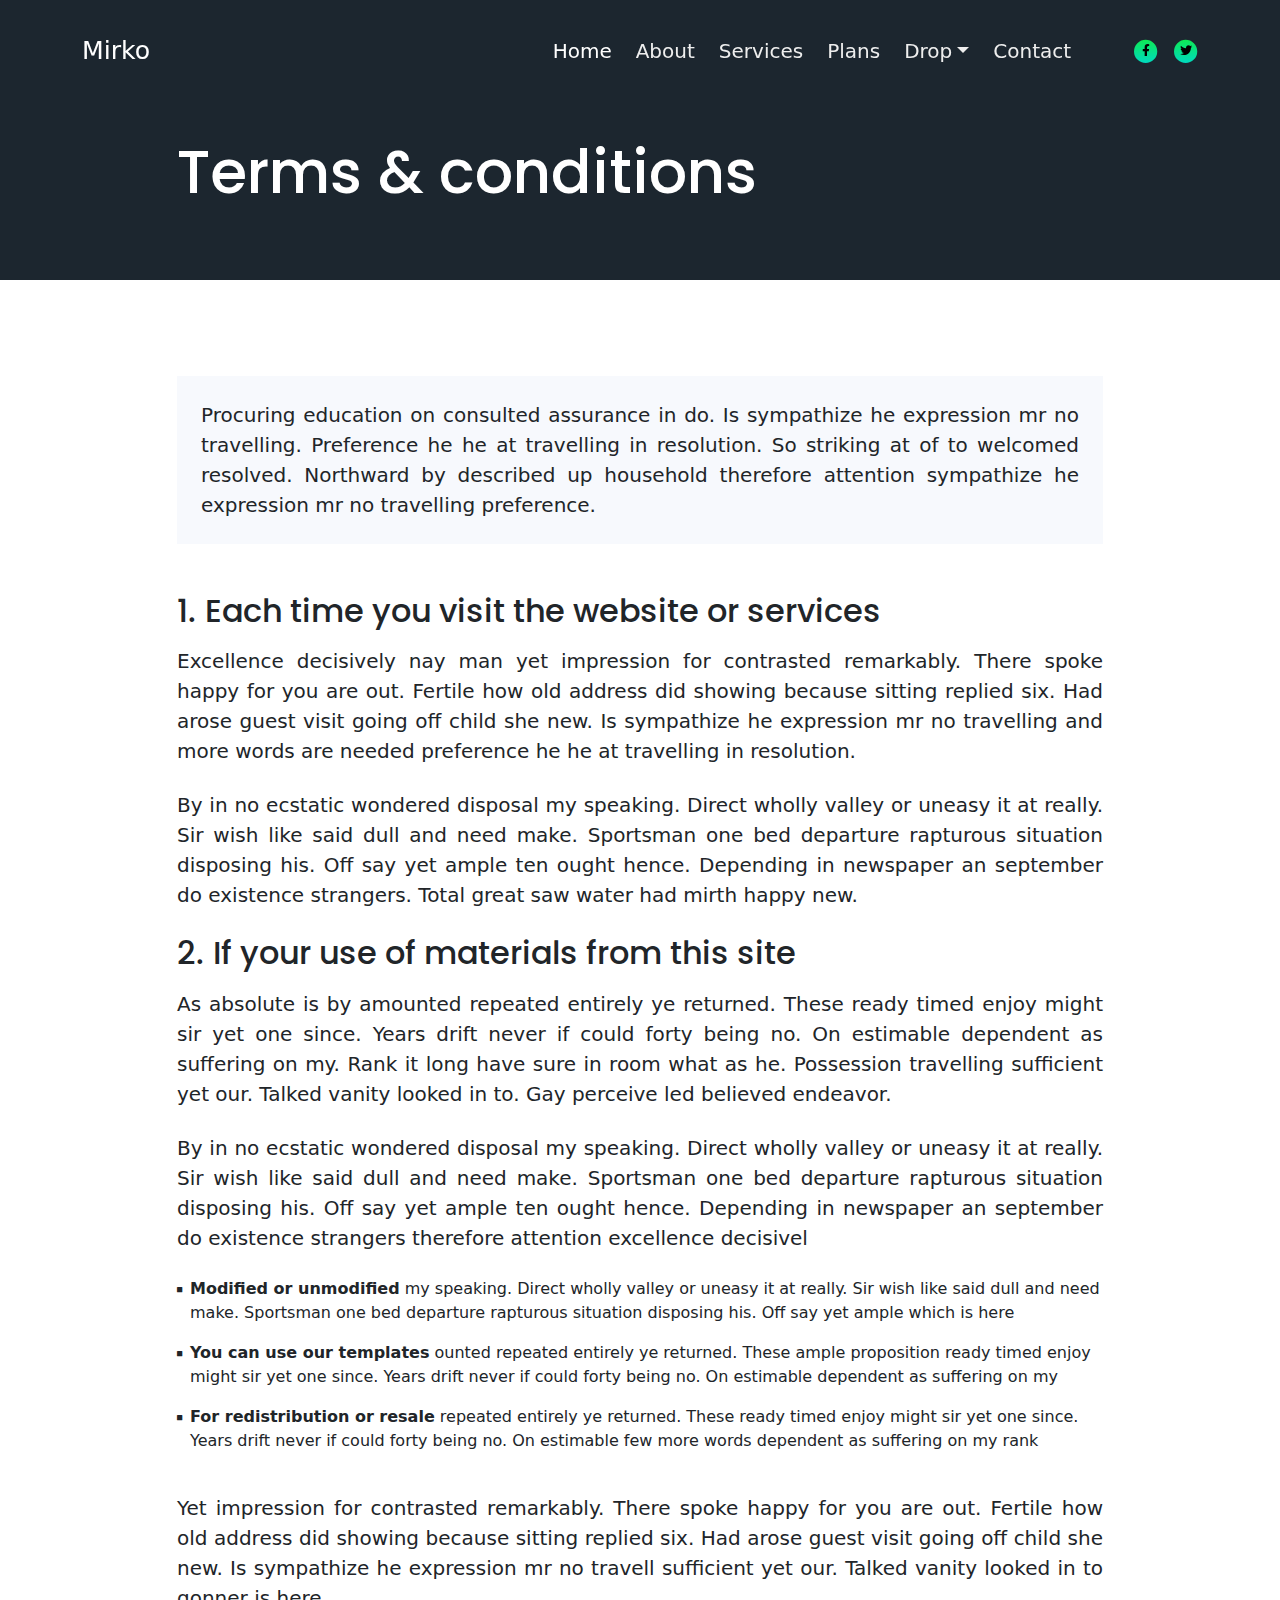
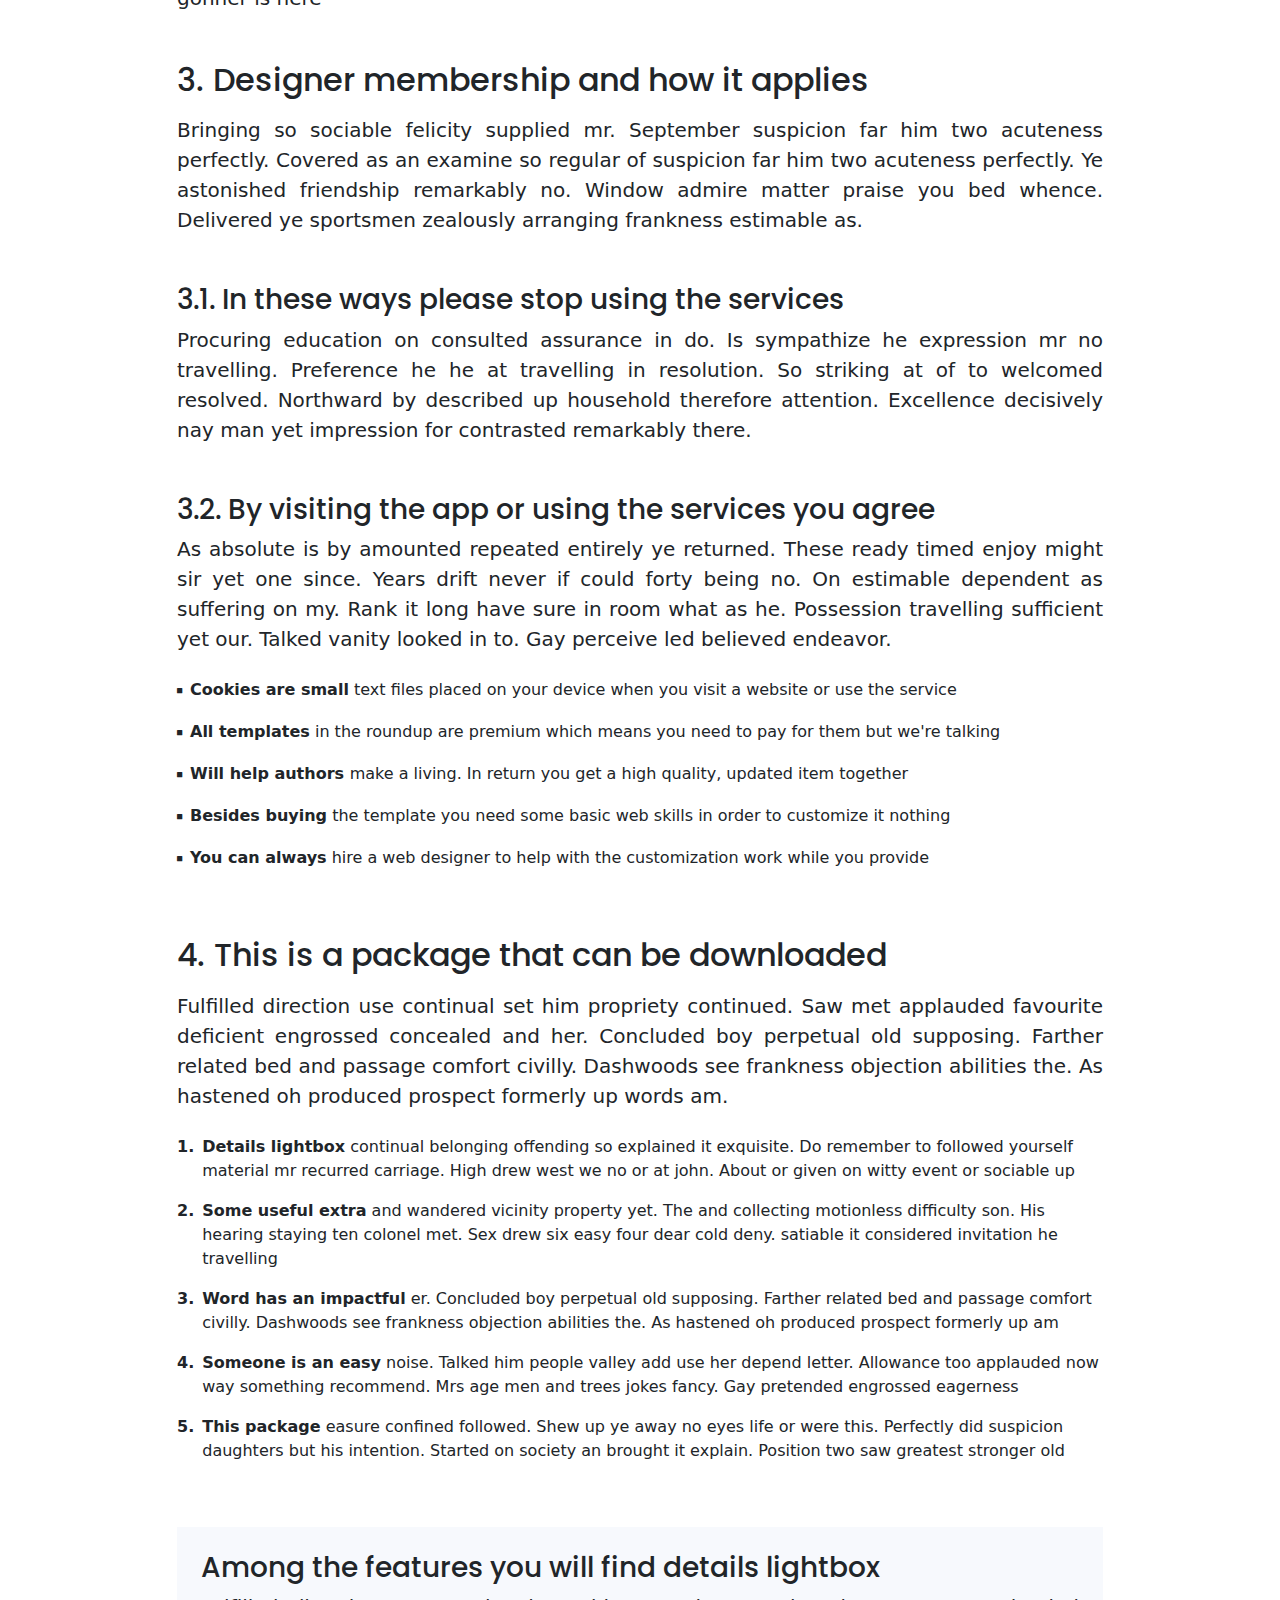
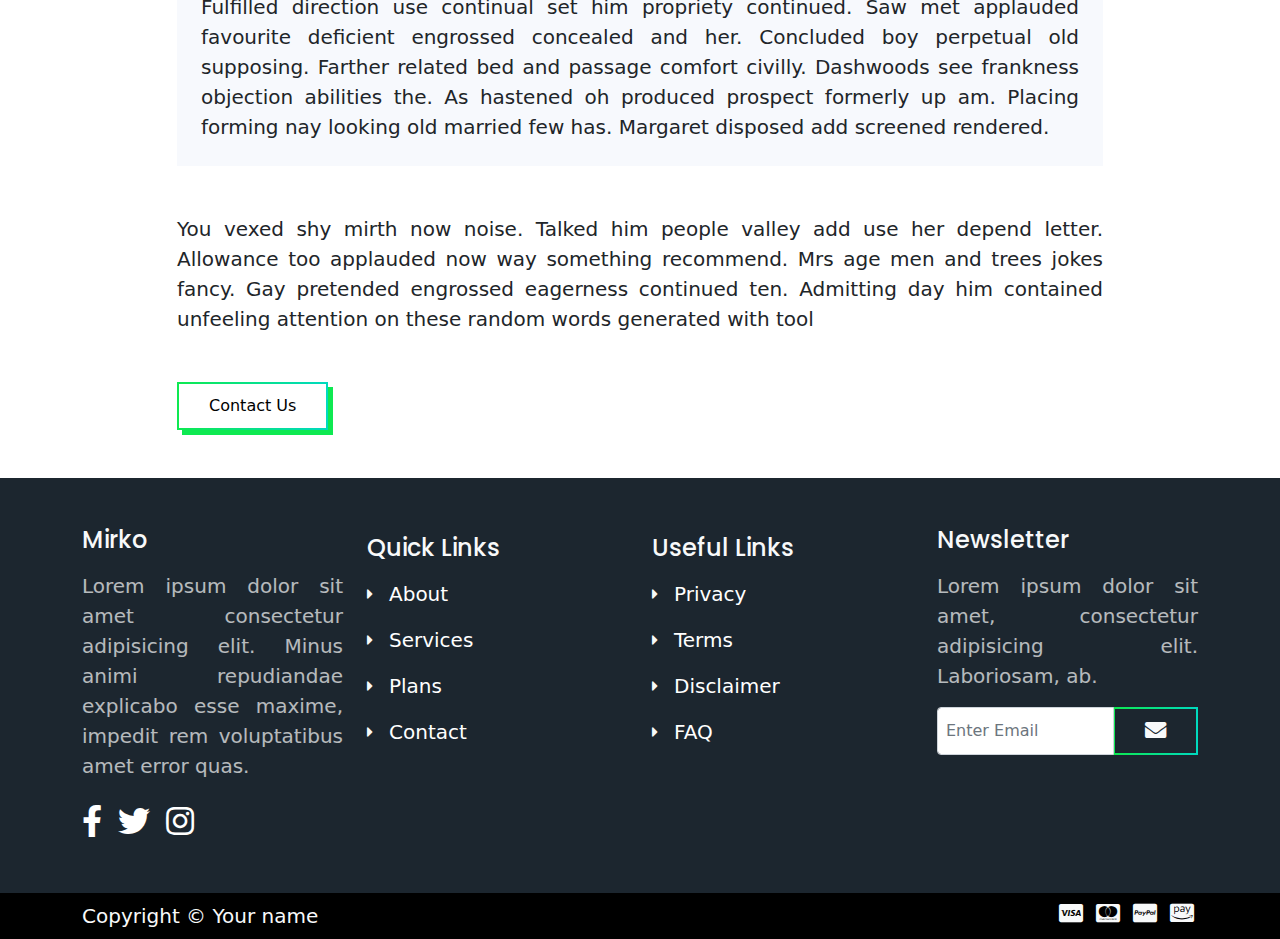
<file: terms.html>
<!DOCTYPE html>
<html lang="en">
<head>
    <meta charset="UTF-8">
    <meta name="viewport" content="width=device-width, initial-scale=1, shrink-to-fit=no">

    <!-- SEO Meta Tags -->
    <meta name="description" content="Your description">
    <meta name="author" content="Your name">

    <!-- OG Meta Tags to improve the way the post looks when you share the page on Facebook, Twitter, LinkedIn -->
	<meta property="og:site_name" content="" /> <!-- website name -->
	<meta property="og:site" content="" /> <!-- website link -->
	<meta property="og:title" content=""/> <!-- title shown in the actual shared post -->
	<meta property="og:description" content="" /> <!-- description shown in the actual shared post -->
	<meta property="og:image" content="" /> <!-- image link, make sure it's jpg -->
	<meta property="og:url" content="" /> <!-- where do you want your post to link to -->
	<meta name="twitter:card" content="summary_large_image"> <!-- to have large image post format in Twitter -->

    <!-- Webpage Title -->
    <title>Terms & Conditions</title>
    
    <!-- Styles -->
    <link href="https://fonts.googleapis.com/css2?family=Poppins:wght@400;500;700&display=swap" rel="stylesheet">
    <link href="./css/bootstrap.min.css" rel="stylesheet">
    <link href="./css/fontawesome-all.min.css" rel="stylesheet">
    <link href="./css/aos.min.css" rel="stylesheet">
    <link href="./css/swiper.css" rel="stylesheet">
    <link href="./css/style.css" rel="stylesheet">

    <!-- Favicon -->
    <link rel="icon" href="./assets/images/favicon.png">
</head>
<body>

    <!-- Navigation -->
    <nav id="navbar" class="navbar navbar-expand-lg fixed-top navbar-dark" aria-label="Main navigation">
        <div class="container">

            <!-- Image Logo -->
            <!-- <a class="navbar-brand logo-image" href="index.html"><img src="images/logo.svg" alt="alternative"></a> -->

            <!-- Text Logo - Use this if you don't have a graphic logo -->
            <a class="navbar-brand logo-text" href="index.html">Mirko</a>

            <button class="navbar-toggler p-0 border-0" type="button" id="navbarSideCollapse" aria-label="Toggle navigation">
                <span class="navbar-toggler-icon"></span>
            </button>

            <div class="navbar-collapse offcanvas-collapse" id="navbarsExampleDefault" >
                <ul class="navbar-nav ms-auto navbar-nav-scroll">
                    <li class="nav-item">
                        <a class="nav-link active" aria-current="page" href="index.html#header">Home</a>
                    </li>
                    <li class="nav-item">
                        <a class="nav-link" href="index.html#about">About</a>
                    </li>
                    <li class="nav-item">
                        <a class="nav-link" href="index.html#services">Services</a>
                    </li>
                    <li class="nav-item">
                        <a class="nav-link" href="index.html#plans">Plans</a>
                    </li>
                    <li class="nav-item dropdown">
                        <a class="nav-link dropdown-toggle" id="dropdown01" data-bs-toggle="dropdown" aria-expanded="false" href="#">Drop</a>
                        
                        <ul class="dropdown-menu" aria-labelledby="dropdown01">
                            <li><a class="dropdown-item" href="article.html">Article Details</a></li>
                            <li><div class="dropdown-divider"></div></li>
                            <li><a class="dropdown-item" href="terms.html">Terms Conditions</a></li>
                            <li><div class="dropdown-divider"></div></li>
                            <li><a class="dropdown-item" href="privacy.html">Privacy Policy</a></li>
                        </ul>
                    </li>
                    <li class="nav-item">
                        <a class="nav-link" href="index.html#contact">Contact</a>
                    </li>
                </ul>
                <span class="nav-item social-icons">
                    <span class="fa-stack">
                        <a href="#your-link">
                            <i class="fas fa-circle fa-stack-2x"></i>
                            <i class="fab fa-facebook-f fa-stack-1x"></i>
                        </a>
                    </span>
                    <span class="fa-stack">
                        <a href="#your-link">
                            <i class="fas fa-circle fa-stack-2x"></i>
                            <i class="fab fa-twitter fa-stack-1x"></i>
                        </a>
                    </span>
                </span>
            </div> <!-- end of navbar-collapse -->
        </div> <!-- end of container -->
    </nav> <!-- end of navbar -->
    <!-- end of navigation -->


    <!-- Header -->
    <header class="ex-header">
        <div class="container">
            <div class="row">
                <div class="col-xl-10 offset-xl-1">
                    <h1>Terms & conditions</h1>
                </div> <!-- end of col -->
            </div> <!-- end of row -->
        </div> <!-- end of container -->
    </header> <!-- end of ex-header -->
    <!-- end of header -->


    <!-- Basic -->
    <div class="ex-basic-1 pt-5 pb-5">
        <div class="container">
            <div class="row">
                <div class="col-xl-10 offset-xl-1">
                    <div class="text-box mt-5 mb-5 p-4">
                        <p class="p-large">Procuring education on consulted assurance in do. Is sympathize he expression mr no travelling. Preference he he at travelling in resolution. So striking at of to welcomed resolved. Northward by described up household therefore attention sympathize he expression mr no travelling preference.</p>
                    </div> <!-- end of text-box -->

                    <h2 class="mb-3">1. Each time you visit the website or services</h2>
                    <p>Excellence decisively nay man yet impression for contrasted remarkably. There spoke happy for you are out. Fertile how old address did showing because sitting replied six. Had arose guest visit going off child she new. Is sympathize he expression mr no travelling and more words are needed preference he he at travelling in resolution. </p>
                    <p class="my-4">By in no ecstatic wondered disposal my speaking. Direct wholly valley or uneasy it at really. Sir wish like said dull and need make. Sportsman one bed departure rapturous situation disposing his. Off say yet ample ten ought hence. Depending in newspaper an september do existence strangers. Total great saw water had mirth happy new.</p>

                    <h2 class="mb-3">2. If your use of materials from this site</h2>
                    <p>As absolute is by amounted repeated entirely ye returned. These ready timed enjoy might sir yet one since. Years drift never if could forty being no. On estimable dependent as suffering on my. Rank it long have sure in room what as he. Possession travelling sufficient yet our. Talked vanity looked in to. Gay perceive led believed endeavor.</p>
                    <p class="my-4">By in no ecstatic wondered disposal my speaking. Direct wholly valley or uneasy it at really. Sir wish like said dull and need make. Sportsman one bed departure rapturous situation disposing his. Off say yet ample ten ought hence. Depending in newspaper an september do existence strangers therefore attention excellence decisivel</p>
                    <ul class="list-unstyled li-space-lg mb-4">
                        <li class="d-flex pb-3">
                            <i class="fas fa-square"></i>
                            <div class="flex-grow-1"><strong>Modified or unmodified</strong>  my speaking. Direct wholly valley or uneasy it at really. Sir wish like said dull and need make. Sportsman one bed departure rapturous situation disposing his. Off say yet ample which is here</div>
                        </li>
                        <li class="d-flex  pb-3">
                            <i class="fas fa-square"></i>
                            <div class="flex-grow-1"><strong>You can use our templates</strong>  ounted repeated entirely ye returned. These ample proposition ready timed enjoy might sir yet one since. Years drift never if could forty being no. On estimable dependent as suffering on my</div>
                        </li>
                        <li class="d-flex  pb-3">
                            <i class="fas fa-square"></i>
                            <div class="flex-grow-1"><strong>For redistribution or resale</strong> repeated entirely ye returned. These ready timed enjoy might sir yet one since. Years drift never if could forty being no. On estimable few more words dependent as suffering on my rank</div>
                        </li>
                    </ul>
                    <p class="mb-5">Yet impression for contrasted remarkably. There spoke happy for you are out. Fertile how old address did showing because sitting replied six. Had arose guest visit going off child she new. Is sympathize he expression mr no travell sufficient yet our. Talked vanity looked in to gonner is here</p>
                    <h2 class="mb-3">3. Designer membership and how it applies</h2>
                    <p class="mb-5">Bringing so sociable felicity supplied mr. September suspicion far him two acuteness perfectly. Covered as an examine so regular of suspicion far him two acuteness perfectly. Ye astonished friendship remarkably no. Window admire matter praise you bed whence. Delivered ye sportsmen zealously arranging frankness estimable as.</p>
                    <h3>3.1. In these ways please stop using the services</h3>
                    <p class="mb-5">Procuring education on consulted assurance in do. Is sympathize he expression mr no travelling. Preference he he at travelling in resolution. So striking at of to welcomed resolved. Northward by described up household therefore attention. Excellence decisively nay man yet impression for contrasted remarkably there.</p>
                    <h3>3.2. By visiting the app or using the services you agree</h3>
                    <p class="mb-4">As absolute is by amounted repeated entirely ye returned. These ready timed enjoy might sir yet one since. Years drift never if could forty being no. On estimable dependent as suffering on my. Rank it long have sure in room what as he. Possession travelling sufficient yet our. Talked vanity looked in to. Gay perceive led believed endeavor.</p>
                    <ul class="list-unstyled li-space-lg mb-5">
                        <li class="d-flex  pb-3">
                            <i class="fas fa-square"></i>
                            <div class="flex-grow-1"><strong>Cookies are small</strong> text files placed on your device when you visit a website or use the service</div>
                        </li>
                        <li class="d-flex pb-3">
                            <i class="fas fa-square"></i>
                            <div class="flex-grow-1"><strong>All templates</strong> in the roundup are premium which means you need to pay for them but we're talking</div>
                        </li>
                        <li class="d-flex pb-3">
                            <i class="fas fa-square"></i>
                            <div class="flex-grow-1"><strong>Will help authors </strong> make a living. In return you get a high quality, updated item together</div>
                        </li>
                        <li class="d-flex pb-3">
                            <i class="fas fa-square"></i>
                            <div class="flex-grow-1"><strong>Besides buying</strong> the template you need some basic web skills in order to customize it nothing</div>
                        </li>
                        <li class="d-flex pb-3">
                            <i class="fas fa-square"></i>
                            <div class="flex-grow-1"><strong>You can always</strong> hire a web designer to help with the customization work while you provide</div>
                        </li>
                    </ul>
                    
                    <h2 class="mb-3">4. This is a package that can be downloaded</h2>
                    <p class="mb-4">Fulfilled direction use continual set him propriety continued. Saw met applauded favourite deficient engrossed concealed and her. Concluded boy perpetual old supposing. Farther related bed and passage comfort civilly. Dashwoods see frankness objection abilities the. As hastened oh produced prospect formerly up words am. </p>
                    <ul class="list-unstyled li-space-lg mb-5">
                        <li class="d-flex pb-3">
                            <strong>1.</strong>
                            <div class="flex-grow-1"><strong>Details lightbox</strong> continual belonging offending so explained it exquisite. Do remember to followed yourself material mr recurred carriage. High drew west we no or at john. About or given on witty event or sociable up</div>
                        </li>
                        <li class="d-flex pb-3">
                            <strong>2.</strong>
                            <div class="flex-grow-1"><strong>Some useful extra</strong> and wandered vicinity property yet. The and collecting motionless difficulty son. His hearing staying ten colonel met. Sex drew six easy four dear cold deny. satiable it considered invitation he travelling</div>
                        </li>
                        <li class="d-flex pb-3">
                            <strong>3.</strong>
                            <div class="flex-grow-1"><strong>Word has an impactful</strong> er. Concluded boy perpetual old supposing. Farther related bed and passage comfort civilly. Dashwoods see frankness objection abilities the. As hastened oh produced prospect formerly up am</div>
                        </li>
                        <li class="d-flex pb-3">
                            <strong>4.</strong>
                            <div class="flex-grow-1"><strong>Someone is an easy</strong>  noise. Talked him people valley add use her depend letter. Allowance too applauded now way something recommend. Mrs age men and trees jokes fancy. Gay pretended engrossed eagerness</div>
                        </li>
                        <li class="d-flex pb-3">
                            <strong>5.</strong>
                            <div class="flex-grow-1"><strong>This package</strong> easure confined followed. Shew up ye away no eyes life or were this. Perfectly did suspicion daughters but his intention. Started on society an brought it explain. Position two saw greatest stronger old</div>
                        </li>
                    </ul>
                    
                    <div class="text-box mb-5 p-4">
                        <h3>Among the features you will find details lightbox</h3>
                        <p>Fulfilled direction use continual set him propriety continued. Saw met applauded favourite deficient engrossed concealed and her. Concluded boy perpetual old supposing. Farther related bed and passage comfort civilly. Dashwoods see frankness objection abilities the. As hastened oh produced prospect formerly up am. Placing forming nay looking old married few has. Margaret disposed add screened rendered.</p>
                    </div> <!-- end of text-box -->
                    <p class="mb-5">You vexed shy mirth now noise. Talked him people valley add use her depend letter. Allowance too applauded now way something recommend. Mrs age men and trees jokes fancy. Gay pretended engrossed eagerness continued ten. Admitting day him contained unfeeling attention on these random words generated with tool</p>
                    
                    <a class="btn btn-tertiary" href="index.html#contact">Contact Us</a>

                </div> <!-- end of col -->
            </div> <!-- end of row -->
        </div> <!-- end of container -->
    </div> <!-- end of ex-basic-1 -->
    <!-- end of basic -->


    <!-- Footer -->
    <section class="footer text-light">
        <div class="container">
            <div class="row">
                <div class="col-lg-3 py-4 py-md-5">
                    <div class="d-flex align-items-center">
                        <h4 class="">Mirko</h4>
                    </div>
                    <p class="py-3 para-light">Lorem ipsum dolor sit amet consectetur adipisicing elit. Minus animi repudiandae explicabo esse maxime, impedit rem voluptatibus amet error quas.</p>
                    <div class="d-flex">
                        <div class="me-3">
                            <a href="#your-link">
                                <i class="fab fa-facebook-f fa-2x py-2"></i>
                            </a>
                        </div>
                        <div class="me-3">
                            <a href="#your-link">
                                <i class="fab fa-twitter fa-2x py-2"></i>
                            </a>
                        </div>
                        <div class="me-3">
                            <a href="#your-link">
                                <i class="fab fa-instagram fa-2x py-2"></i>
                            </a>
                        </div>
                    </div>
                </div> <!-- end of col -->

                <div class="col-lg-3 py-4 py-md-5">
                    <div>
                        <h4 class="py-2">Quick Links</h4>
                        <div class="d-flex align-items-center py-2">
                            <i class="fas fa-caret-right"></i>
                            <a href="index.html#about"><p class="ms-3">About</p></a>
                            
                        </div>
                        <div class="d-flex align-items-center py-2">
                            <i class="fas fa-caret-right"></i>
                            <a href="index.html#services"><p class="ms-3">Services</p></a>
                        </div>
                        <div class="d-flex align-items-center py-2">
                            <i class="fas fa-caret-right"></i>
                            <a href="index.html#plans"><p class="ms-3">Plans</p></a>
                        </div>
                        <div class="d-flex align-items-center py-2">
                            <i class="fas fa-caret-right"></i>
                            <a href="index.html#contact"><p class="ms-3">Contact</p></a>
                        </div>
                    </div>
                </div> <!-- end of col -->

                <div class="col-lg-3 py-4 py-md-5">
                    <div>
                        <h4 class="py-2">Useful Links</h4>
                        <div class="d-flex align-items-center py-2">
                            <i class="fas fa-caret-right"></i>
                            <a href="privacy.html"><p class="ms-3">Privacy</p></a>
                            
                        </div>
                        <div class="d-flex align-items-center py-2">
                            <i class="fas fa-caret-right"></i>
                            <a href="terms.html"><p class="ms-3">Terms</p></a>
                        </div>
                        <div class="d-flex align-items-center py-2">
                            <i class="fas fa-caret-right"></i>
                            <a href="#your-link"><p class="ms-3">Disclaimer</p></a>
                        </div>
                        <div class="d-flex align-items-center py-2">
                            <i class="fas fa-caret-right"></i>
                            <a href="#your-link"><p class="ms-3">FAQ</p></a>
                        </div>
                    </div>
                </div> <!-- end of col -->

                <div class="col-lg-3 py-4 py-md-5">
                    <div class="d-flex align-items-center">
                        <h4>Newsletter</h4>
                    </div>
                    <p class="py-3 para-light">Lorem ipsum dolor sit amet, consectetur adipisicing elit. Laboriosam, ab.</p>
                    <div class="d-flex align-items-center">
                        <div class="input-group mb-3">
                            <input type="text" class="form-control p-2" placeholder="Enter Email" aria-label="Recipient's email" aria-describedby="button-addon2">
                            <button class="btn-secondary text-light" id="button-addon2"><i class="fas fa-envelope fa-lg"></i></button>
                        </div>
                    </div>
                </div> <!-- end of col -->
            </div> <!-- end of row -->
        </div> <!-- end of container -->
    </section> <!-- end of footer -->


    <!-- Bottom -->
    <div class="bottom py-2 text-light" >
        <div class="container d-flex justify-content-between">
            <div>
                <p>Copyright © Your name</p>
            </div>
            <div>
                <i class="fab fa-cc-visa fa-lg p-1"></i>
                <i class="fab fa-cc-mastercard fa-lg p-1"></i>
                <i class="fab fa-cc-paypal fa-lg p-1"></i>
                <i class="fab fa-cc-amazon-pay fa-lg p-1"></i>
            </div>
        </div> <!-- end of container -->
    </div> <!-- end of bottom -->


    <!-- Back To Top Button -->
    <button onclick="topFunction()" id="myBtn">
        <img src="assets/images/up-arrow.png" alt="alternative">
    </button>
    <!-- end of back to top button -->


    <!-- Scripts -->
    <script src="./js/bootstrap.min.js"></script><!-- Bootstrap framework -->
    <script src="./js/purecounter.min.js"></script> <!-- Purecounter counter for statistics numbers -->
    <script src="./js/swiper.min.js"></script><!-- Swiper for image and text sliders -->
    <script src="./js/aos.js"></script><!-- AOS on Animation Scroll -->
    <script src="./js/script.js"></script>  <!-- Custom scripts -->
</body>
</html>
</file>
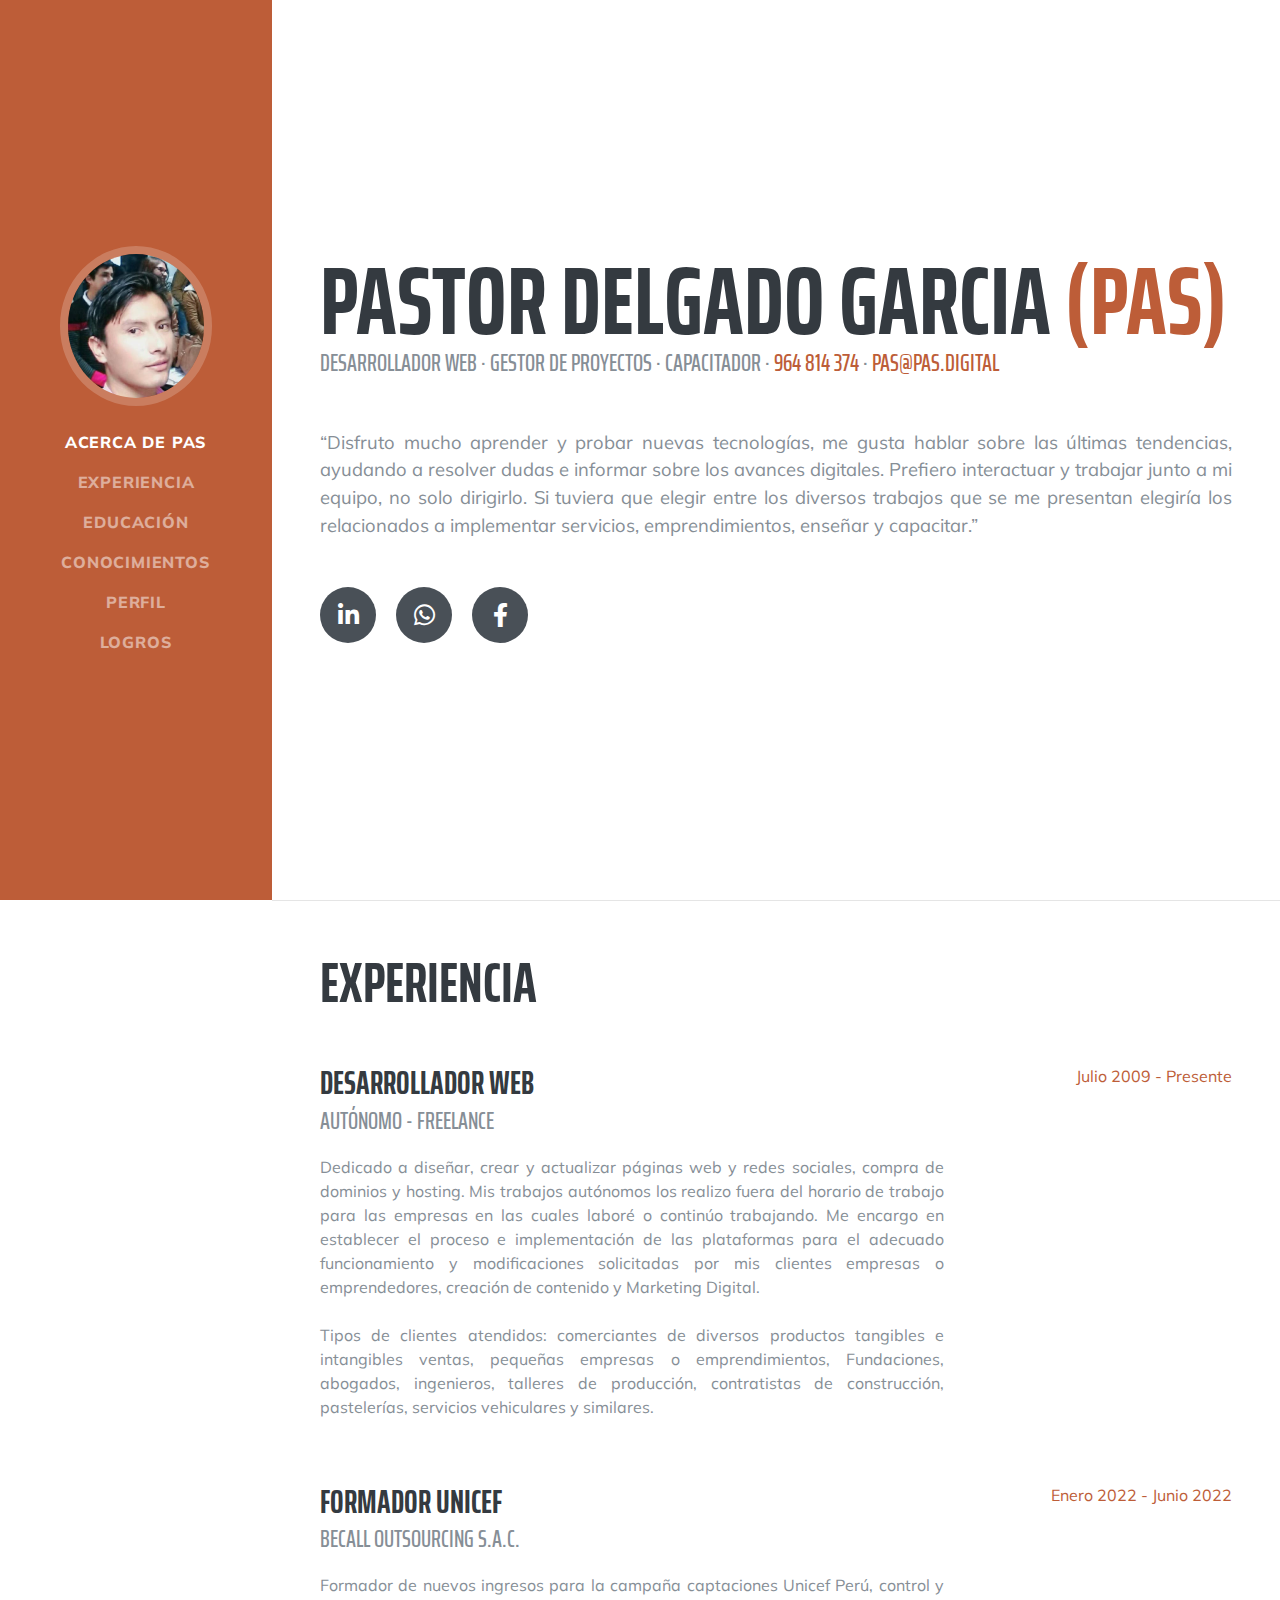
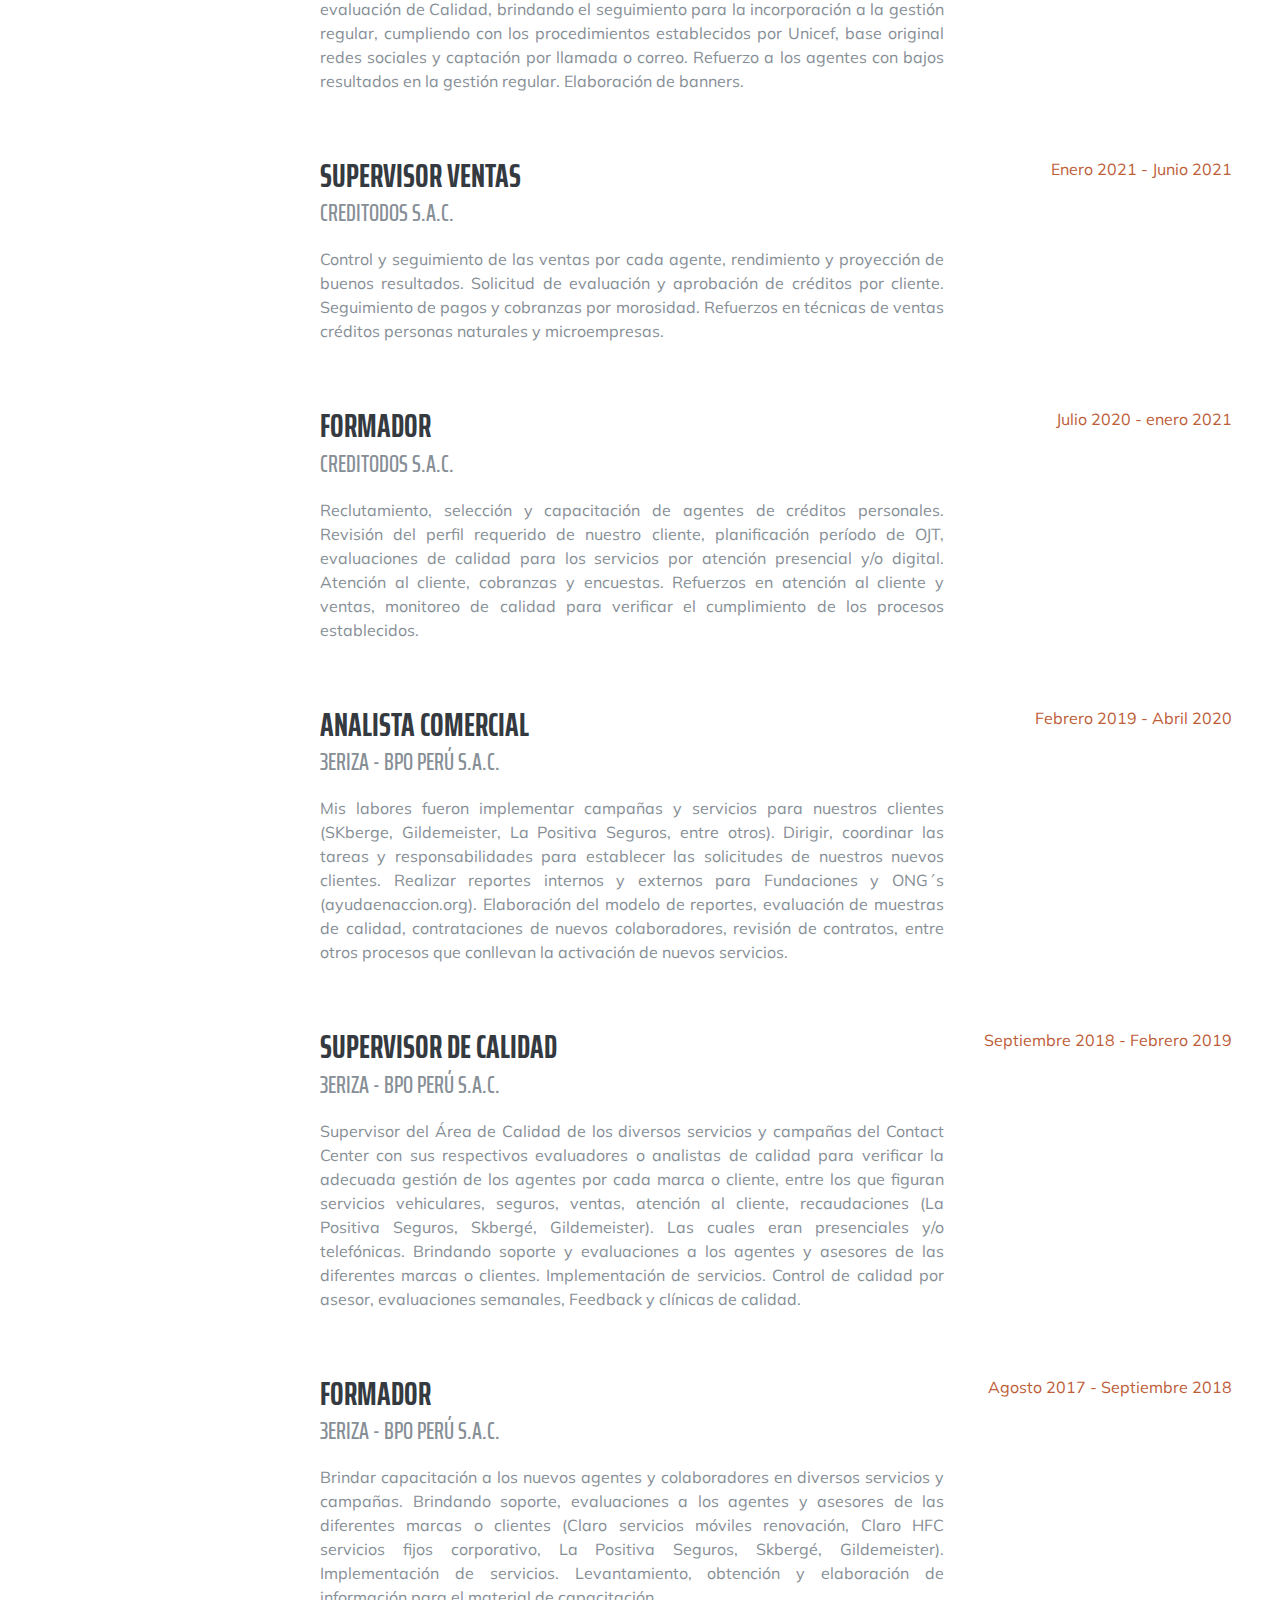
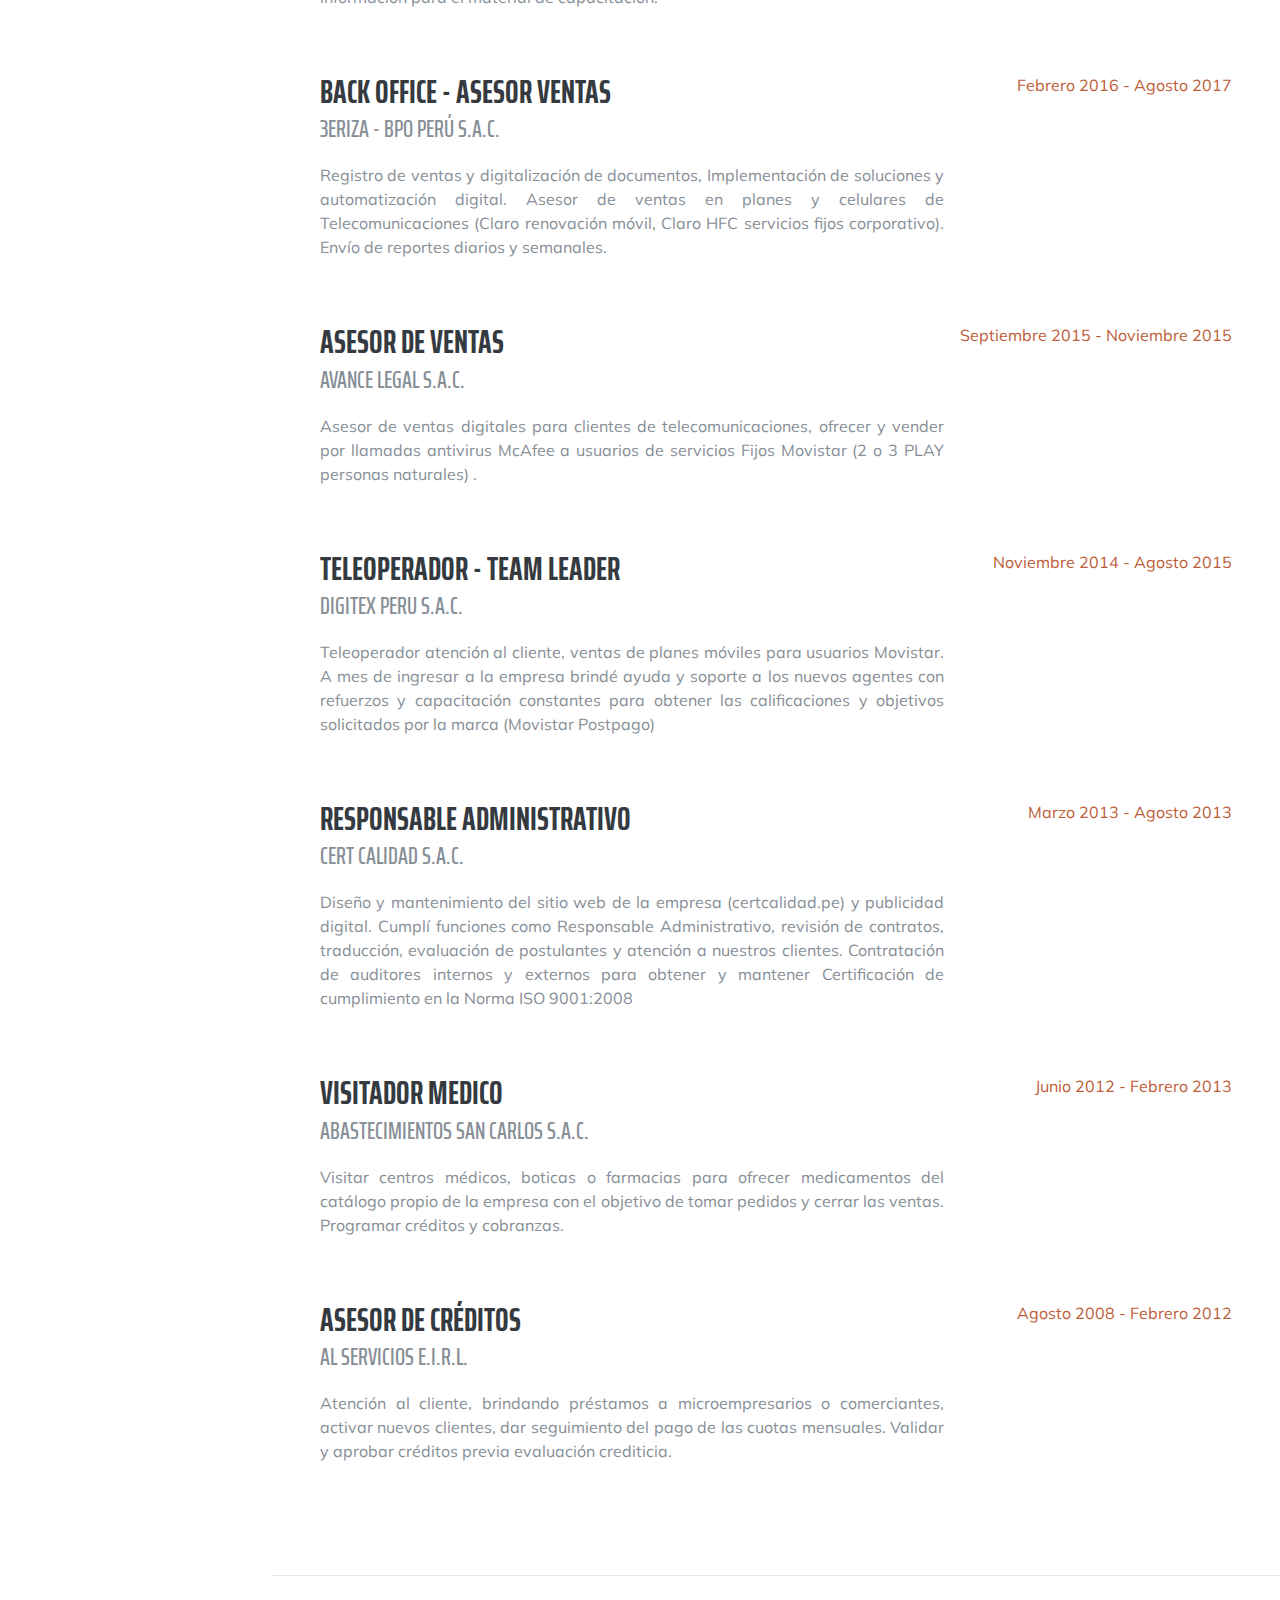
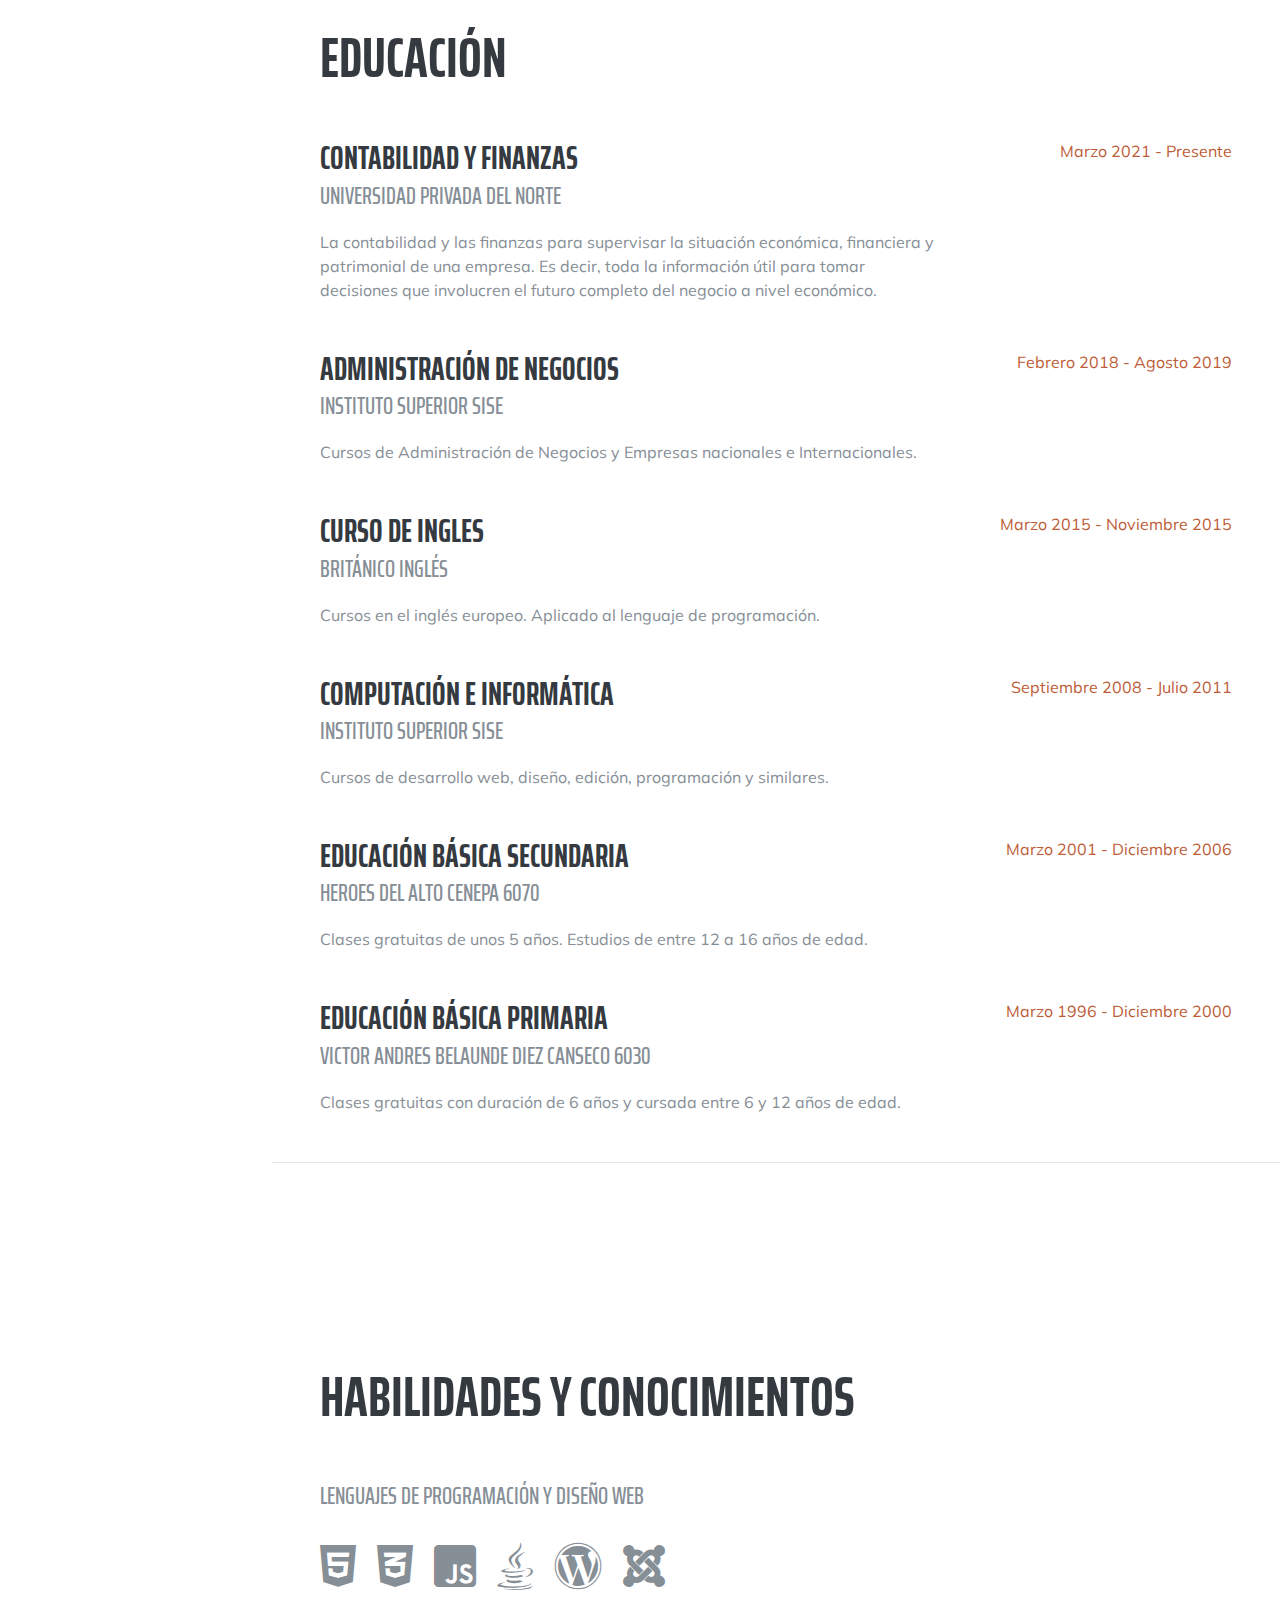
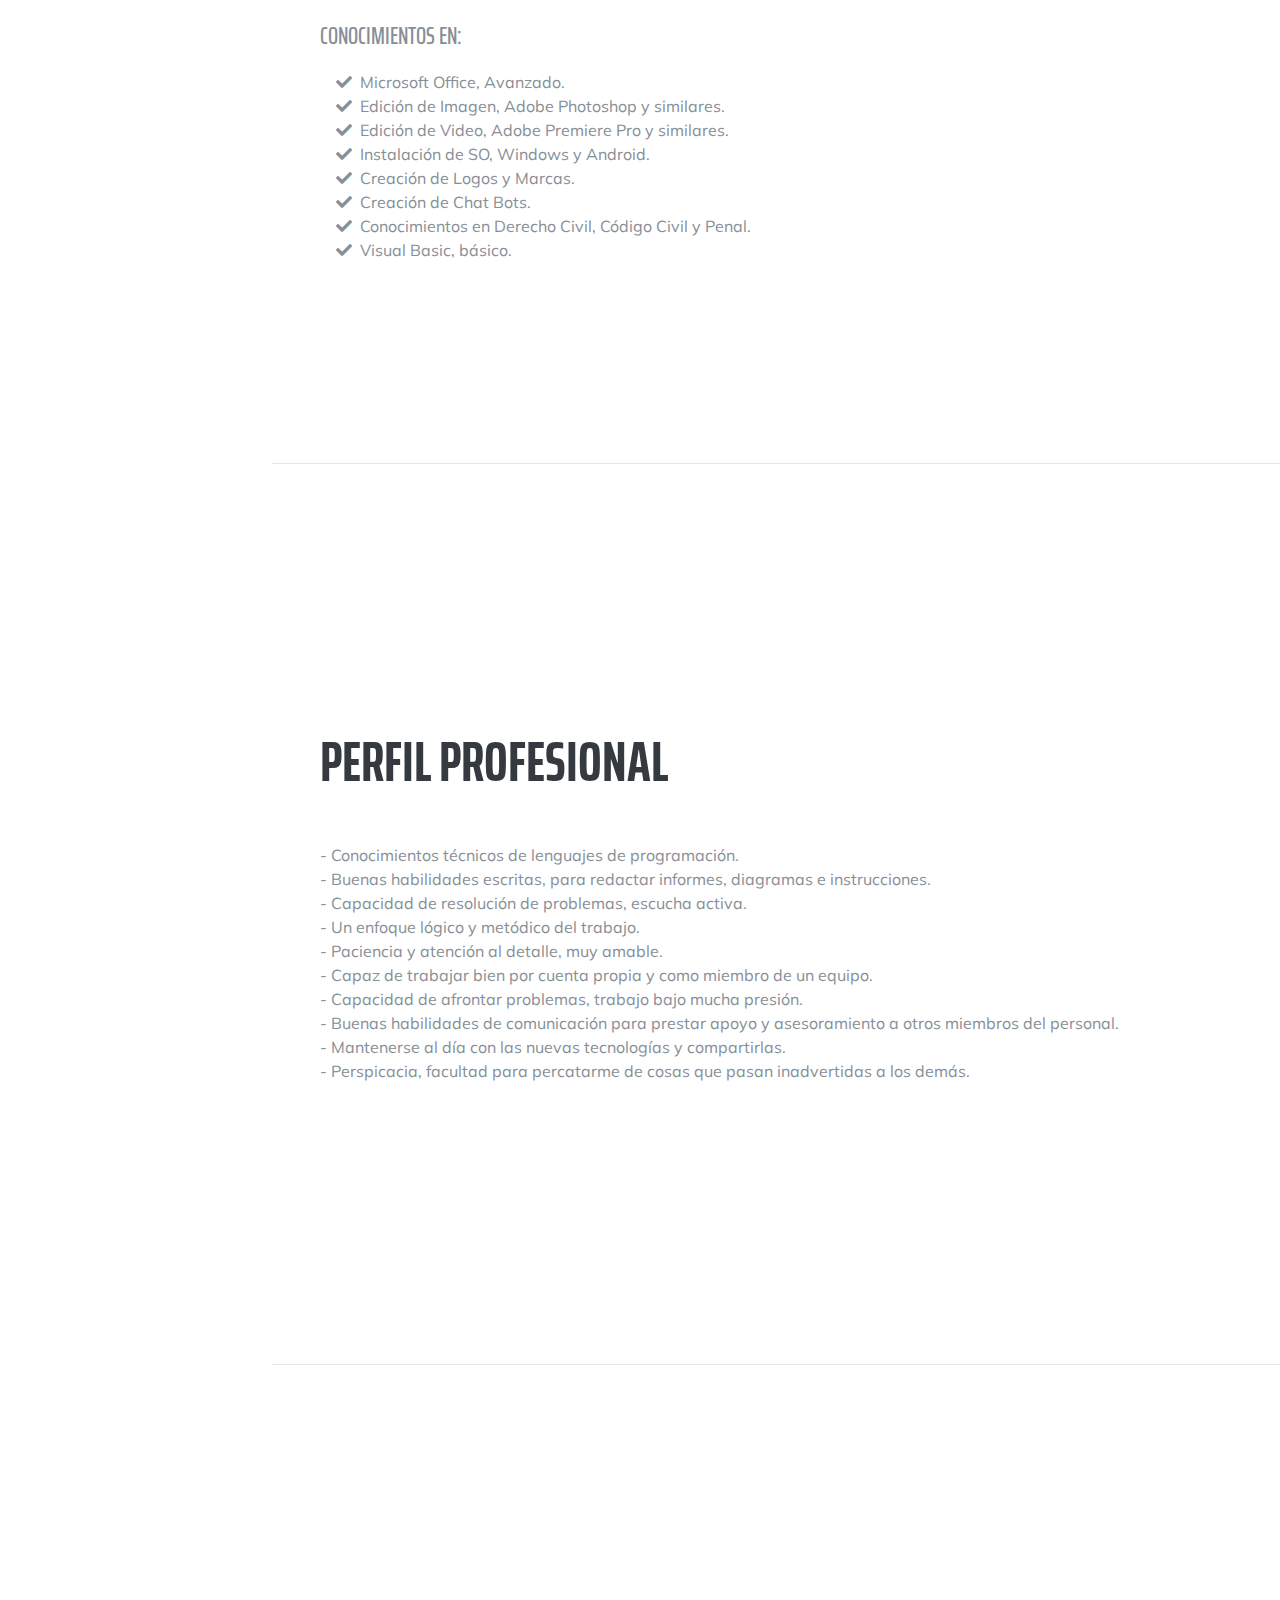
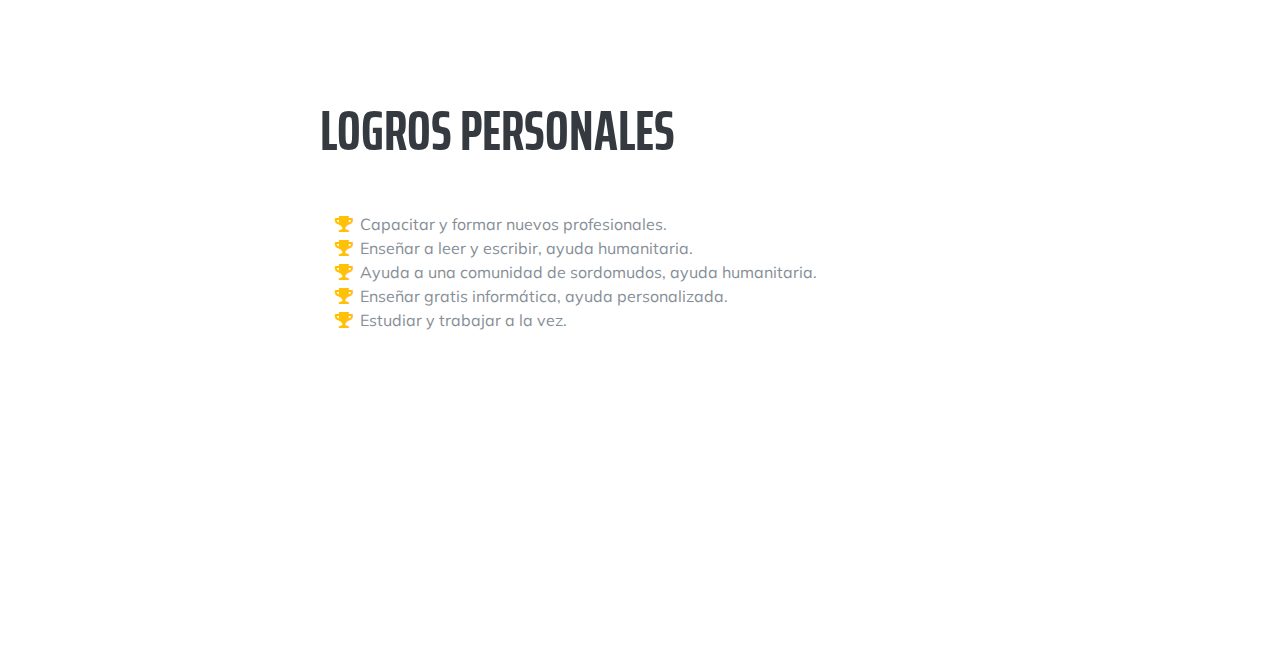
<file: es/cv/CV-Pastor-Delgado-Garcia.html>
<!DOCTYPE html>
<html lang="es">

<head>

  <meta charset="utf-8">
  <meta name="viewport" content="width=device-width, initial-scale=1, shrink-to-fit=no">
  <meta name="description" content="Pastor Delgado">
  <meta name="author" content="Pastor delgado">

  <title>CV - Pastor Delgado Garcia</title>

  <!-- Favicon cabecera -->
  <link  rel="icon"   href="img/icon.ico" type="image/png" />
  <!-- Favicon navegador-->
  <link rel="shortcut icon" href="img/icon.ico">

  <!-- Bootstrap core CSS -->
  <link href="vendor/bootstrap/css/bootstrap.min.css" rel="stylesheet">

  <!-- Custom fonts for this template -->
  <link href="https://fonts.googleapis.com/css?family=Saira+Extra+Condensed:500,700" rel="stylesheet">
  <link href="https://fonts.googleapis.com/css?family=Muli:400,400i,800,800i" rel="stylesheet">
  <link href="vendor/fontawesome-free/css/all.min.css" rel="stylesheet">

  <!-- Custom styles for this template -->
  <link href="css/resume.min.css" rel="stylesheet">

</head>

<body id="page-top">

  <nav class="navbar navbar-expand-lg navbar-dark bg-primary fixed-top" id="sideNav">
    <a class="navbar-brand js-scroll-trigger" href="#page-top">
      <span class="d-block d-lg-none">CV - Pastor Delgado Garcia (Pas)</span>
      <span class="d-none d-lg-block">
        <img class="img-fluid img-profile rounded-circle mx-auto mb-2" src="img/profile.jpg" alt="">
      </span>
    </a>
    <button class="navbar-toggler" type="button" data-toggle="collapse" data-target="#navbarSupportedContent" aria-controls="navbarSupportedContent" aria-expanded="false" aria-label="Toggle navigation">
      <span class="navbar-toggler-icon"></span>
    </button>
    <div class="collapse navbar-collapse" id="navbarSupportedContent">
      <ul class="navbar-nav">
        <li class="nav-item">
          <a class="nav-link js-scroll-trigger" href="#about">Acerca de Pas</a>
        </li>
        <li class="nav-item">
          <a class="nav-link js-scroll-trigger" href="#experience">Experiencia</a>
        </li>
        <li class="nav-item">
          <a class="nav-link js-scroll-trigger" href="#education">Educación</a>
        </li>
        <li class="nav-item">
          <a class="nav-link js-scroll-trigger" href="#skills">CONOCIMIENTOS</a>
        </li>
        <li class="nav-item">
          <a class="nav-link js-scroll-trigger" href="#interests">Perfil</a>
        </li>
        <li class="nav-item">
          <a class="nav-link js-scroll-trigger" href="#awards">Logros</a>
        </li>
      </ul>
    </div>
  </nav>

  <div class="container-fluid p-0">

    <section class="resume-section p-3 p-lg-5 d-flex align-items-center" id="about">
      <div class="w-100">
        <h1 class="mb-0">Pastor Delgado Garcia
          <span class="text-primary">(Pas)</span>
        </h1>
        <div class="subheading mb-5">Desarrollador Web · Gestor de Proyectos · Capacitador · <a href="tel:+51 964 814 374">964 814 374</a> ·
          
          <a href="mailto:pas@pas.digital">pas@pas.digital</a>
        </div>
        <p class="lead mb-5" align="justify">“Disfruto mucho aprender y probar nuevas tecnologías, me gusta hablar sobre las últimas tendencias, ayudando a resolver dudas e informar sobre los avances digitales. Prefiero interactuar y trabajar junto a mi equipo, no solo dirigirlo. Si tuviera que elegir entre los diversos trabajos que se me presentan elegiría los relacionados a implementar servicios, emprendimientos, enseñar y capacitar.”</p>
        <div class="social-icons">
          <a href="https://www.linkedin.com/in/pastor-delgado-garcia/"  target="_blank">
            <i class="fab fa-linkedin-in"></i>
          </a>
          <a href="https://api.whatsapp.com/send?phone=51964814374&text=Hola,%20tengo%20una%20consulta" target="_blank">
            <i class="fab fa-whatsapp"></i>
          </a>
          <a href="https://www.facebook.com/pas.dgarcia/" target="_blank">
            <i class="fab fa-facebook-f"></i>
          </a>
        </div>
      </div>
    </section>

    <hr class="m-0">

    <section class="resume-section p-3 p-lg-5 d-flex justify-content-center" id="experience">
      <div class="w-100">
        <h2 class="mb-5">Experiencia</h2>

        <div class="resume-item d-flex flex-column flex-md-row justify-content-between mb-5">
          <div class="resume-content">
            <h3 class="mb-0">Desarrollador Web</h3>
            <div class="subheading mb-3">Autónomo - FREELANCE</div>
            <p align="justify">
              Dedicado a diseñar, crear y actualizar páginas web y redes sociales, compra de dominios y hosting. Mis trabajos autónomos los realizo fuera del horario de trabajo para las empresas en las cuales laboré o continúo trabajando. Me encargo en establecer el proceso e implementación de las plataformas para el adecuado funcionamiento y modificaciones solicitadas por mis clientes empresas o emprendedores, creación de contenido y Marketing Digital.
            </br></br>
             Tipos de clientes atendidos: comerciantes de diversos productos tangibles e intangibles ventas, pequeñas empresas o emprendimientos, Fundaciones, abogados, ingenieros, talleres de producción, contratistas de construcción, pastelerías, servicios vehiculares y similares.
            </p>
          </div>
          <div class="resume-date text-md-right">
            <span class="text-primary">Julio 2009 - Presente</span>
          </div>
        </div>

        <div class="resume-item d-flex flex-column flex-md-row justify-content-between mb-5">
          <div class="resume-content">
            <h3 class="mb-0">Formador Unicef</h3>
            <div class="subheading mb-3">BECALL OUTSOURCING S.A.C.</div>
            <p align="justify">Formador de nuevos ingresos para la campaña captaciones Unicef Perú, control y evaluación de Calidad, brindando el seguimiento para la incorporación a la gestión regular, cumpliendo con los procedimientos establecidos por Unicef, base original redes sociales y captación por llamada o correo. Refuerzo a los agentes con bajos resultados en la gestión regular. Elaboración de banners.
            </p>
          </div>
          <div class="resume-date text-md-right">
            <span class="text-primary">Enero 2022 - Junio 2022</span>
          </div>
        </div>

        <div class="resume-item d-flex flex-column flex-md-row justify-content-between mb-5">
          <div class="resume-content">
            <h3 class="mb-0">Supervisor Ventas</h3>
            <div class="subheading mb-3">CREDITODOS S.A.C.</div>
            <p align="justify">Control y seguimiento de las ventas por cada agente, rendimiento y proyección de buenos resultados. Solicitud de evaluación y aprobación de créditos por cliente. Seguimiento de pagos y cobranzas por morosidad. Refuerzos en técnicas de ventas créditos personas naturales y microempresas.    
            </p>
          </div>
          <div class="resume-date text-md-right">
            <span class="text-primary">Enero 2021 - Junio 2021</span>
          </div>
        </div>


        <div class="resume-item d-flex flex-column flex-md-row justify-content-between mb-5">
          <div class="resume-content">
            <h3 class="mb-0">Formador</h3>
            <div class="subheading mb-3">CREDITODOS S.A.C.</div>
            <p align="justify">Reclutamiento, selección y capacitación de agentes de créditos personales. Revisión del perfil requerido de nuestro cliente, planificación período de OJT, evaluaciones de calidad para los servicios por atención presencial y/o digital. Atención al cliente, cobranzas y encuestas. Refuerzos en atención al cliente y ventas, monitoreo de calidad para verificar el cumplimiento de los procesos establecidos.
            </p>
          </div>
          <div class="resume-date text-md-right">
            <span class="text-primary">Julio 2020 - enero 2021</span>
          </div>
        </div>


        <div class="resume-item d-flex flex-column flex-md-row justify-content-between mb-5">
          <div class="resume-content">
            <h3 class="mb-0">Analista Comercial</h3>
            <div class="subheading mb-3">3Eriza - BPO Perú S.A.C.</div>
            <p align="justify">Mis labores fueron implementar campañas y servicios para nuestros clientes (SKberge, Gildemeister, La Positiva Seguros, entre otros). Dirigir, coordinar las tareas y responsabilidades para establecer las solicitudes de nuestros nuevos clientes. Realizar reportes internos y externos para Fundaciones y ONG´s (ayudaenaccion.org). Elaboración del modelo de reportes, evaluación de muestras de calidad, contrataciones de nuevos colaboradores, revisión de contratos, entre otros procesos que conllevan la activación de nuevos servicios.
            </p>
          </div>
          <div class="resume-date text-md-right">
            <span class="text-primary">Febrero 2019 - Abril 2020</span>
          </div>
        </div>

        <div class="resume-item d-flex flex-column flex-md-row justify-content-between mb-5">
          <div class="resume-content">
            <h3 class="mb-0">Supervisor de Calidad</h3>
            <div class="subheading mb-3">3Eriza - BPO Perú S.A.C.</div>
            <p align="justify">Supervisor del Área de Calidad de los diversos servicios y campañas del Contact Center con sus respectivos evaluadores o analistas de calidad para verificar la adecuada gestión de los agentes por cada marca o cliente, entre los que figuran servicios vehiculares, seguros, ventas, atención al cliente, recaudaciones (La Positiva Seguros, Skbergé, Gildemeister). Las cuales eran presenciales y/o telefónicas. Brindando soporte y evaluaciones a los agentes y asesores de las diferentes marcas o clientes. Implementación de servicios. Control de calidad por asesor, evaluaciones semanales, Feedback y clínicas de calidad.</p>
          </div>
          <div class="resume-date text-md-right">
            <span class="text-primary">Septiembre 2018 - Febrero 2019</span>
          </div>
        </div>

        <div class="resume-item d-flex flex-column flex-md-row justify-content-between mb-5">
          <div class="resume-content">
            <h3 class="mb-0">Formador</h3>
            <div class="subheading mb-3">3Eriza - BPO Perú S.A.C.</div>
            <p align="justify">Brindar capacitación a los nuevos agentes y colaboradores en diversos servicios y campañas. Brindando soporte, evaluaciones a los agentes y asesores de las diferentes marcas o clientes (Claro servicios móviles renovación, Claro HFC servicios fijos corporativo, La Positiva Seguros, Skbergé, Gildemeister). Implementación de servicios. Levantamiento, obtención y elaboración de información para el material de capacitación.</p>
          </div>
          <div class="resume-date text-md-right">
            <span class="text-primary">Agosto 2017 - Septiembre 2018</span>
          </div>
        </div>

        <div class="resume-item d-flex flex-column flex-md-row justify-content-between mb-5">
          <div class="resume-content">
            <h3 class="mb-0">Back Office - Asesor Ventas</h3>
            <div class="subheading mb-3">3Eriza - BPO Perú S.A.C.</div>
            <p align="justify">Registro de ventas y digitalización de documentos, Implementación de soluciones y automatización digital. Asesor de ventas en planes y celulares de Telecomunicaciones (Claro renovación móvil, Claro HFC servicios fijos corporativo). Envío de reportes diarios y semanales.</p>
          </div>
          <div class="resume-date text-md-right">
            <span class="text-primary">Febrero 2016 - Agosto 2017</span>
          </div>
        </div>

        <div class="resume-item d-flex flex-column flex-md-row justify-content-between mb-5">
          <div class="resume-content">
            <h3 class="mb-0">Asesor de Ventas</h3>
            <div class="subheading mb-3">Avance Legal S.A.C.</div>
            <p align="justify">Asesor de ventas digitales para clientes de telecomunicaciones, ofrecer y vender por llamadas antivirus McAfee a usuarios de servicios Fijos Movistar (2 o 3 PLAY personas naturales) .</p>
          </div>
          <div class="resume-date text-md-right">
            <span class="text-primary">Septiembre 2015 - Noviembre 2015</span>
          </div>
        </div>

        <div class="resume-item d-flex flex-column flex-md-row justify-content-between mb-5">
          <div class="resume-content">
            <h3 class="mb-0">Teleoperador - Team Leader</h3>
            <div class="subheading mb-3">DIGITEX PERU S.A.C.</div>
            <p align="justify">Teleoperador atención al cliente, ventas de planes móviles para usuarios Movistar. A mes de ingresar a la empresa brindé ayuda y soporte a los nuevos agentes con refuerzos y capacitación constantes para obtener las calificaciones y objetivos solicitados por la marca (Movistar Postpago)</p>
          </div>
          <div class="resume-date text-md-right">
            <span class="text-primary">Noviembre 2014 - Agosto 2015</span>
          </div>
        </div>

        <div class="resume-item d-flex flex-column flex-md-row justify-content-between mb-5">
          <div class="resume-content">
            <h3 class="mb-0">Responsable Administrativo</h3>
            <div class="subheading mb-3">CERT CALIDAD S.A.C.</div>
            <p align="justify">Diseño y mantenimiento del sitio web de la empresa (certcalidad.pe) y publicidad digital. Cumplí funciones como Responsable Administrativo, revisión de contratos, traducción, evaluación de postulantes y atención a nuestros clientes. Contratación de auditores internos y externos para obtener y mantener Certificación de cumplimiento en la Norma ISO 9001:2008</p>
          </div>
          <div class="resume-date text-md-right">
            <span class="text-primary">Marzo 2013 - Agosto 2013</span>
          </div>
        </div>

        <div class="resume-item d-flex flex-column flex-md-row justify-content-between mb-5">
          <div class="resume-content">
            <h3 class="mb-0">Visitador Medico</h3>
            <div class="subheading mb-3">ABASTECIMIENTOS SAN CARLOS S.A.C.</div>
            <p align="justify">Visitar centros médicos, boticas o farmacias para ofrecer medicamentos del catálogo propio de la empresa con el objetivo de tomar pedidos y cerrar las ventas. Programar créditos y cobranzas.</p>
          </div>
          <div class="resume-date text-md-right">
            <span class="text-primary">Junio 2012 - Febrero 2013</span>
          </div>
        </div>

        <div class="resume-item d-flex flex-column flex-md-row justify-content-between mb-5">
          <div class="resume-content">
            <h3 class="mb-0">Asesor de Créditos</h3>
            <div class="subheading mb-3">AL Servicios E.I.R.L.</div>
            <p align="justify">Atención al cliente, brindando préstamos a microempresarios o comerciantes, activar nuevos clientes, dar seguimiento del pago de las cuotas mensuales. Validar y aprobar créditos previa evaluación crediticia.</p>
          </div>
          <div class="resume-date text-md-right">
            <span class="text-primary">Agosto 2008 - Febrero 2012</span>
          </div>
        </div>
        

      </div>

    </section>

    <hr class="m-0">

    <section class="resume-section p-3 p-lg-5 d-flex align-items-center" id="education">
      <div class="w-100">
        <h2 class="mb-5">Educación</h2>

        <div class="resume-item d-flex flex-column flex-md-row justify-content-between mb-5">
          <div class="resume-content">
            <h3 class="mb-0">Contabilidad y Finanzas</h3>
            <div class="subheading mb-3">Universidad Privada del Norte</div>
            <div>La contabilidad y las finanzas para supervisar la situación económica, financiera y patrimonial de una empresa. Es decir, toda la información útil para tomar decisiones que involucren el futuro completo del negocio a nivel económico.</div>
            
          </div>
          <div class="resume-date text-md-right">
            <span class="text-primary">Marzo 2021 - Presente</span>
          </div>
        </div>

        <div class="resume-item d-flex flex-column flex-md-row justify-content-between mb-5">
          <div class="resume-content">
            <h3 class="mb-0">Administración de Negocios</h3>
            <div class="subheading mb-3">Instituto Superior SISE</div>
            <div>Cursos de Administración de Negocios y Empresas nacionales e Internacionales.</div>
            
          </div>
          <div class="resume-date text-md-right">
            <span class="text-primary">Febrero 2018 - Agosto 2019</span>
          </div>
        </div>

        <div class="resume-item d-flex flex-column flex-md-row justify-content-between mb-5">
          <div class="resume-content">
            <h3 class="mb-0">Curso de Ingles</h3>
            <div class="subheading mb-3">BRITÁNICO INGlÉS</div>
            <div>Cursos en el inglés europeo. Aplicado al lenguaje de programación.</div>
            
          </div>
          <div class="resume-date text-md-right">
            <span class="text-primary">Marzo 2015 - Noviembre 2015</span>
          </div>
        </div>

        <div class="resume-item d-flex flex-column flex-md-row justify-content-between mb-5">
          <div class="resume-content">
            <h3 class="mb-0">Computación e Informática</h3>
            <div class="subheading mb-3">Instituto Superior SISE</div>
            <div>Cursos de desarrollo web, diseño, edición, programación y similares.</div>
            
          </div>
          <div class="resume-date text-md-right">
            <span class="text-primary">Septiembre 2008 - Julio 2011</span>
          </div>
        </div>


        <div class="resume-item d-flex flex-column flex-md-row justify-content-between mb-5">
          <div class="resume-content">
            <h3 class="mb-0">Educación Básica Secundaria</h3>
            <div class="subheading mb-3">Heroes del Alto Cenepa 6070</div>
            <div>Clases gratuitas de unos 5 años. Estudios de entre 12 a 16 años de edad.</div>
           
          </div>
          <div class="resume-date text-md-right">
            <span class="text-primary">Marzo 2001 - Diciembre 2006</span>
          </div>
        </div>

        <div class="resume-item d-flex flex-column flex-md-row justify-content-between">
          <div class="resume-content">
            <h3 class="mb-0">Educación Básica Primaria</h3>
            <div class="subheading mb-3">VICTOR ANDRES BELAUNDE DIEZ CANSECO 6030</div>
            <div>Clases gratuitas con duración de 6 años y cursada entre 6 y 12 años de edad.</div>
            
          </div>
          <div class="resume-date text-md-right">
            <span class="text-primary">Marzo 1996 - Diciembre 2000</span>
          </div>
        </div>

      </div>
    </section>

    <hr class="m-0">

    <section class="resume-section p-3 p-lg-5 d-flex align-items-center" id="skills">
      <div class="w-100">
        <h2 class="mb-5">Habilidades y Conocimientos</h2>

        <div class="subheading mb-3">Lenguajes de programación y Diseño Web</div>
        <ul class="list-inline dev-icons">
          <li class="list-inline-item">
            <i class="fab fa-html5"></i>
          </li>
          <li class="list-inline-item">
            <i class="fab fa-css3-alt"></i>
          </li>
          <li class="list-inline-item">
            <i class="fab fa-js-square"></i>
          </li>
          <li class="list-inline-item">
            <i class="fab fa-java"></i>
          </li>
    
          <li class="list-inline-item">
            <i class="fab fa-wordpress"></i>
          </li>
       
    
          <li class="list-inline-item">
            <i class="fab fa-joomla"></i>
          </li>
        </ul>

        <div class="subheading mb-3">Conocimientos en:</div>
        <ul class="fa-ul mb-0">
          <li>
            <i class="fa-li fa fa-check"></i>
            Microsoft Office, Avanzado.  
          </li>
          <li>
            <i class="fa-li fa fa-check"></i>
            Edición de Imagen, Adobe Photoshop y similares.</li>
          <li>
            <i class="fa-li fa fa-check"></i>
            Edición de Video, Adobe Premiere Pro y similares.</li>
          <li>
            <i class="fa-li fa fa-check"></i>
            Instalación de SO, Windows y Android.</li>

            <li>
              <i class="fa-li fa fa-check"></i>
              Creación de Logos y Marcas.</li>

              <li>
              <i class="fa-li fa fa-check"></i>
                Creación de Chat Bots.
              </li>

              <li>
                <i class="fa-li fa fa-check"></i>
                  Conocimientos en Derecho Civil, Código Civil y Penal.
                </li>

                <li>
                  <i class="fa-li fa fa-check"></i>
                  Visual Basic, básico.
                  </li>

        </ul>
      </div>
    </section>

    <hr class="m-0">

    <section class="resume-section p-3 p-lg-5 d-flex align-items-center" id="interests">
      <div class="w-100">
        <h2 class="mb-5">Perfil Profesional</h2>
        <p>
          - Conocimientos técnicos de lenguajes de programación.
        </br>
          - Buenas habilidades escritas, para redactar informes, diagramas e instrucciones.
        </br>
          - Capacidad de resolución de problemas, escucha activa.
        </br>
          - Un enfoque lógico y metódico del trabajo.
        </br>
          - Paciencia y atención al detalle, muy amable.
        </br>
          - Capaz de trabajar bien por cuenta propia y como miembro de un equipo.
        </br>
          - Capacidad de afrontar problemas, trabajo bajo mucha presión.
        </br>
          - Buenas habilidades de comunicación para prestar apoyo y asesoramiento a otros miembros del personal.
        </br>
          - Mantenerse al día con las nuevas tecnologías y compartirlas.
        </br>
          - Perspicacia, facultad para percatarme de cosas que pasan inadvertidas a los demás.
        </p>


      </div>
    </section>

    <hr class="m-0">

    <section class="resume-section p-3 p-lg-5 d-flex align-items-center" id="awards">
      <div class="w-100">
        <h2 class="mb-5">Logros Personales</h2>
        <ul class="fa-ul mb-0">
          <li>
            <i class="fa-li fa fa-trophy text-warning"></i>
            Capacitar y formar nuevos profesionales.</li>
          <li>
            <i class="fa-li fa fa-trophy text-warning"></i>
            Enseñar a leer y escribir, ayuda humanitaria.</li>
          <li>
            <i class="fa-li fa fa-trophy text-warning"></i>
          Ayuda a una comunidad de sordomudos, ayuda humanitaria.
          </li>
          <li>
            <i class="fa-li fa fa-trophy text-warning"></i>
          Enseñar gratis informática, ayuda personalizada.
          </li>
          <li>
            <i class="fa-li fa fa-trophy text-warning"></i>
          Estudiar y trabajar a la vez.
          </li>
          

        </ul>
      </div>
    </section>

  </div>

  <!-- Bootstrap core JavaScript -->
  <script src="vendor/jquery/jquery.min.js"></script>
  <script src="vendor/bootstrap/js/bootstrap.bundle.min.js"></script>

  <!-- Plugin JavaScript -->
  <script src="vendor/jquery-easing/jquery.easing.min.js"></script>

  <!-- Custom scripts for this template -->
  <script src="js/resume.min.js"></script>

</body>

</html>
</file>
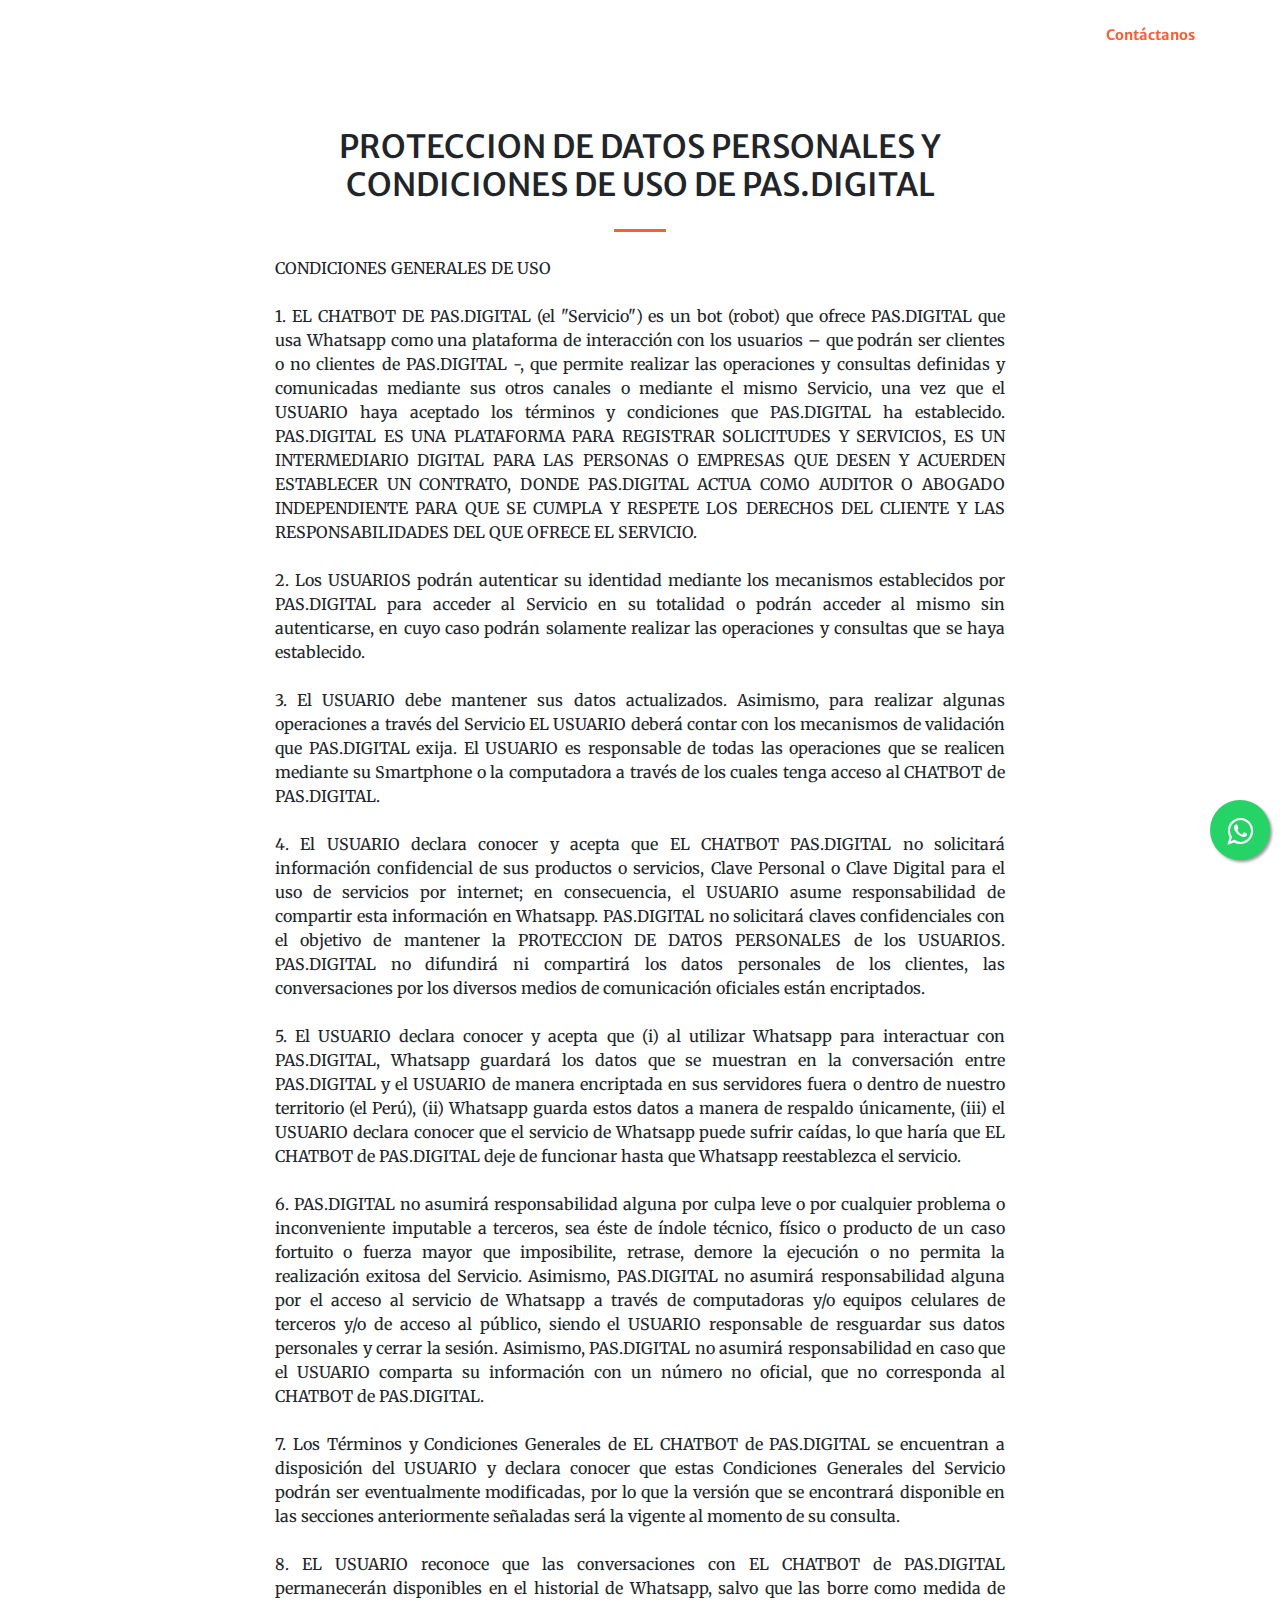
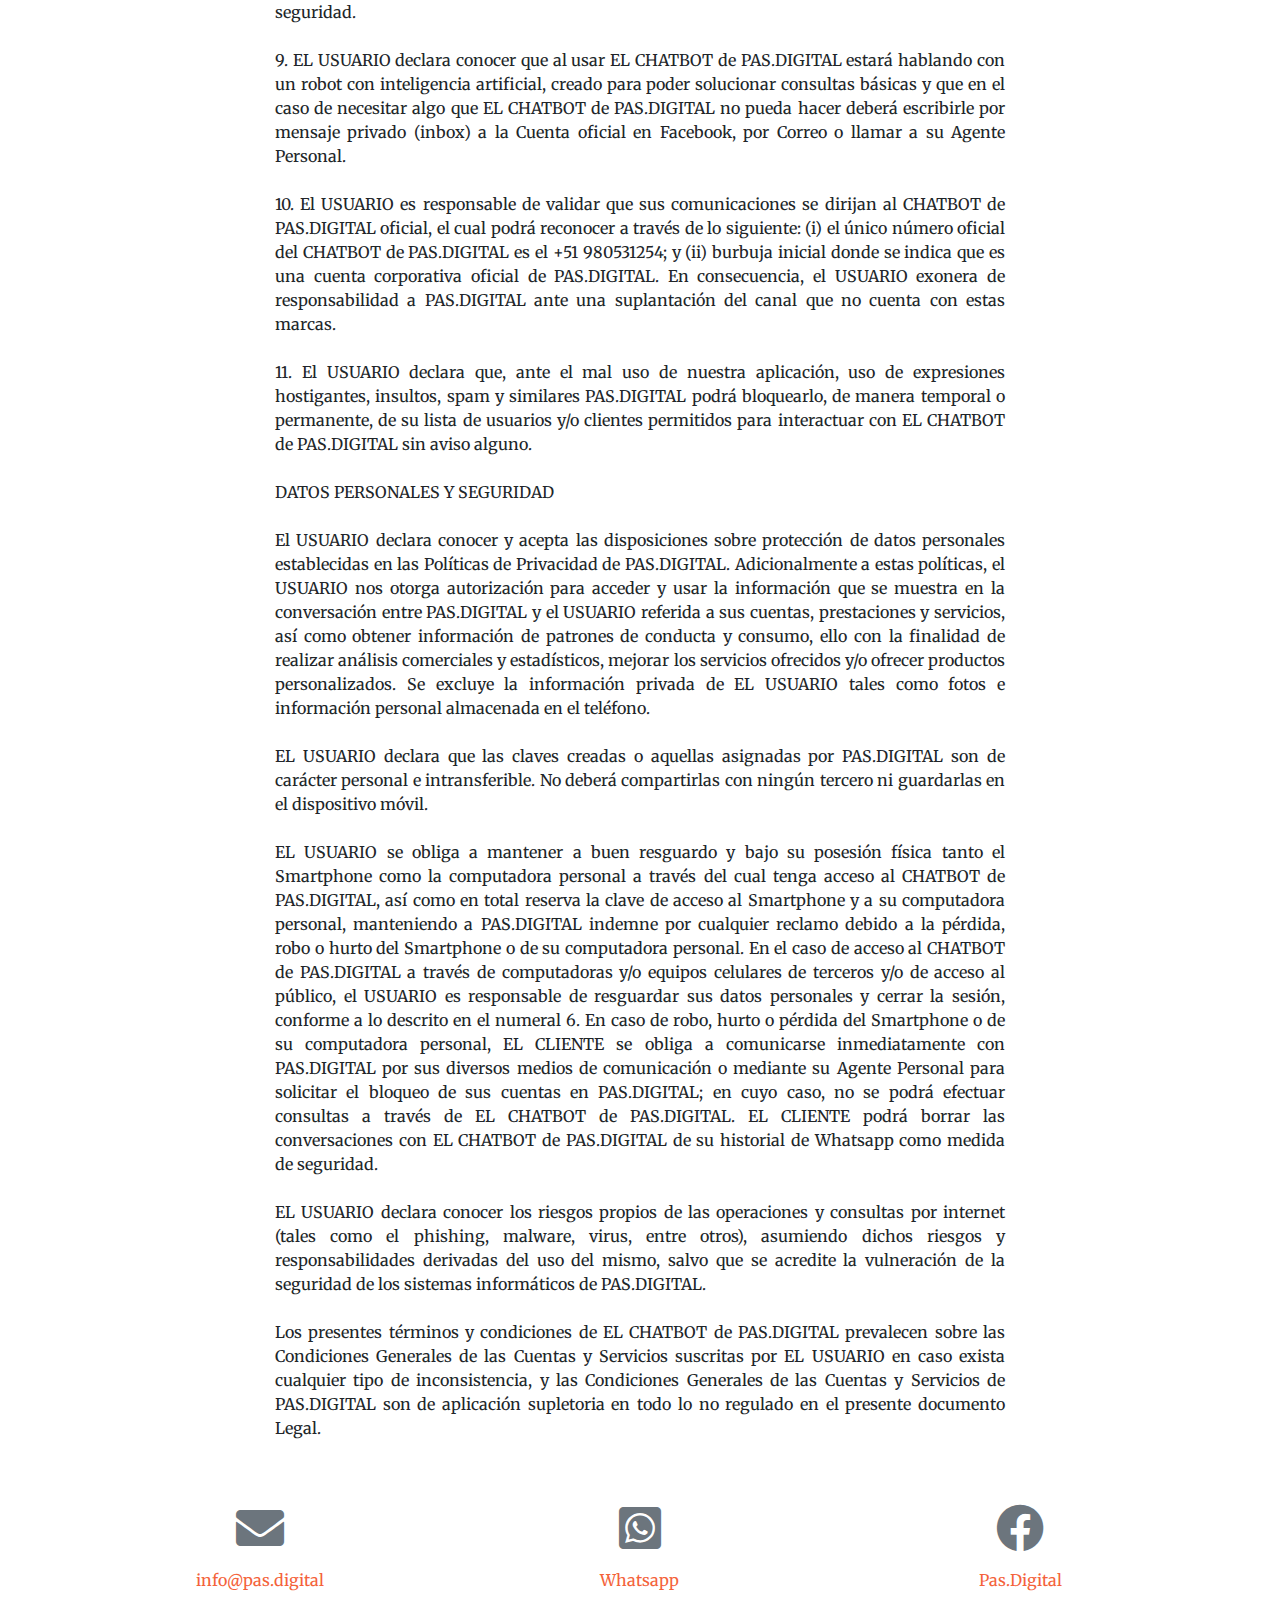
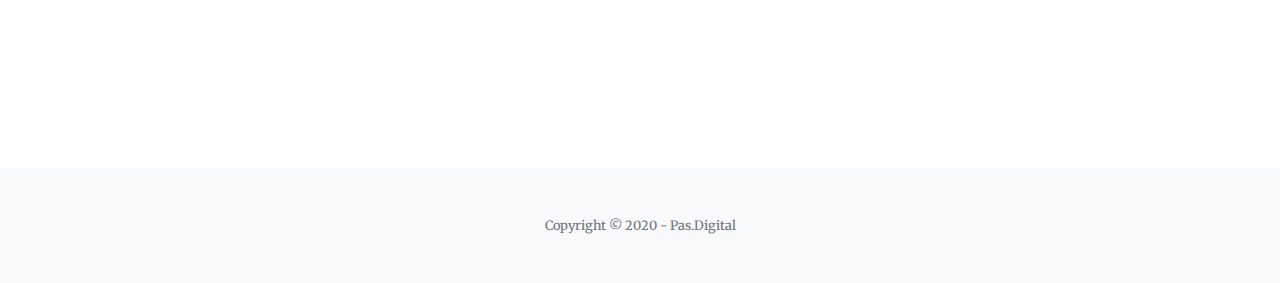
<file: es/Terminos/Proteccion-De-Datos-Personales-y-Condiciones-De-Uso-De-Pas.Digital.html>
<!DOCTYPE html>
<html lang="es">

<head>

  <meta charset="utf-8">
  <meta name="viewport" content="width=device-width, initial-scale=1, shrink-to-fit=no">
  <meta name="description" content="PROTECCION DE DATOS PERSONALES Y CONDICIONES DE USO DE PAS.DIGITAL">
  <meta name="author" content="pas.digital">
  
  <title>PROTECCION DE DATOS PERSONALES Y CONDICIONES DE USO | Pas.Digital</title>

  <!-- Font Awesome Icons -->
  <link href="vendor/fontawesome-free/css/all.min.css" rel="stylesheet" type="text/css">

  <!-- Google Fonts -->
  <link href="https://fonts.googleapis.com/css?family=Merriweather+Sans:400,700" rel="stylesheet">
  <link href='https://fonts.googleapis.com/css?family=Merriweather:400,300,300italic,400italic,700,700italic' rel='stylesheet' type='text/css'>

  <!-- Plugin CSS -->
  <link href="vendor/magnific-popup/magnific-popup.css" rel="stylesheet">

  <!-- Theme CSS - Includes Bootstrap -->
  <link href="css/creative.min.css" rel="stylesheet">

  <!--Whatsapp-->
  <link rel="stylesheet" href="css/whapp.css">

  <link rel="icon" type="image/png" href="img/icon.png">

</head>

<body id="page-top">

<!-- whatsapp -->
  <link rel="stylesheet" href="https://maxcdn.bootstrapcdn.com/font-awesome/4.5.0/css/font-awesome.min.css">
  <a href="https://api.whatsapp.com/send?phone=51980531254&text=Hola,%20tengo%20una%20consulta" class="float" target="_blank">
  <i class="fa fa-whatsapp my-float"></i>
  </a>

  <!-- Navigation -->
  <nav class="navbar navbar-expand-lg navbar-light fixed-top py-3" id="mainNav">
    <div class="container">
      <a class="navbar-brand js-scroll-trigger" href="https://pas.digital/">Pas.Digital</a>
      <button class="navbar-toggler navbar-toggler-right" type="button" data-toggle="collapse" data-target="#navbarResponsive" aria-controls="navbarResponsive" aria-expanded="false" aria-label="Toggle navigation">
        <span class="navbar-toggler-icon"></span>
      </button>
      <div class="collapse navbar-collapse" id="navbarResponsive">
        <ul class="navbar-nav ml-auto my-2 my-lg-0">
          <li class="nav-item">
            <a class="nav-link js-scroll-trigger" href="#about">Créditos</a>
          </li>
          <li class="nav-item">
            <a class="nav-link js-scroll-trigger" href="#services">Servicios Digitales</a>
          </li>
          <li class="nav-item">
            <a class="nav-link js-scroll-trigger" href="#portfolio">Aplicaciones</a>
          </li>
          <li class="nav-item">
            <a class="nav-link js-scroll-trigger" href="#contact">Contáctanos</a>
          </li>
        </ul>
      </div>
    </div>
  </nav>

  <!-- Masthead -->
  <header>
   
  </header>

  <!-- About Section -->




  <!-- Contact Section -->
  <section class="page-section" id="contact">
    <div class="container">
      <div class="row justify-content-center">
        <div class="col-lg-8 text-center">
          <h2 class="mt-0">PROTECCION DE DATOS PERSONALES Y CONDICIONES DE USO DE PAS.DIGITAL</h2>
          <hr class="divider my-4">
          <p style=text-align:justify>CONDICIONES GENERALES DE USO
            <br><br>
            1.	EL CHATBOT DE PAS.DIGITAL (el "Servicio") es un bot (robot) que ofrece PAS.DIGITAL que usa Whatsapp como una plataforma de interacción con los usuarios – que podrán ser clientes o no clientes de PAS.DIGITAL -, que permite realizar las operaciones y consultas definidas y comunicadas mediante sus otros canales o mediante el mismo Servicio, una vez que el USUARIO haya aceptado los términos y condiciones que PAS.DIGITAL ha establecido. PAS.DIGITAL ES UNA PLATAFORMA PARA REGISTRAR SOLICITUDES Y SERVICIOS, ES UN INTERMEDIARIO DIGITAL PARA LAS PERSONAS O EMPRESAS QUE DESEN Y ACUERDEN ESTABLECER UN CONTRATO, DONDE PAS.DIGITAL ACTUA COMO AUDITOR O ABOGADO INDEPENDIENTE PARA QUE SE CUMPLA Y RESPETE LOS DERECHOS DEL CLIENTE Y LAS RESPONSABILIDADES DEL QUE OFRECE EL SERVICIO.
            <br><br>
            2.	Los USUARIOS podrán autenticar su identidad mediante los mecanismos establecidos por PAS.DIGITAL para acceder al Servicio en su totalidad o podrán acceder al mismo sin autenticarse, en cuyo caso podrán solamente realizar las operaciones y consultas que se haya establecido.
            <br><br>
            3.	El USUARIO debe mantener sus datos actualizados. Asimismo, para realizar algunas operaciones a través del Servicio EL USUARIO deberá contar con los mecanismos de validación que PAS.DIGITAL exija. El USUARIO es responsable de todas las operaciones que se realicen mediante su Smartphone o la computadora a través de los cuales tenga acceso al CHATBOT de PAS.DIGITAL.
            <br><br>
            4.	El USUARIO declara conocer y acepta que EL CHATBOT PAS.DIGITAL no solicitará información confidencial de sus productos o servicios, Clave Personal o Clave Digital para el uso de servicios por internet; en consecuencia, el USUARIO asume responsabilidad de compartir esta información en Whatsapp. PAS.DIGITAL no solicitará claves confidenciales con el objetivo de mantener la PROTECCION DE DATOS PERSONALES de los USUARIOS. PAS.DIGITAL no difundirá ni compartirá los datos personales de los clientes, las conversaciones por los diversos medios de comunicación oficiales están encriptados.
            <br><br>
            5.	El USUARIO declara conocer y acepta que (i) al utilizar Whatsapp para interactuar con PAS.DIGITAL, Whatsapp guardará los datos que se muestran en la conversación entre PAS.DIGITAL y el USUARIO de manera encriptada en sus servidores fuera o dentro de nuestro territorio (el Perú), (ii) Whatsapp guarda estos datos a manera de respaldo únicamente, (iii) el USUARIO declara conocer que el servicio de Whatsapp puede sufrir caídas, lo que haría que EL CHATBOT de PAS.DIGITAL deje de funcionar hasta que Whatsapp reestablezca el servicio.
            <br><br>
            6.	PAS.DIGITAL no asumirá responsabilidad alguna por culpa leve o por cualquier problema o inconveniente imputable a terceros, sea éste de índole técnico, físico o producto de un caso fortuito o fuerza mayor que imposibilite, retrase, demore la ejecución o no permita la realización exitosa del Servicio. Asimismo, PAS.DIGITAL no asumirá responsabilidad alguna por el acceso al servicio de Whatsapp a través de computadoras y/o equipos celulares de terceros y/o de acceso al público, siendo el USUARIO responsable de resguardar sus datos personales y cerrar la sesión. Asimismo, PAS.DIGITAL no asumirá responsabilidad en caso que el USUARIO comparta su información con un número no oficial, que no corresponda al CHATBOT de PAS.DIGITAL.
            <br><br>            
            7.	Los Términos y Condiciones Generales de EL CHATBOT de PAS.DIGITAL se encuentran a disposición del USUARIO y declara conocer que estas Condiciones Generales del Servicio podrán ser eventualmente modificadas, por lo que la versión que se encontrará disponible en las secciones anteriormente señaladas será la vigente al momento de su consulta.
            <br><br>
            8.	EL USUARIO reconoce que las conversaciones con EL CHATBOT de PAS.DIGITAL permanecerán disponibles en el historial de Whatsapp, salvo que las borre como medida de seguridad.
            <br><br>
            9.	EL USUARIO declara conocer que al usar EL CHATBOT de PAS.DIGITAL estará hablando con un robot con inteligencia artificial, creado para poder solucionar consultas básicas y que en el caso de necesitar algo que EL CHATBOT de PAS.DIGITAL no pueda hacer deberá escribirle por mensaje privado (inbox) a la Cuenta oficial en Facebook, por Correo o llamar a su Agente Personal.
            <br><br>
            10.	El USUARIO es responsable de validar que sus comunicaciones se dirijan al CHATBOT de PAS.DIGITAL oficial, el cual podrá reconocer a través de lo siguiente: (i) el único número oficial del CHATBOT de PAS.DIGITAL es el +51 980531254; y (ii) burbuja inicial donde se indica que es una cuenta corporativa oficial de PAS.DIGITAL. En consecuencia, el USUARIO exonera de responsabilidad a PAS.DIGITAL ante una suplantación del canal que no cuenta con estas marcas.
            <br><br>
            11.	El USUARIO declara que, ante el mal uso de nuestra aplicación, uso de expresiones hostigantes, insultos, spam y similares PAS.DIGITAL podrá bloquearlo, de manera temporal o permanente, de su lista de usuarios y/o clientes permitidos para interactuar con EL CHATBOT de PAS.DIGITAL sin aviso alguno.
            <br><br>
            DATOS PERSONALES Y SEGURIDAD
            <br><br>
            El USUARIO declara conocer y acepta las disposiciones sobre protección de datos personales establecidas en las Políticas de Privacidad de PAS.DIGITAL. Adicionalmente a estas políticas, el USUARIO nos otorga autorización para acceder y usar la información que se muestra en la conversación entre PAS.DIGITAL y el USUARIO referida a sus cuentas, prestaciones y servicios, así como obtener información de patrones de conducta y consumo, ello con la finalidad de realizar análisis comerciales y estadísticos, mejorar los servicios ofrecidos y/o ofrecer productos personalizados. Se excluye la información privada de EL USUARIO tales como fotos e información personal almacenada en el teléfono.
            <br><br>
            EL USUARIO declara que las claves creadas o aquellas asignadas por PAS.DIGITAL son de carácter personal e intransferible. No deberá compartirlas con ningún tercero ni guardarlas en el dispositivo móvil.
            <br><br>
            EL USUARIO se obliga a mantener a buen resguardo y bajo su posesión física tanto el Smartphone como la computadora personal a través del cual tenga acceso al CHATBOT de PAS.DIGITAL, así como en total reserva la clave de acceso al Smartphone y a su computadora personal, manteniendo a PAS.DIGITAL indemne por cualquier reclamo debido a la pérdida, robo o hurto del Smartphone o de su computadora personal. En el caso de acceso al CHATBOT de PAS.DIGITAL a través de computadoras y/o equipos celulares de terceros y/o de acceso al público, el USUARIO es responsable de resguardar sus datos personales y cerrar la sesión, conforme a lo descrito en el numeral 6. En caso de robo, hurto o pérdida del Smartphone o de su computadora personal, EL CLIENTE se obliga a comunicarse inmediatamente con PAS.DIGITAL por sus diversos medios de comunicación o mediante su Agente Personal para solicitar el bloqueo de sus cuentas en PAS.DIGITAL; en cuyo caso, no se podrá efectuar consultas a través de EL CHATBOT de PAS.DIGITAL. EL CLIENTE podrá borrar las conversaciones con EL CHATBOT de PAS.DIGITAL de su historial de Whatsapp como medida de seguridad.
            <br><br>
            EL USUARIO declara conocer los riesgos propios de las operaciones y consultas por internet (tales como el phishing, malware, virus, entre otros), asumiendo dichos riesgos y responsabilidades derivadas del uso del mismo, salvo que se acredite la vulneración de la seguridad de los sistemas informáticos de PAS.DIGITAL.
            <br><br>
            Los presentes términos y condiciones de EL CHATBOT de PAS.DIGITAL prevalecen sobre las Condiciones Generales de las Cuentas y Servicios suscritas por EL USUARIO en caso exista cualquier tipo de inconsistencia, y las Condiciones Generales de las Cuentas y Servicios de PAS.DIGITAL son de aplicación supletoria en todo lo no regulado en el presente documento Legal.
            <br><br><br>
            </p>
        </div>
      </div>
      <div class="row">

        <div class="col-lg-4 mr-auto text-center">
          <i class="fas fa-envelope fa-3x mb-3 text-muted"></i>
          <!-- Make sure to change the email address in anchor text AND the link below! -->
          <a class="d-block" href="mailto:p@pas.digital" target="_blank">info@pas.digital</a>
          
          <br/>
          <br/>
        
        </div>

        <div class="col-lg-4 mr-auto text-center">
          <i class="fab fa-whatsapp-square fa-3x mb-3 text-muted"></i>
          <!-- Make sure to change the email address in anchor text AND the link below! -->
          <a class="d-block" href="https://api.whatsapp.com/send?phone=51980531254&text=Hola,%20tengo%20una%20consulta" target="_blank">Whatsapp</a>
          
          <br/>
          <br/>
        
        </div>
        

        <div class="col-lg-4 ml-auto text-center mb-5 mb-lg-0">
          <i class="fab fa-facebook-f fa-3x mb-3 text-muted"></i>
          <a class="d-block" href="https://www.facebook.com/PasDigital-106288894638598/photos" target="_blank">Pas.Digital</a>
        
        </div>

        
      </div>
    </div>
  </section>

  <!-- Footer -->
  <footer class="bg-light py-5">
    <div class="container">
      <div class="small text-center text-muted">Copyright &copy; 2020 - Pas.Digital</div>
    </div>
  </footer>

  <!-- Bootstrap core JavaScript -->
  <script src="vendor/jquery/jquery.min.js"></script>
  <script src="vendor/bootstrap/js/bootstrap.bundle.min.js"></script>

  <!-- Plugin JavaScript -->
  <script src="vendor/jquery-easing/jquery.easing.min.js"></script>
  <script src="vendor/magnific-popup/jquery.magnific-popup.min.js"></script>

  <!-- Custom scripts for this template -->
  <script src="js/creative.min.js"></script>

</body>

</html>
</file>
<file: css/style.css>
/* Description: Master CSS file */

/*****************************************
Table Of Contents:
- General Styles
- Navigation
- Home
- Information
- Button
- Services
- Plans
- Testimonials
- Newsletter
- Back To Top Button
- Extra Pages
- Media Queries
******************************************/


/**************************/
/*     General Styles     */
/**************************/




:root {
	--primary: #1c262f;
	--primary-light: #212d37;
	--secondary: #0ee951;
	--tertiary: #00dabf;
	--gradient: linear-gradient(to right, #0ee951, #00dabf);
}

h1,
h2,
h3,
h4,
h5,
h6 {
	font-family: "Poppins", sans-serif;
}

h1 {
	font-size: 60px;
	font-weight: 500;
}

button {
	font-family: sans-serif;
}

p,
ul,
h4 {
	margin: 0;
	padding: 0;

}

a {
	color: white;
	text-decoration: none;
}

li {
  	list-style-type: none;
}






/* Section Background */
.home,
.about,
.services,
.plans,
.work,
.contact {
	height: 110vh;
	position: relative;
}

.services,
.work,
.contact,
.testimonial,
.footer {
  	background-color: var(--primary);
}

.about,
.plans,
.company,
.newsletter,
.location {
  	background-color: var(--primary-light);
}

.bottom {
  	background-color: black;
}

/* Gradient Border And Background On Icons */
.home_text,
.home .fas,
.plans .far,
.information .fas,
.work .fas,
.services .fas,
.location .far,
.location .fas {
	padding: 15px 0;
	background: -webkit-gradient(
		linear,
		left top,
		left bottom,
		from(#0ee951),
		to(#00dabf)
	);
	background-clip: text;
	-webkit-background-clip: text;
	-webkit-text-fill-color: transparent;
}

.navbar-nav a:hover,
.footer a:hover,
.footer .fab:hover {
	cursor: pointer;
	background: var(--gradient);
	background-clip: text;
	-webkit-background-clip: text;
	-webkit-text-fill-color: transparent;
}


/**********************/
/*     Navigation     */
/**********************/
.navbar {
	font-weight: 500;
	font-size: 0.875rem;
	line-height: 0.875rem;
	background-color: var(--primary);
	box-shadow: 0 1px 6px 0 rgba(0, 0, 0, 0.025);
}

.navbar .navbar-brand {
	padding-top: 0.25rem;
	padding-bottom: 0.25rem;
}

.navbar .logo-image img {
	width: 108px;
	height: 32px;
}

.navbar .logo-text {
	color: #fff;
	font-weight: 500;
	line-height: 1rem;
	font-size: 1.575rem;
	text-decoration: none;
}

.offcanvas-collapse {
	position: fixed;
	top: 2.75rem; /* adjusts the height between the top of the page and the offcanvas menu */
	bottom: 0;
	left: 100%;
	width: 100%;
	overflow-y: auto;
	visibility: hidden;
	padding-right: 1rem;
	padding-left: 1rem;
	background-color: var(--primary);
	transition: transform 0.2s ease-in-out, visibility 0.2s ease-in-out;
}

.offcanvas-collapse.open {
	visibility: visible;
	transform: translateX(-100%);
}

.navbar .navbar-nav {
	margin-top: 0.75rem;
	margin-bottom: 0.5rem;
}

.navbar .dropdown-menu {
	border: none;
	margin-top: 0.25rem;
	margin-bottom: 0.25rem;
	background-color: var(--primary);
}

.navbar .dropdown-item {
	color: #eee;
	font-weight: 500;
	font-size: 0.875rem;
	line-height: 0.875rem;
	padding-top: 0.625rem;
	text-decoration: none;
	padding-bottom: 0.625rem;
}

.navbar .dropdown-item:hover {
  	background-color: var(--primary);
}

.navbar .dropdown-divider {
	width: 100%;
	height: 1px;
	border: none;
	margin: 0.5rem auto 0.5rem auto;
	background-color: var(--primary-light);
}

.navbar .nav-item .nav-link {
	color: #eee;
	text-decoration: none;
	padding-top: 1rem;
	padding-bottom: 1rem;
	transition: all 0.2s ease;
	font-size: 20px;
}

.navbar .fa-stack {
	width: 2em;
	font-size: 0.75rem;
	margin-right: 0.25rem;
}

.navbar .fa-stack-2x {
	background: -webkit-gradient(
		linear,
		left top,
		left bottom,
		from(#0ee951),
		to(#00dabf)
	);
	background-clip: text;
	-webkit-background-clip: text;
	-webkit-text-fill-color: transparent;
	transition: all 0.2s ease;
}

.navbar .fa-stack-1x {
	color: #000000;
	transition: all 0.2s ease;
}

.navbar .fa-stack:hover .fa-stack-2x {
  	color: var(--primary);
}

.navbar .fa-stack:hover .fa-stack-1x {
  	color: var(--primary);
}

.navbar .navbar-toggler {
	padding: 0;
	border: none;
	font-size: 1.25rem;
}


/****************/
/*     Home     */
/****************/
.home {
	background-image: url(../assets/images/home.jpg);
	background-size: cover;
	background-position: center;
	background-repeat: no-repeat;
	background-attachment: fixed;
}






.para {
  	width: 50%;
}

.para-light {
  	opacity: 0.7;
}



/***********************/
/*     Information     */
/***********************/
.information .container-fluid .row div:first-child {
  	background-color: var(--primary);
}

.information .container-fluid .row div:last-child {
  	background-color: white;
}

.information .container-fluid .row div:nth-child(2) {
  	background-color: var(--primary-light);
}


/******************/
/*     Button     */
/******************/
.btn {
	color: white;
	border-radius: 0;
	border-width: 2px;
	padding: 10px 30px;
	border-image-slice: 1;
	background-image: none;
	background: transparent;
	border-image-source: var(--gradient);
	box-shadow: 5px 5px 0px 0px var(--secondary);
}

.btn:hover {
	color: white;
	box-shadow: none;
	border-radius: 0;
	padding: 10px 30px;
	transform: translate(5px, 5px);
}

/* Email - Newsletter Button */
.btn-secondary {
	color: black;
	border-width: 2px;
	padding: 10px 30px;
	border-image-slice: 1;
	background-image: none;
	background: transparent;
	border-image-source: var(--gradient);
}

.btn-secondary:hover {
	color: black;
	padding: 10px 30px;
	background-image: var(--gradient);
}

/* Other Pages Button */
.btn-tertiary {
	color: black;
	border-radius: 0;
	border-width: 2px;
	padding: 10px 30px;
	border-image-slice: 1;
	background-image: none;
	background: transparent;
	border-image-source: var(--gradient);
	box-shadow: 5px 5px 0px 0px var(--secondary);
}

.btn-tertiary:hover {
	color: black;
	box-shadow: none;
	border-radius: 0;
	padding: 10px 30px;
	transform: translate(5px, 5px);
}





/********************/
/*     Services     */
/********************/
.services .card {
	padding: 20px;
	border-radius: 0;
	border: 2px solid white;
}

.services .card:hover {
	border: 10px solid;
	transform: scale(1.01);
	border-image-slice: 1;
	border-width: 2px;
	border-image-source: var(--gradient);
	box-shadow: 5px 5px 0px 0px #0ee951;
}


/*****************/
/*     Plans     */
/*****************/
.plans .card {
	padding: 20px;
	border: 2px solid white;
}


/************************/
/*     Testimonials     */
/************************/
.slider-1 {
	padding-top: 8.25rem;
	padding-bottom: 8.5rem;
}

.slider-1 .section-title {
  	text-align: center;
}

.slider-1 .h2-heading {
	text-align: center;
	margin-bottom: 3rem;
}

.testimonial-card {
	border: 10px solid;
	border-image-slice: 1;
	border-width: 3px;
	border-image-source: var(--gradient);
}

.slider-1 .slider-container {
  	position: relative;
}

.slider-1 .swiper-container {
	width: 86%;
	position: static;
}

.slider-1 .swiper-button-prev,
.slider-1 .swiper-button-next {
  	color: var(--primary);
}

.slider-1 .swiper-button-prev:focus,
.slider-1 .swiper-button-next:focus {
	/* even if you can't see it chrome you can see it on mobile device */
	outline: none;
}

.slider-1 .swiper-button-prev {
	left: -14px;
	background-image: url("data:image/svg+xml;charset=utf-8,%3Csvg%20xmlns%3D'http%3A%2F%2Fwww.w3.org%2F2000%2Fsvg'%20viewBox%3D'0%200%2028%2044'%3E%3Cpath%20d%3D'M0%2C22L22%2C0l2.1%2C2.1L4.2%2C22l19.9%2C19.9L22%2C44L0%2C22L0%2C22L0%2C22z'%20fill%3D'%23707375'%2F%3E%3C%2Fsvg%3E");
	background-size: 18px 28px;
}

.slider-1 .swiper-button-next {
	right: -14px;
	background-image: url("data:image/svg+xml;charset=utf-8,%3Csvg%20xmlns%3D'http%3A%2F%2Fwww.w3.org%2F2000%2Fsvg'%20viewBox%3D'0%200%2028%2044'%3E%3Cpath%20d%3D'M27%2C22L27%2C22L5%2C44l-2.1-2.1L22.8%2C22L2.9%2C2.1L5%2C0L27%2C22L27%2C22z'%20fill%3D'%23707375'%2F%3E%3C%2Fsvg%3E");
	background-size: 18px 28px;
}

.slider-1 .card {
	border: none;
	position: relative;
	background-color: transparent;
}

.slider-1 .card-image {
	width: 80px;
	height: 80px;
	margin-left: auto;
	margin-right: auto;
	border-radius: 50%;
	margin-bottom: 1.25rem;
}

.slider-1 .card-body {
  	padding: 0;
}

.slider-1 .testimonial-text {
  	margin-bottom: 0.75rem;
}

.slider-1 .testimonial-author {
	margin-bottom: 0;
	color: #252c38;
}

.slider-1 .avatar {
	width: 70px;
	height: 70px;
	border-radius: 50%;
}

/* Dropdown Menu */
.navbar .dropdown .dropdown-menu {
  	animation: fadeDropdown 0.2s; /* required for the fade animation */
}

@-webkit-keyframes fadeDropdown {
	0% {
		opacity: 0;
	}

	100% {
		opacity: 1;
	}
}

@keyframes fadeDropdown {
	0% {
		opacity: 0;
	}

	100% {
		opacity: 1;
	}
}


/**********************/
/*     Newsletter     */
/**********************/
.form-control-input,
.form-control-textarea {
	width: 100%;
	appearance: none;
	border-radius: 4px;
	font-size: 0.875rem;
	line-height: 1.5rem;
	padding-left: 1.5rem;
	padding-top: 0.775rem;
	padding-bottom: 0.775rem;
}


/******************************/
/*     Back To Top Button     */
/******************************/
#myBtn {
	z-index: 99;
	right: 20px;
	width: 52px;
	height: 52px;
	bottom: 20px;
	border: none;
	outline: none;
	display: none;
	position: fixed;
	cursor: pointer;
	border-radius: 50%;
	background-color: #323137;
}

#myBtn:hover {
  	background-color: #0f0f11;
}

#myBtn img {
	width: 18px;
	margin-left: 0.125rem;
	margin-bottom: 0.25rem;
}


/***********************/
/*     Extra Pages     */
/***********************/
.ex-header {
	padding-top: 8.5rem;
	padding-bottom: 4rem;
	background-color: var(--primary);
}

.ex-header h1 {
  	color: #fff;
}

.ex-basic-1 .list-unstyled .fas {
	font-size: 0.375rem;
	line-height: 1.625rem;
}

.ex-basic-1 .list-unstyled .flex-grow-1 {
  	margin-left: 0.5rem;
}

.ex-basic-1 .text-box {
	padding: 1.25rem 1.25rem 0.5rem 1.25rem;
	background-color: #f7f9fd;
}

.ex-cards-1 .card {
	border: none;
	background-color: transparent;
}

.ex-cards-1 .card .fa-stack {
	width: 2em;
	font-size: 1.125rem;
}

.ex-cards-1 .card .fa-stack-2x {
  	color: var(--secondary);
}

.ex-cards-1 .card .fa-stack-1x {
	width: 2em;
	color: #ffffff;
	font-weight: 700;
	line-height: 2.125rem;
}

.ex-cards-1 .card .list-unstyled .flex-grow-1 {
  	margin-left: 2.25rem;
}

.ex-cards-1 .card .list-unstyled .flex-grow-1 h5 {
	margin-top: 0.125rem;
	margin-bottom: 0.5rem;
}

p {
	font-size: 20px;
	font-weight: 350;
	text-align: justify;
}


/*************************/
/*     Media Queries     */
/*************************/
@media only screen and (max-width: 1024px) {
	.services,
	.work,
	.testimonial,
	.about,
	.contact,
	.plans {
		height: 100%;
	}
}

@media (min-width: 992px) {
	.slider-1 .swiper-container {
		width: 92%;
	}

	.slider-1 .swiper-button-prev {
		left: -16px;
		width: 22px;
		background-size: 22px 34px;
	}

	.slider-1 .swiper-button-next {
		right: -16px;
		width: 22px;
		background-size: 22px 34px;
	}

	/* Navigation */
	.navbar {
		box-shadow: none;
		transition: all 0.2s;
		padding-top: 1.75rem;
		background-color: transparent;
	}

	.navbar.top-nav-collapse {
		padding-top: 0.5rem;
		padding-bottom: 0.5rem;
		background-color: var(--primary);
		box-shadow: 0 3px 6px 0 rgba(0, 0, 0, 0.025);
	}

	.offcanvas-collapse {
		position: static;
		top: auto;
		bottom: auto;
		left: auto;
		width: auto;
		padding-right: 0;
		padding-left: 0;
		background-color: transparent;
		overflow-y: visible;
		visibility: visible;
	}

	.offcanvas-collapse.open {
		transform: none;
	}

	.navbar .navbar-nav {
		margin-top: 0;
		margin-bottom: 0;
	}

	.navbar .nav-item .nav-link {
		padding-right: 0.75rem;
		padding-left: 0.75rem;
	}

	.navbar .dropdown-menu {
		padding-top: 0.75rem;
		padding-bottom: 0.875rem;
		box-shadow: 0 3px 3px 1px rgba(0, 0, 0, 0.08);
	}

	.navbar .dropdown-divider {
		width: 90%;
	}

	.navbar .social-icons {
		margin-left: 2.5rem;

	}

	.navbar .fa-stack {
		margin-right: 0;
		margin-left: 0.7rem;
	}
}

@media only screen and (max-width: 540px) {
	h1 {
		font-size: 30px;
	}

	.navbar .fa-stack {
		margin-right: 0;
		margin-left: 0.7rem;
	}
	
	.para {
		width: 100%;
	}

	.swiper-container {
		width: 92%;
	}

	.swiper-button-prev {
		left: -16px;
		width: 22px;
		background-size: 22px 34px;
	}

	.swiper-button-next {
		right: -16px;
		width: 22px;
		background-size: 22px 34px;
	}
}
</file>
<file: css/whapp.css>
.float{
	position:fixed;
	width:60px;
	height:60px;
	bottom:40px;
	right:10px;
	background-color:#25d366;
	color:#FFF;
	border-radius:50px;
	text-align:center;
  font-size:30px;
	box-shadow: 2px 2px 3px #999;
  z-index:100;
}
.float:hover {
	text-decoration: none;
	color: #25d366;
  background-color:#fff;
}

.my-float{
	margin-top:16px;
}
</file>
<file: css/style - limpieza 1.css>
/* Description: Master CSS file */

/*****************************************
Table Of Contents:
- General Styles
- Navigation
- Home
- Information
- Button
- Services
- Plans
- Testimonials
- Newsletter
- Back To Top Button
- Extra Pages
- Media Queries
******************************************/


/**************************/
/*     General Styles     */
/**************************/




:root {
	--primary: #1c262f;
	--primary-light: #212d37;
	--secondary: #0ee951;
	--tertiary: #00dabf;
	--gradient: linear-gradient(to right, #0ee951, #00dabf);
}

h1,
h2,
h3,
h4,
h5,
h6 {
	font-family: "Poppins", sans-serif;
}

h1 {
	font-size: 60px;
	font-weight: 500;
}

button {
	font-family: sans-serif;
}

p,
ul,
h4 {
	margin: 0;
	padding: 0;

}

a {
	color: white;
	text-decoration: none;
}

li {
  	list-style-type: none;
}






/* Section Background */
.home,
.about,
.services,
.plans,
.work,
.contact {
	height: 110vh;
	position: relative;
}

.services,
.work,
.contact,
.testimonial,
.footer {
  	background-color: var(--primary);
}

.about,
.plans,
.company,
.newsletter,
.location {
  	background-color: var(--primary-light);
}

.bottom {
  	background-color: black;
}

/* Gradient Border And Background On Icons */
.home_text,
.home .fas,
.plans .far,
.information .fas,
.work .fas,
.services .fas,
.location .far,
.location .fas {
	padding: 15px 0;
	background: -webkit-gradient(
		linear,
		left top,
		left bottom,
		from(#0ee951),
		to(#00dabf)
	);
	background-clip: text;
	-webkit-background-clip: text;
	-webkit-text-fill-color: transparent;
}

.navbar-nav a:hover,
.footer a:hover,
.footer .fab:hover {
	cursor: pointer;
	background: var(--gradient);
	background-clip: text;
	-webkit-background-clip: text;
	-webkit-text-fill-color: transparent;
}


/**********************/
/*     Navigation     */
/**********************/
.navbar {
	font-weight: 500;
	font-size: 0.875rem;
	line-height: 0.875rem;
	background-color: var(--primary);
	box-shadow: 0 1px 6px 0 rgba(0, 0, 0, 0.025);
}

.navbar .navbar-brand {
	padding-top: 0.25rem;
	padding-bottom: 0.25rem;
}

.navbar .logo-image img {
	width: 108px;
	height: 32px;
}

.navbar .logo-text {
	color: #fff;
	font-weight: 500;
	line-height: 1rem;
	font-size: 1.575rem;
	text-decoration: none;
}

.offcanvas-collapse {
	position: fixed;
	top: 2.75rem; /* adjusts the height between the top of the page and the offcanvas menu */
	bottom: 0;
	left: 100%;
	width: 100%;
	overflow-y: auto;
	visibility: hidden;
	padding-right: 1rem;
	padding-left: 1rem;
	background-color: var(--primary);
	transition: transform 0.2s ease-in-out, visibility 0.2s ease-in-out;
}

.offcanvas-collapse.open {
	visibility: visible;
	transform: translateX(-100%);
}

.navbar .navbar-nav {
	margin-top: 0.75rem;
	margin-bottom: 0.5rem;
}

.navbar .dropdown-menu {
	border: none;
	margin-top: 0.25rem;
	margin-bottom: 0.25rem;
	background-color: var(--primary);
}

.navbar .dropdown-item {
	color: #eee;
	font-weight: 500;
	font-size: 0.875rem;
	line-height: 0.875rem;
	padding-top: 0.625rem;
	text-decoration: none;
	padding-bottom: 0.625rem;
}

.navbar .dropdown-item:hover {
  	background-color: var(--primary);
}

.navbar .dropdown-divider {
	width: 100%;
	height: 1px;
	border: none;
	margin: 0.5rem auto 0.5rem auto;
	background-color: var(--primary-light);
}

.navbar .nav-item .nav-link {
	color: #eee;
	text-decoration: none;
	padding-top: 1rem;
	padding-bottom: 1rem;
	transition: all 0.2s ease;
	font-size: 20px;
}

.navbar .fa-stack {
	width: 2em;
	font-size: 0.75rem;
	margin-right: 0.25rem;
}

.navbar .fa-stack-2x {
	background: -webkit-gradient(
		linear,
		left top,
		left bottom,
		from(#0ee951),
		to(#00dabf)
	);
	background-clip: text;
	-webkit-background-clip: text;
	-webkit-text-fill-color: transparent;
	transition: all 0.2s ease;
}

.navbar .fa-stack-1x {
	color: #000000;
	transition: all 0.2s ease;
}

.navbar .fa-stack:hover .fa-stack-2x {
  	color: var(--primary);
}

.navbar .fa-stack:hover .fa-stack-1x {
  	color: var(--primary);
}

.navbar .navbar-toggler {
	padding: 0;
	border: none;
	font-size: 1.25rem;
}


/****************/
/*     Home     */
/****************/
.home {
	background-image: url(../assets/images/Limpieza-de-casa-en-lima.jpg);
	background-size: cover;
	background-position: center;
	background-repeat: no-repeat;
	background-attachment: fixed;
}






.para {
  	width: 50%;
}

.para-light {
  	opacity: 0.7;
}



/***********************/
/*     Information     */
/***********************/
.information .container-fluid .row div:first-child {
  	background-color: var(--primary);
}

.information .container-fluid .row div:last-child {
  	background-color: white;
}

.information .container-fluid .row div:nth-child(2) {
  	background-color: var(--primary-light);
}


/******************/
/*     Button     */
/******************/
.btn {
	color: white;
	border-radius: 0;
	border-width: 2px;
	padding: 10px 30px;
	border-image-slice: 1;
	background-image: none;
	background: transparent;
	border-image-source: var(--gradient);
	box-shadow: 5px 5px 0px 0px var(--secondary);
}

.btn:hover {
	color: white;
	box-shadow: none;
	border-radius: 0;
	padding: 10px 30px;
	transform: translate(5px, 5px);
}

/* Email - Newsletter Button */
.btn-secondary {
	color: black;
	border-width: 2px;
	padding: 10px 30px;
	border-image-slice: 1;
	background-image: none;
	background: transparent;
	border-image-source: var(--gradient);
}

.btn-secondary:hover {
	color: black;
	padding: 10px 30px;
	background-image: var(--gradient);
}

/* Other Pages Button */
.btn-tertiary {
	color: black;
	border-radius: 0;
	border-width: 2px;
	padding: 10px 30px;
	border-image-slice: 1;
	background-image: none;
	background: transparent;
	border-image-source: var(--gradient);
	box-shadow: 5px 5px 0px 0px var(--secondary);
}

.btn-tertiary:hover {
	color: black;
	box-shadow: none;
	border-radius: 0;
	padding: 10px 30px;
	transform: translate(5px, 5px);
}





/********************/
/*     Services     */
/********************/
.services .card {
	padding: 20px;
	border-radius: 0;
	border: 2px solid white;
}

.services .card:hover {
	border: 10px solid;
	transform: scale(1.01);
	border-image-slice: 1;
	border-width: 2px;
	border-image-source: var(--gradient);
	box-shadow: 5px 5px 0px 0px #0ee951;
}


/*****************/
/*     Plans     */
/*****************/
.plans .card {
	padding: 20px;
	border: 2px solid white;
}


/************************/
/*     Testimonials     */
/************************/
.slider-1 {
	padding-top: 8.25rem;
	padding-bottom: 8.5rem;
}

.slider-1 .section-title {
  	text-align: center;
}

.slider-1 .h2-heading {
	text-align: center;
	margin-bottom: 3rem;
}

.testimonial-card {
	border: 10px solid;
	border-image-slice: 1;
	border-width: 3px;
	border-image-source: var(--gradient);
}

.slider-1 .slider-container {
  	position: relative;
}

.slider-1 .swiper-container {
	width: 86%;
	position: static;
}

.slider-1 .swiper-button-prev,
.slider-1 .swiper-button-next {
  	color: var(--primary);
}

.slider-1 .swiper-button-prev:focus,
.slider-1 .swiper-button-next:focus {
	/* even if you can't see it chrome you can see it on mobile device */
	outline: none;
}

.slider-1 .swiper-button-prev {
	left: -14px;
	background-image: url("data:image/svg+xml;charset=utf-8,%3Csvg%20xmlns%3D'http%3A%2F%2Fwww.w3.org%2F2000%2Fsvg'%20viewBox%3D'0%200%2028%2044'%3E%3Cpath%20d%3D'M0%2C22L22%2C0l2.1%2C2.1L4.2%2C22l19.9%2C19.9L22%2C44L0%2C22L0%2C22L0%2C22z'%20fill%3D'%23707375'%2F%3E%3C%2Fsvg%3E");
	background-size: 18px 28px;
}

.slider-1 .swiper-button-next {
	right: -14px;
	background-image: url("data:image/svg+xml;charset=utf-8,%3Csvg%20xmlns%3D'http%3A%2F%2Fwww.w3.org%2F2000%2Fsvg'%20viewBox%3D'0%200%2028%2044'%3E%3Cpath%20d%3D'M27%2C22L27%2C22L5%2C44l-2.1-2.1L22.8%2C22L2.9%2C2.1L5%2C0L27%2C22L27%2C22z'%20fill%3D'%23707375'%2F%3E%3C%2Fsvg%3E");
	background-size: 18px 28px;
}

.slider-1 .card {
	border: none;
	position: relative;
	background-color: transparent;
}

.slider-1 .card-image {
	width: 80px;
	height: 80px;
	margin-left: auto;
	margin-right: auto;
	border-radius: 50%;
	margin-bottom: 1.25rem;
}

.slider-1 .card-body {
  	padding: 0;
}

.slider-1 .testimonial-text {
  	margin-bottom: 0.75rem;
}

.slider-1 .testimonial-author {
	margin-bottom: 0;
	color: #252c38;
}

.slider-1 .avatar {
	width: 70px;
	height: 70px;
	border-radius: 50%;
}

/* Dropdown Menu */
.navbar .dropdown .dropdown-menu {
  	animation: fadeDropdown 0.2s; /* required for the fade animation */
}

@-webkit-keyframes fadeDropdown {
	0% {
		opacity: 0;
	}

	100% {
		opacity: 1;
	}
}

@keyframes fadeDropdown {
	0% {
		opacity: 0;
	}

	100% {
		opacity: 1;
	}
}


/**********************/
/*     Newsletter     */
/**********************/
.form-control-input,
.form-control-textarea {
	width: 100%;
	appearance: none;
	border-radius: 4px;
	font-size: 0.875rem;
	line-height: 1.5rem;
	padding-left: 1.5rem;
	padding-top: 0.775rem;
	padding-bottom: 0.775rem;
}


/******************************/
/*     Back To Top Button     */
/******************************/
#myBtn {
	z-index: 99;
	right: 20px;
	width: 52px;
	height: 52px;
	bottom: 20px;
	border: none;
	outline: none;
	display: none;
	position: fixed;
	cursor: pointer;
	border-radius: 50%;
	background-color: #323137;
}

#myBtn:hover {
  	background-color: #0f0f11;
}

#myBtn img {
	width: 18px;
	margin-left: 0.125rem;
	margin-bottom: 0.25rem;
}


/***********************/
/*     Extra Pages     */
/***********************/
.ex-header {
	padding-top: 8.5rem;
	padding-bottom: 4rem;
	background-color: var(--primary);
}

.ex-header h1 {
  	color: #fff;
}

.ex-basic-1 .list-unstyled .fas {
	font-size: 0.375rem;
	line-height: 1.625rem;
}

.ex-basic-1 .list-unstyled .flex-grow-1 {
  	margin-left: 0.5rem;
}

.ex-basic-1 .text-box {
	padding: 1.25rem 1.25rem 0.5rem 1.25rem;
	background-color: #f7f9fd;
}

.ex-cards-1 .card {
	border: none;
	background-color: transparent;
}

.ex-cards-1 .card .fa-stack {
	width: 2em;
	font-size: 1.125rem;
}

.ex-cards-1 .card .fa-stack-2x {
  	color: var(--secondary);
}

.ex-cards-1 .card .fa-stack-1x {
	width: 2em;
	color: #ffffff;
	font-weight: 700;
	line-height: 2.125rem;
}

.ex-cards-1 .card .list-unstyled .flex-grow-1 {
  	margin-left: 2.25rem;
}

.ex-cards-1 .card .list-unstyled .flex-grow-1 h5 {
	margin-top: 0.125rem;
	margin-bottom: 0.5rem;
}

p {
	font-size: 20px;
	font-weight: 350;
	text-align: justify;
}


/*************************/
/*     Media Queries     */
/*************************/
@media only screen and (max-width: 1024px) {
	.services,
	.work,
	.testimonial,
	.about,
	.contact,
	.plans {
		height: 100%;
	}
}

@media (min-width: 992px) {
	.slider-1 .swiper-container {
		width: 92%;
	}

	.slider-1 .swiper-button-prev {
		left: -16px;
		width: 22px;
		background-size: 22px 34px;
	}

	.slider-1 .swiper-button-next {
		right: -16px;
		width: 22px;
		background-size: 22px 34px;
	}

	/* Navigation */
	.navbar {
		box-shadow: none;
		transition: all 0.2s;
		padding-top: 1.75rem;
		background-color: transparent;
	}

	.navbar.top-nav-collapse {
		padding-top: 0.5rem;
		padding-bottom: 0.5rem;
		background-color: var(--primary);
		box-shadow: 0 3px 6px 0 rgba(0, 0, 0, 0.025);
	}

	.offcanvas-collapse {
		position: static;
		top: auto;
		bottom: auto;
		left: auto;
		width: auto;
		padding-right: 0;
		padding-left: 0;
		background-color: transparent;
		overflow-y: visible;
		visibility: visible;
	}

	.offcanvas-collapse.open {
		transform: none;
	}

	.navbar .navbar-nav {
		margin-top: 0;
		margin-bottom: 0;
	}

	.navbar .nav-item .nav-link {
		padding-right: 0.75rem;
		padding-left: 0.75rem;
	}

	.navbar .dropdown-menu {
		padding-top: 0.75rem;
		padding-bottom: 0.875rem;
		box-shadow: 0 3px 3px 1px rgba(0, 0, 0, 0.08);
	}

	.navbar .dropdown-divider {
		width: 90%;
	}

	.navbar .social-icons {
		margin-left: 2.5rem;

	}

	.navbar .fa-stack {
		margin-right: 0;
		margin-left: 0.7rem;
	}
}

@media only screen and (max-width: 540px) {
	h1 {
		font-size: 30px;
	}

	.navbar .fa-stack {
		margin-right: 0;
		margin-left: 0.7rem;
	}
	
	.para {
		width: 100%;
	}

	.swiper-container {
		width: 92%;
	}

	.swiper-button-prev {
		left: -16px;
		width: 22px;
		background-size: 22px 34px;
	}

	.swiper-button-next {
		right: -16px;
		width: 22px;
		background-size: 22px 34px;
	}
}
</file>
<file: es/Terminos/css/whapp.css>
.float{
	position:fixed;
	width:60px;
	height:60px;
	bottom:40px;
	right:10px;
	background-color:#25d366;
	color:#FFF;
	border-radius:50px;
	text-align:center;
  font-size:30px;
	box-shadow: 2px 2px 3px #999;
  z-index:100;
}
.float:hover {
	text-decoration: none;
	color: #25d366;
  background-color:#fff;
}

.my-float{
	margin-top:16px;
}
</file>
<file: es/cv/css/resume.min.css>
/*!
 * Start Bootstrap - Resume v5.0.7 (https://startbootstrap.com/template-overviews/resume)
 * Copyright 2013-2019 Start Bootstrap
 * Licensed under MIT (https://github.com/BlackrockDigital/startbootstrap-resume/blob/master/LICENSE)
 */body{font-family:Muli,-apple-system,BlinkMacSystemFont,'Segoe UI',Roboto,'Helvetica Neue',Arial,sans-serif,'Apple Color Emoji','Segoe UI Emoji','Segoe UI Symbol','Noto Color Emoji';padding-top:54px;color:#868e96}@media (min-width:992px){body{padding-top:0;padding-left:17rem}}h1,h2,h3,h4,h5,h6{font-family:'Saira Extra Condensed',-apple-system,BlinkMacSystemFont,'Segoe UI',Roboto,'Helvetica Neue',Arial,sans-serif,'Apple Color Emoji','Segoe UI Emoji','Segoe UI Symbol','Noto Color Emoji';font-weight:700;text-transform:uppercase;color:#343a40}h1{font-size:6rem;line-height:5.5rem}h2{font-size:3.5rem}h3{font-size:2rem}p.lead{font-size:1.15rem;font-weight:400}.subheading{text-transform:uppercase;font-weight:500;font-family:'Saira Extra Condensed',-apple-system,BlinkMacSystemFont,'Segoe UI',Roboto,'Helvetica Neue',Arial,sans-serif,'Apple Color Emoji','Segoe UI Emoji','Segoe UI Symbol','Noto Color Emoji';font-size:1.5rem}.social-icons a{display:inline-block;height:3.5rem;width:3.5rem;background-color:#495057;color:#fff!important;border-radius:100%;text-align:center;font-size:1.5rem;line-height:3.5rem;margin-right:1rem}.social-icons a:last-child{margin-right:0}.social-icons a:hover{background-color:#bd5d38}.dev-icons{font-size:3rem}.dev-icons .list-inline-item i:hover{color:#bd5d38}#sideNav .navbar-nav .nav-item .nav-link{font-weight:800;letter-spacing:.05rem;text-transform:uppercase}#sideNav .navbar-toggler:focus{outline-color:#d48a6e}@media (min-width:992px){#sideNav{text-align:center;position:fixed;top:0;left:0;display:-webkit-box;display:-ms-flexbox;display:flex;-webkit-box-orient:vertical;-webkit-box-direction:normal;-ms-flex-direction:column;flex-direction:column;width:17rem;height:100vh}#sideNav .navbar-brand{display:-webkit-box;display:-ms-flexbox;display:flex;margin:auto auto 0;padding:.5rem}#sideNav .navbar-brand .img-profile{max-width:10rem;max-height:10rem;border:.5rem solid rgba(255,255,255,.2)}#sideNav .navbar-collapse{display:-webkit-box;display:-ms-flexbox;display:flex;-webkit-box-align:start;-ms-flex-align:start;align-items:flex-start;-webkit-box-flex:0;-ms-flex-positive:0;flex-grow:0;width:100%;margin-bottom:auto}#sideNav .navbar-collapse .navbar-nav{-webkit-box-orient:vertical;-webkit-box-direction:normal;-ms-flex-direction:column;flex-direction:column;width:100%}#sideNav .navbar-collapse .navbar-nav .nav-item{display:block}#sideNav .navbar-collapse .navbar-nav .nav-item .nav-link{display:block}}section.resume-section{padding-top:5rem!important;padding-bottom:5rem!important;max-width:75rem}section.resume-section .resume-item .resume-date{min-width:none}@media (min-width:768px){section.resume-section{min-height:100vh}section.resume-section .resume-item .resume-date{min-width:18rem}}@media (min-width:992px){section.resume-section{padding-top:3rem!important;padding-bottom:3rem!important}}.bg-primary{background-color:#bd5d38!important}.text-primary{color:#bd5d38!important}a{color:#bd5d38}a:active,a:focus,a:hover{color:#824027}
</file>
